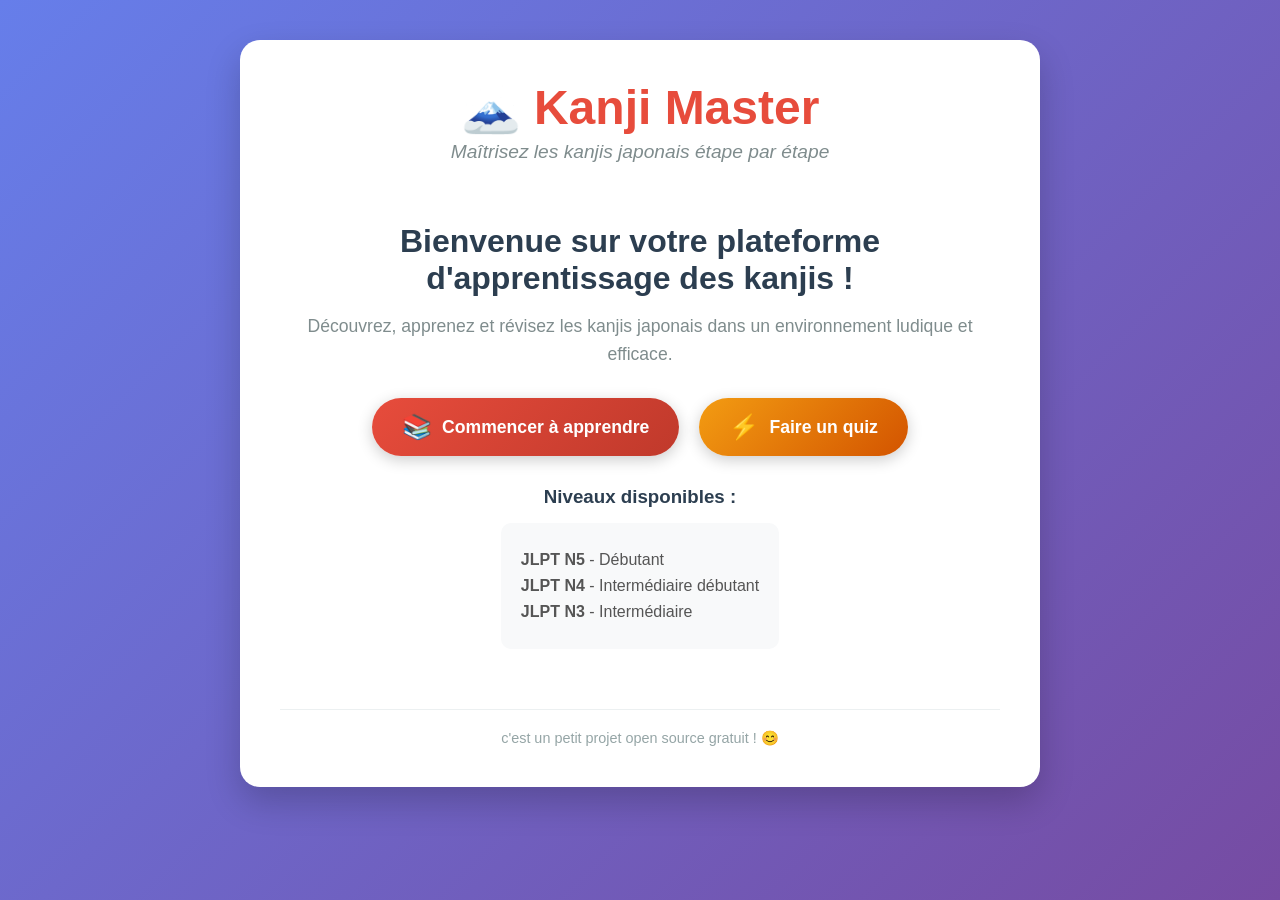
<file: index.html>
<!DOCTYPE html>
<html lang="fr">
<head>
    <meta charset="UTF-8">
    <meta name="viewport" content="width=device-width, initial-scale=1.0">
    <title>Apprenez les Kanjis Japonnais - Accueil</title>
    <link rel="stylesheet" href="./css/index.css">
</head>
<body>
    <div class="container">
        <!-- Header -->
        <header class="main-header">
            <div class="logo">
                <h1>🗻 Kanji Master</h1>
                <p class="tagline">Maîtrisez les kanjis japonais étape par étape</p>
            </div>
        </header>

        <!-- Hero Section -->
        <section class="hero">
            <div class="hero-content">
                <h2>Bienvenue sur votre plateforme d'apprentissage des kanjis !</h2>
                <p>Découvrez, apprenez et révisez les kanjis japonais dans un environnement ludique et efficace.</p>
                
                <!-- Boutons principaux -->
                <div class="action-buttons">
                    <a href="./learn/menu.html" class="btn btn-primary">
                        <span class="btn-icon">📚</span>
                        <span>Commencer à apprendre</span>
                    </a>
                    
                    <a href="./quizz/menu.html" class="btn btn-secondary">
                        <span class="btn-icon">⚡</span>
                        <span>Faire un quiz</span>
                    </a>
                </div>

                <!-- Info niveaux -->
                <div class="levels-info">
                    <h3>Niveaux disponibles :</h3>
                    <ul>
                        <li><strong>JLPT N5</strong> - Débutant</li>
                        <li><strong>JLPT N4</strong> - Intermédiaire débutant</li>
                        <li><strong>JLPT N3</strong> - Intermédiaire</li>
                    </ul>
                </div>
            </div>
        </section>

        <!-- Simple footer -->
        <footer class="simple-footer">
            <p>c'est un petit projet open source gratuit ! 😊</p>
        </footer>
    </div>

    <script>
        // Animation des statistiques au chargement
        document.addEventListener('DOMContentLoaded', function() {
            const stats = document.querySelectorAll('.stat-number');
            
            stats.forEach(stat => {
                const target = parseInt(stat.getAttribute('data-target'));
                let current = 0;
                const increment = Math.ceil(target / 50);
                
                const updateCount = () => {
                    current += increment;
                    if (current < target) {
                        stat.textContent = current;
                        requestAnimationFrame(updateCount);
                    } else {
                        stat.textContent = target + '+';
                    }
                };
                
                updateCount();
            });

            // Effet de parallaxe subtil sur le background
            document.addEventListener('mousemove', (e) => {
                const x = e.clientX / window.innerWidth;
                const y = e.clientY / window.innerHeight;
                document.body.style.backgroundPosition = `${x * 10}px ${y * 10}px`;
            });

            // Animation des boutons au survol
            const buttons = document.querySelectorAll('.action-buttons .btn');
            buttons.forEach(button => {
                button.addEventListener('mouseenter', function() {
                    this.style.transform = 'translateY(-5px)';
                    this.style.transition = 'transform 0.3s ease';
                });
                
                button.addEventListener('mouseleave', function() {
                    this.style.transform = 'translateY(0)';
                });
            });
        });

    </script>
</body>
</html>
</file>
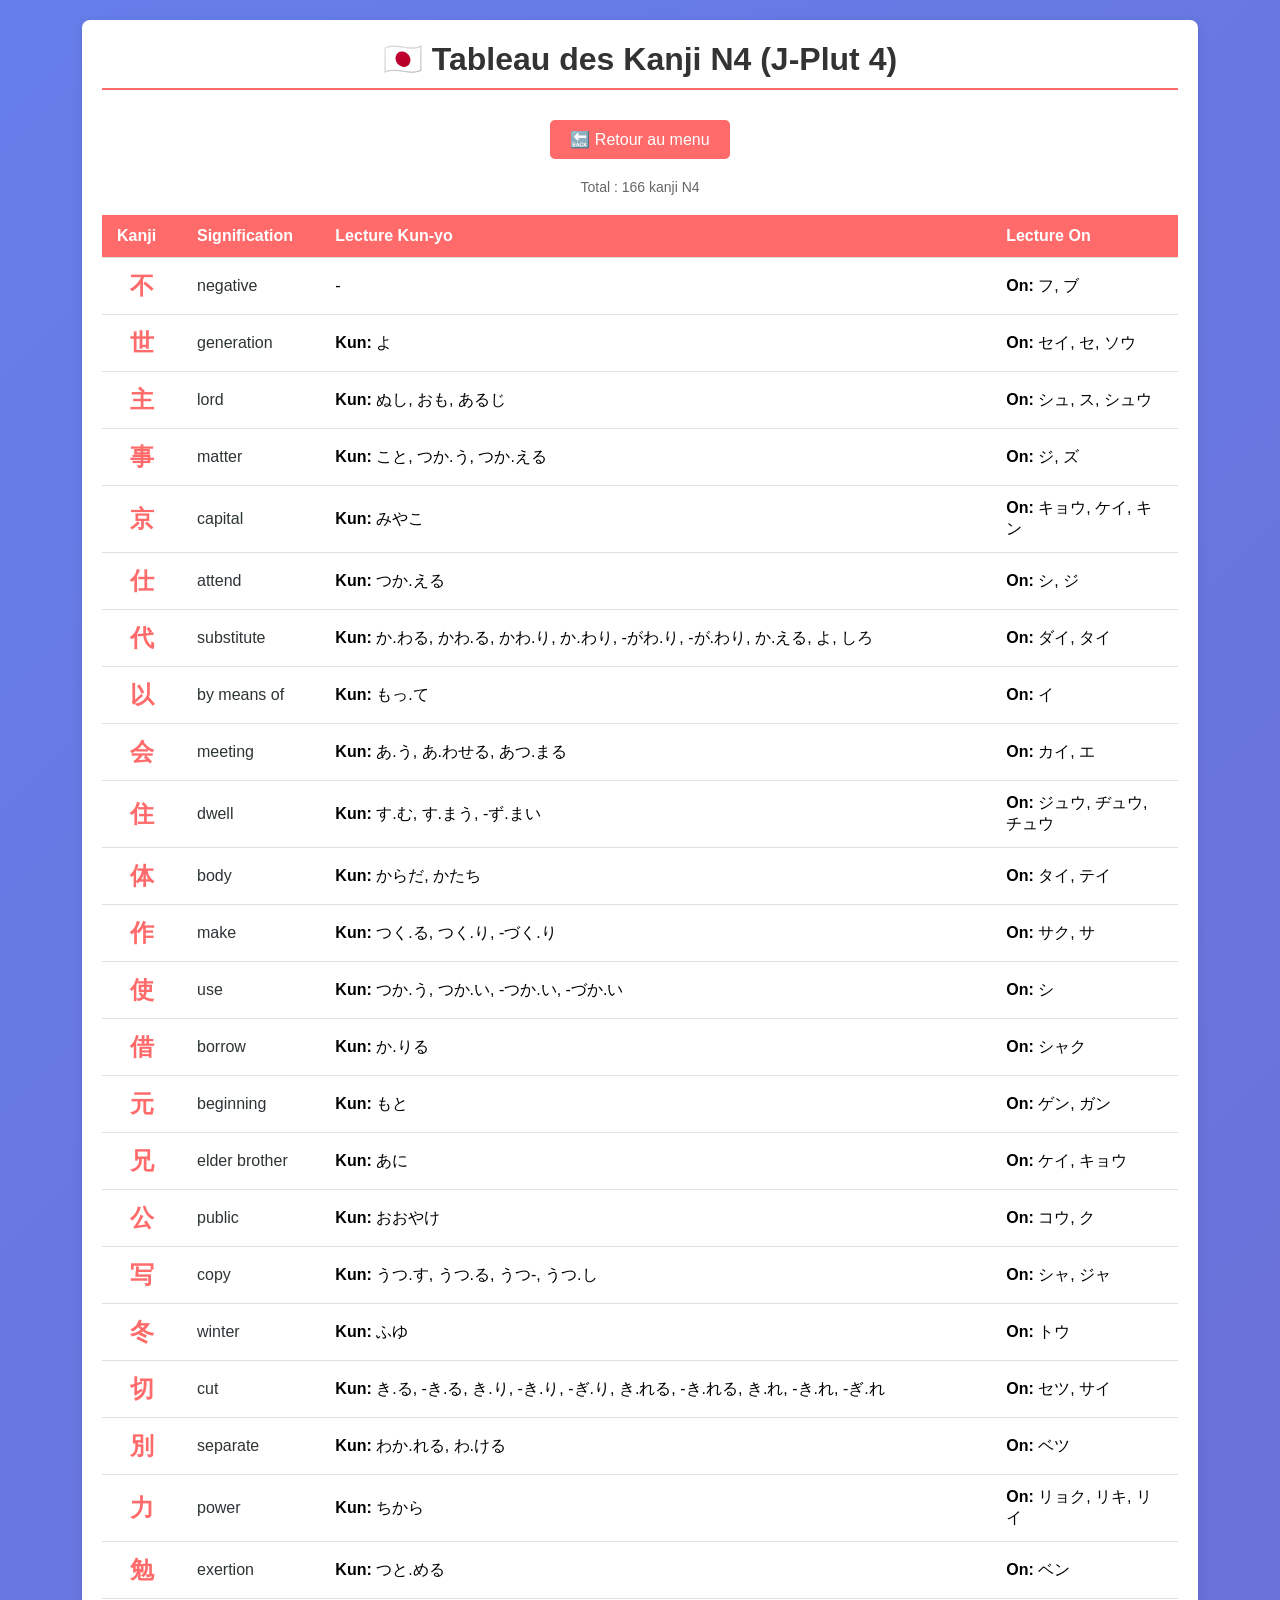
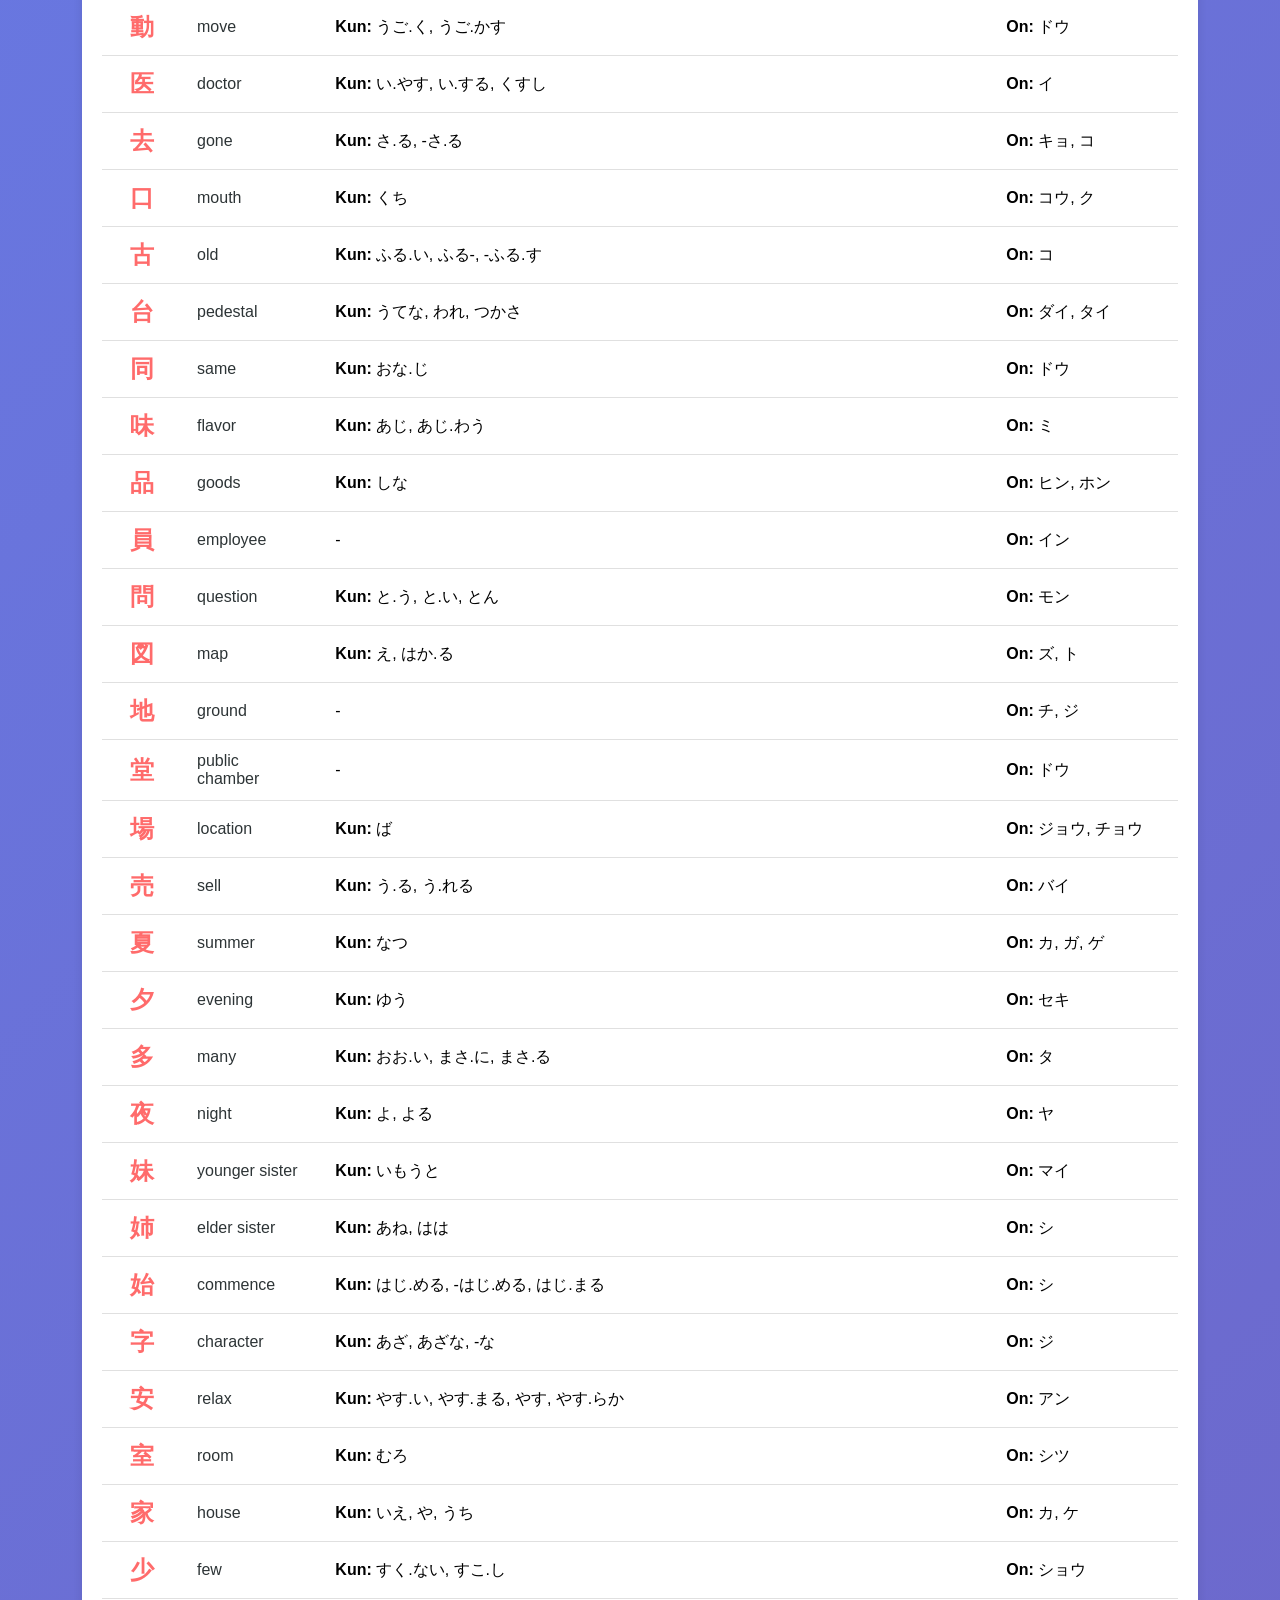
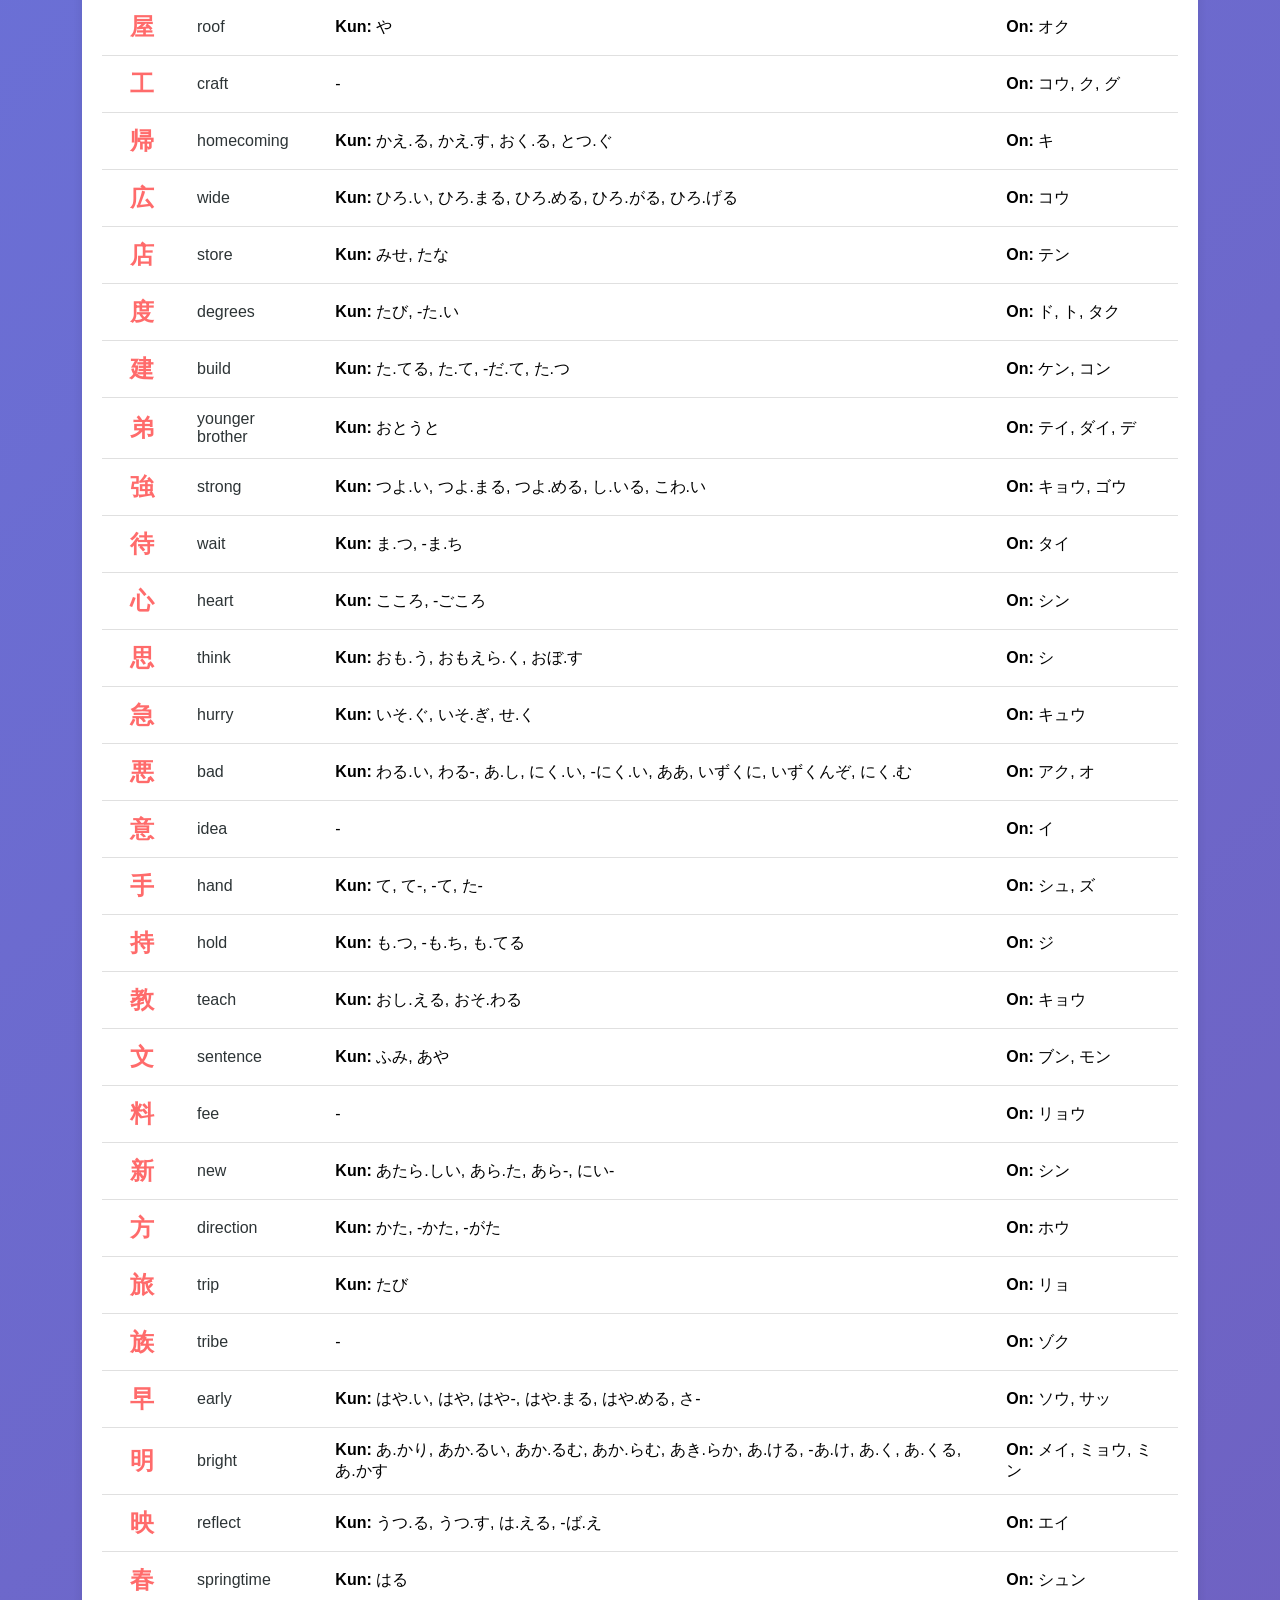
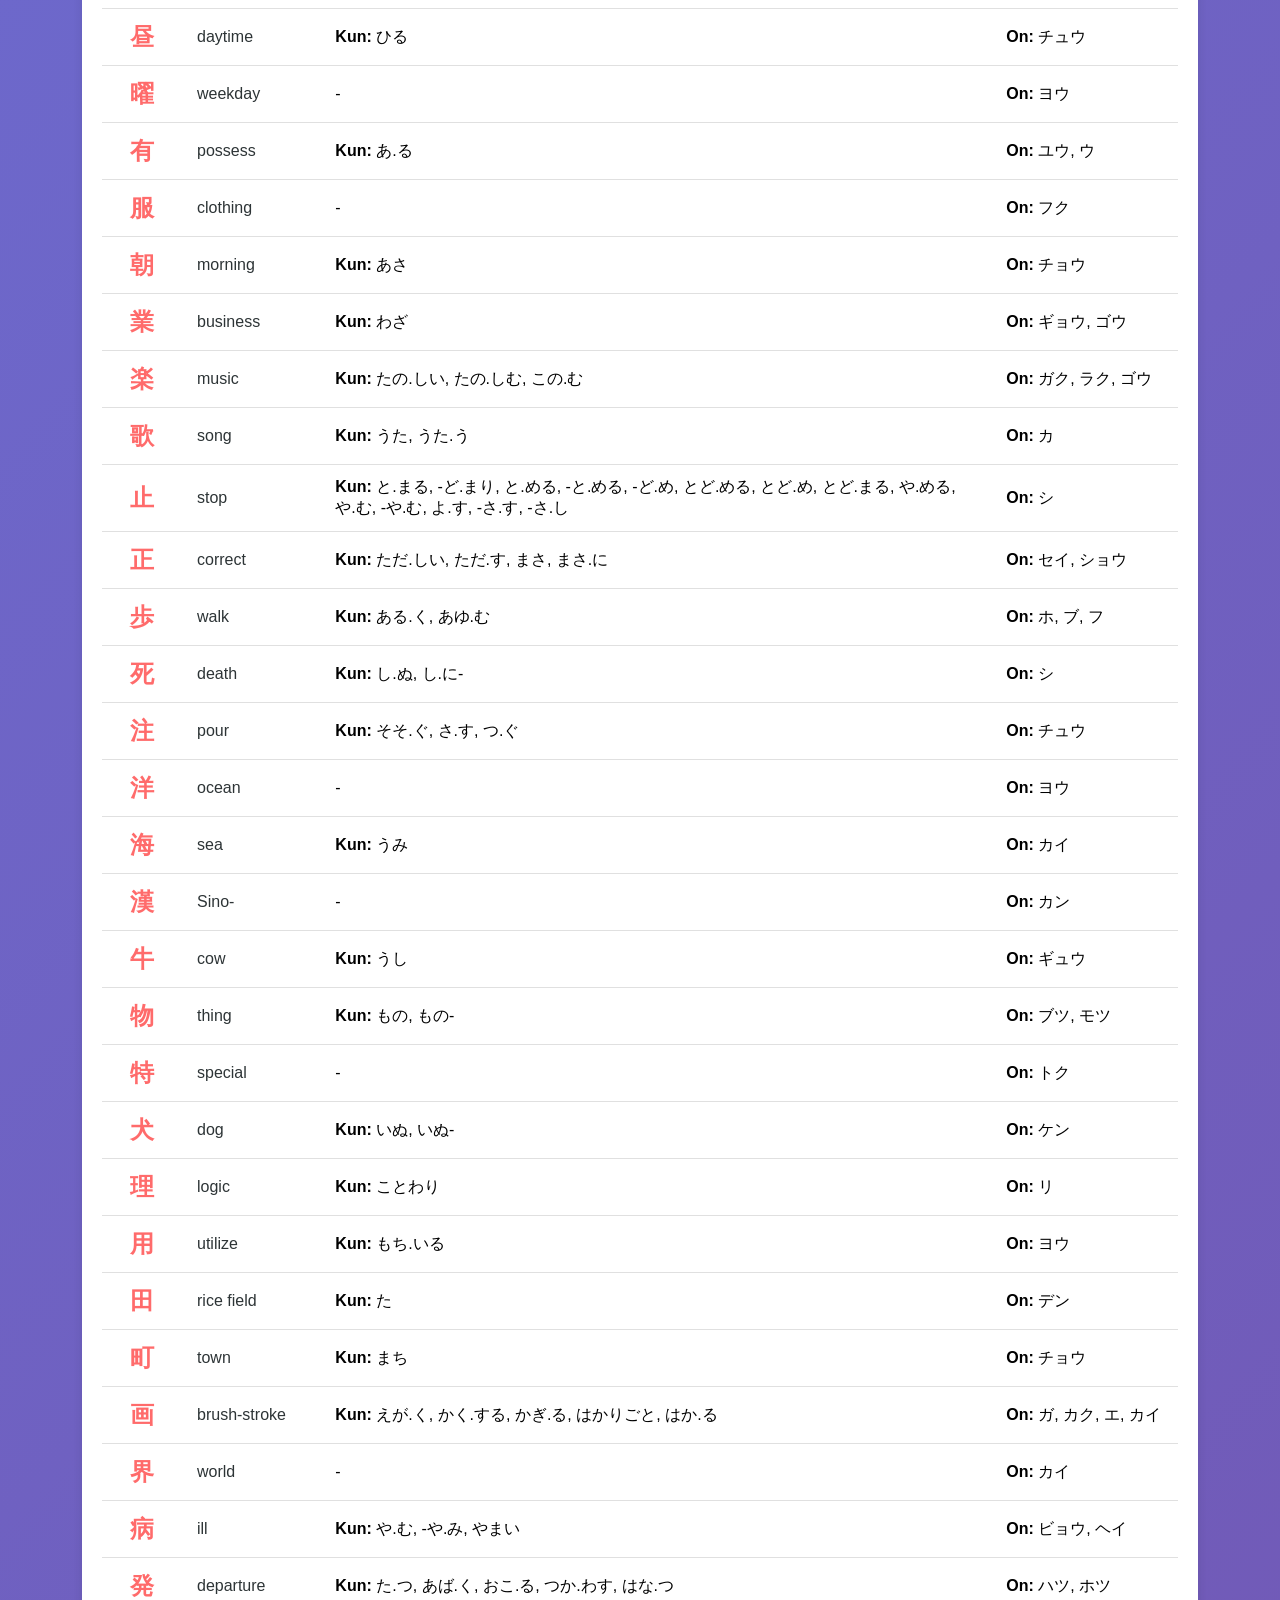
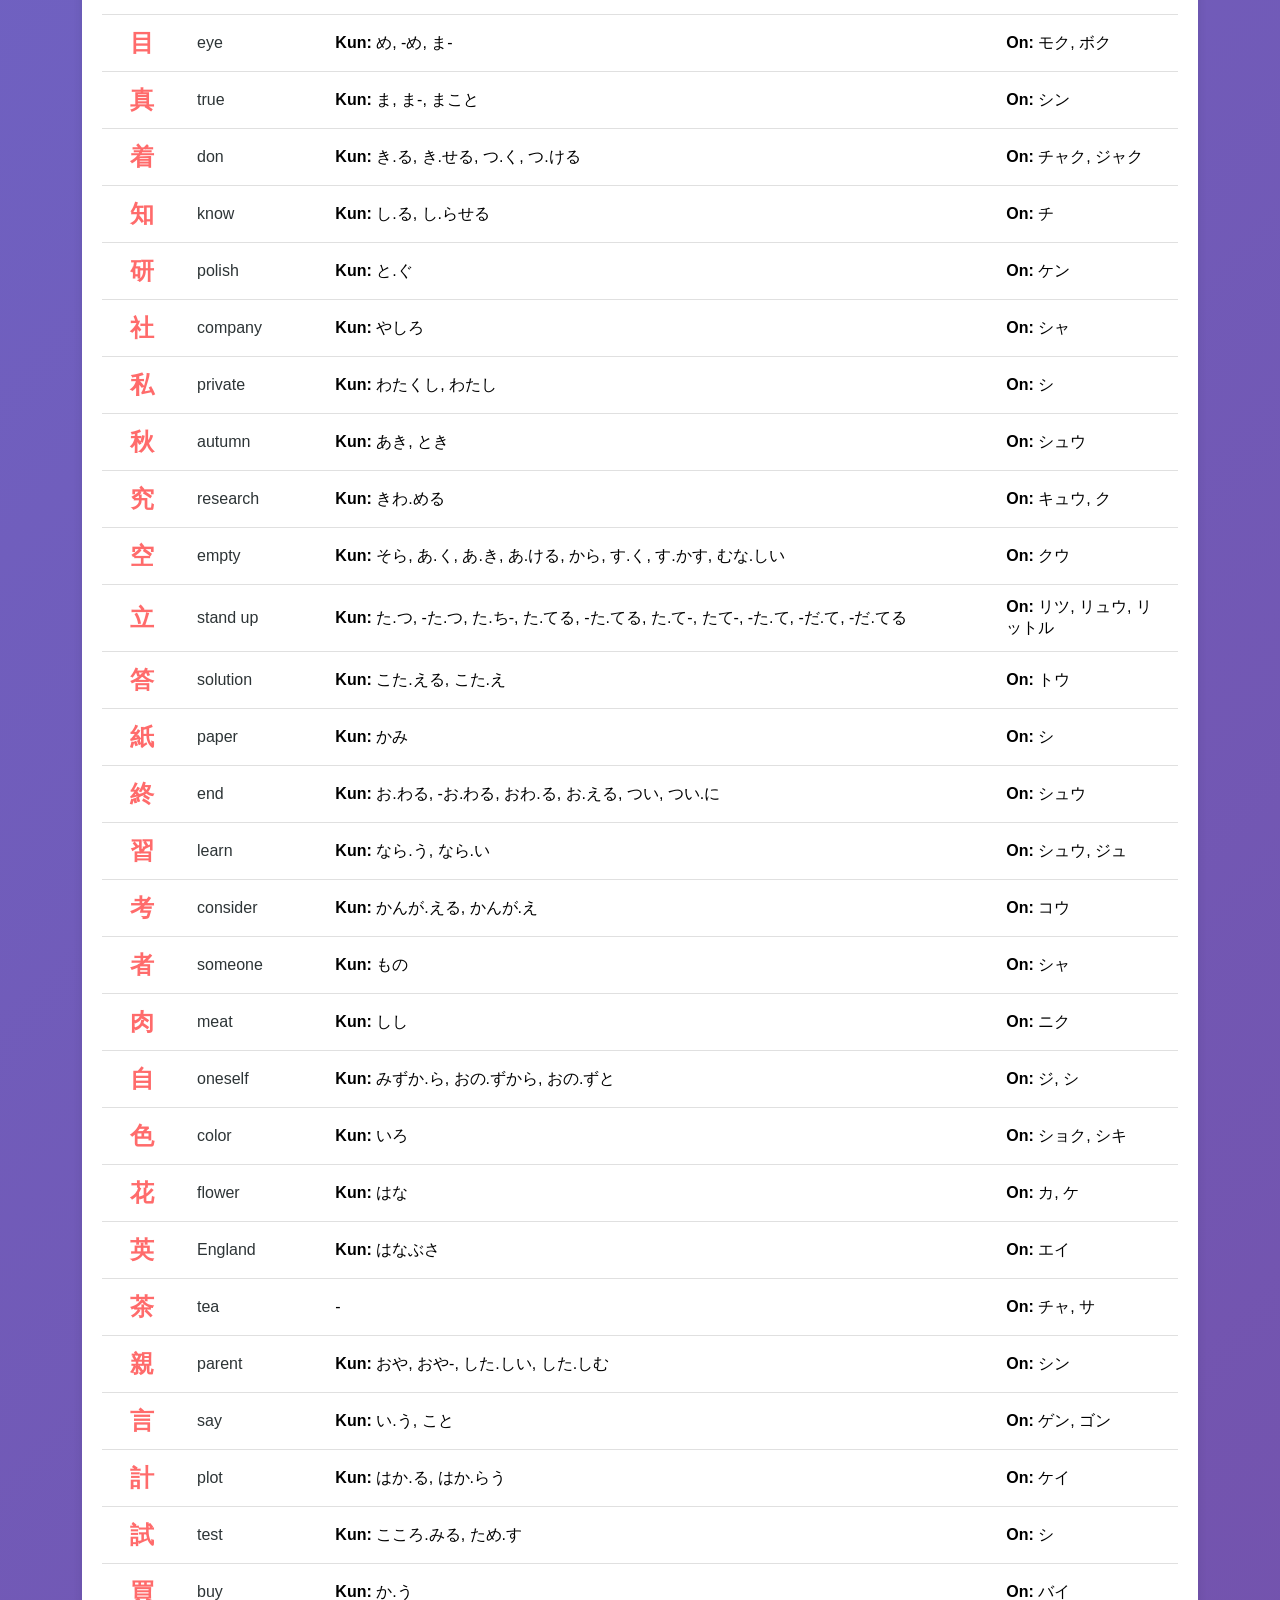
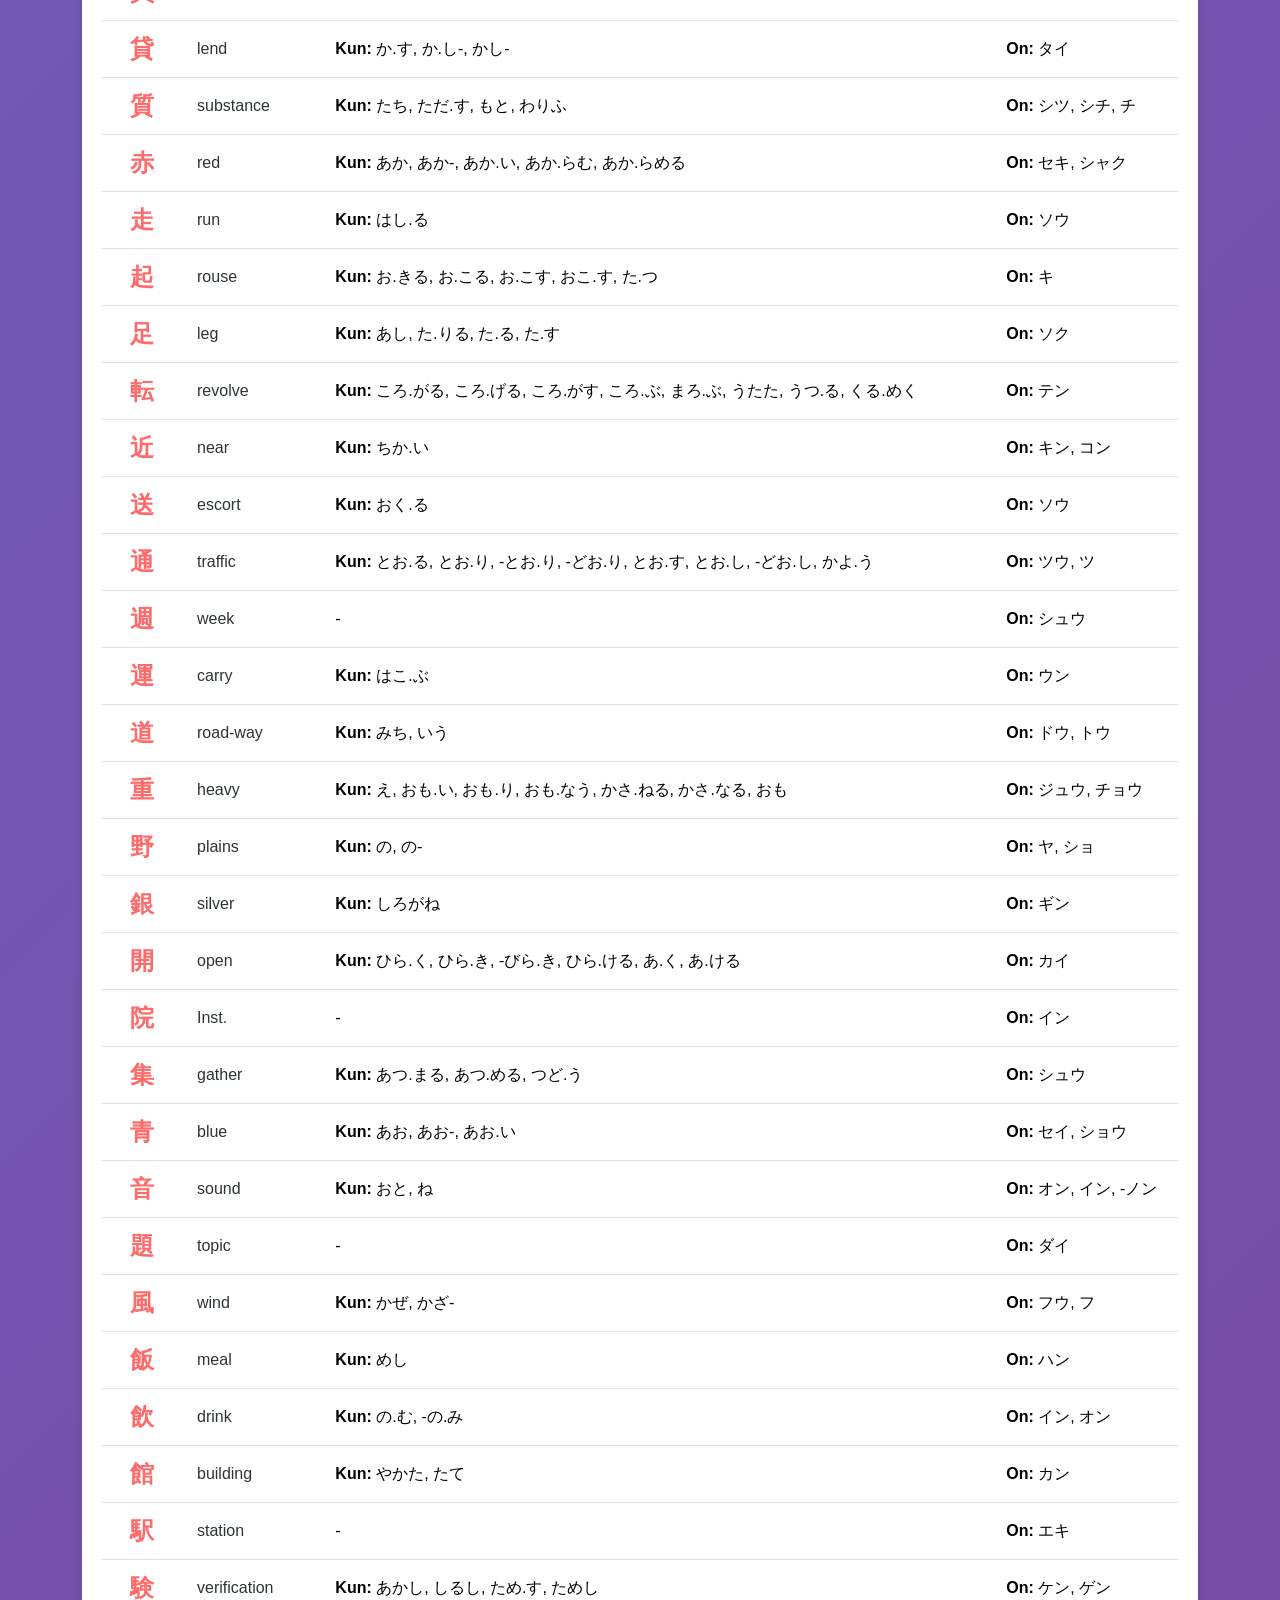
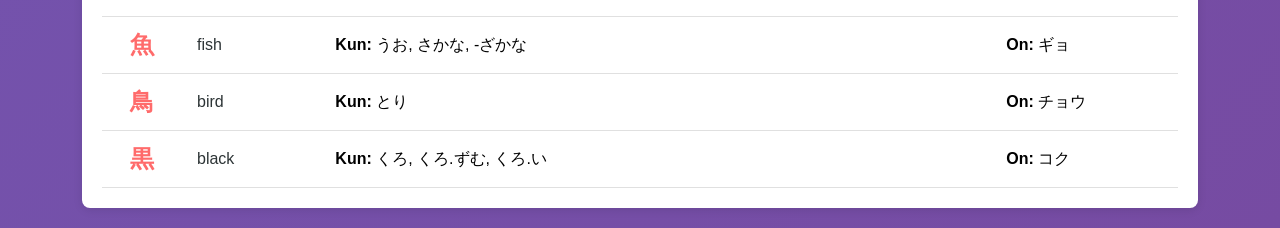
<file: learn/jplt4.html>
<!DOCTYPE html>
<html lang="fr">
<head>
    <meta charset="UTF-8">
    <meta name="viewport" content="width=device-width, initial-scale=1.0">
    <title>Affichage Kanji N4 - J-Plut 4</title>
    <link rel="stylesheet" href="../css/index.css">
    <link rel="stylesheet" href="../css/learn.css">
</head>
<body>
    <div class="container">
        <h1>🇯🇵 Tableau des Kanji N4 (J-Plut 4)</h1>
        
        <a href="menu.html" class="back-button">🔙 Retour au menu</a>
        
        <div id="loading" class="loading">Chargement des données...</div>
        
        <div id="error" style="display: none;" class="error"></div>
        
        <div class="table-container" style="display: none;">
            <div id="stats" class="stats"></div>
            <table id="kanji-table">
                <thead>
                    <tr>
                        <th>Kanji</th>
                        <th>Signification</th>
                        <th>Lecture Kun-yo</th>
                        <th>Lecture On</th>
                    </tr>
                </thead>
                <tbody id="table-body">
                    <!-- Les données seront chargées ici -->
                </tbody>
            </table>
        </div>
    </div>

    <script src="../util/wanakana.min.js"></script>
    <script>
        const DATA_FILE = '../data/kanjis-n4.json';

        async function loadAndDisplayKanji() {
            try {
                const response = await fetch(DATA_FILE);
                if (!response.ok) {
                    throw new Error('Erreur de chargement: ' + response.status);
                }
                
                const kanjiData = await response.json();
                
                document.getElementById('loading').style.display = 'none';
                document.querySelector('.table-container').style.display = 'block';
                
                // Afficher le nombre total de kanjis
                document.getElementById('stats').textContent = 
                    `Total : ${kanjiData.length} kanji N4`;
                
                // Remplir le tableau
                const tbody = document.getElementById('table-body');
                
                kanjiData.forEach((kanji, index) => {
                    const tr = document.createElement('tr');
                    
                    // Kanji
                    const tdKanji = document.createElement('td');
                    tdKanji.className = 'kanji-cell';
                    tdKanji.textContent = kanji.kanji;
                    tr.appendChild(tdKanji);
                    
                    // Signification
                    const tdMeaning = document.createElement('td');
                    tdMeaning.className = 'meaning-cell';
                    tdMeaning.textContent = kanji.meanings.length > 0 ? 
                        kanji.meanings[0] : '-';
                    tr.appendChild(tdMeaning);
                    
                    // Kun readings
                    const tdKun = document.createElement('td');
                    tdKun.className = 'reading-cell';
                    if (kanji.kun_readings && kanji.kun_readings.length > 0) {
                        tdKun.innerHTML = '<strong>Kun:</strong> ' + 
                            kanji.kun_readings.join(', ');
                    } else {
                        tdKun.textContent = '-';
                    }
                    tr.appendChild(tdKun);
                    
                    // On readings
                    const tdOn = document.createElement('td');
                    tdOn.className = 'reading-cell';
                    if (kanji.on_readings && kanji.on_readings.length > 0) {
                        tdOn.innerHTML = '<strong>On:</strong> ' + 
                            kanji.on_readings.join(', ');
                    } else {
                        tdOn.textContent = '-';
                    }
                    tr.appendChild(tdOn);
                    
                    tbody.appendChild(tr);
                });
                
            } catch (error) {
                console.error('Erreur:', error);
                document.getElementById('loading').style.display = 'none';
                const errorDiv = document.getElementById('error');
                errorDiv.textContent = 'Erreur: ' + error.message;
                errorDiv.style.display = 'block';
            }
        }

        // Charger les données au chargement de la page
        document.addEventListener('DOMContentLoaded', loadAndDisplayKanji);
    </script>
</body>
</html>
</file>
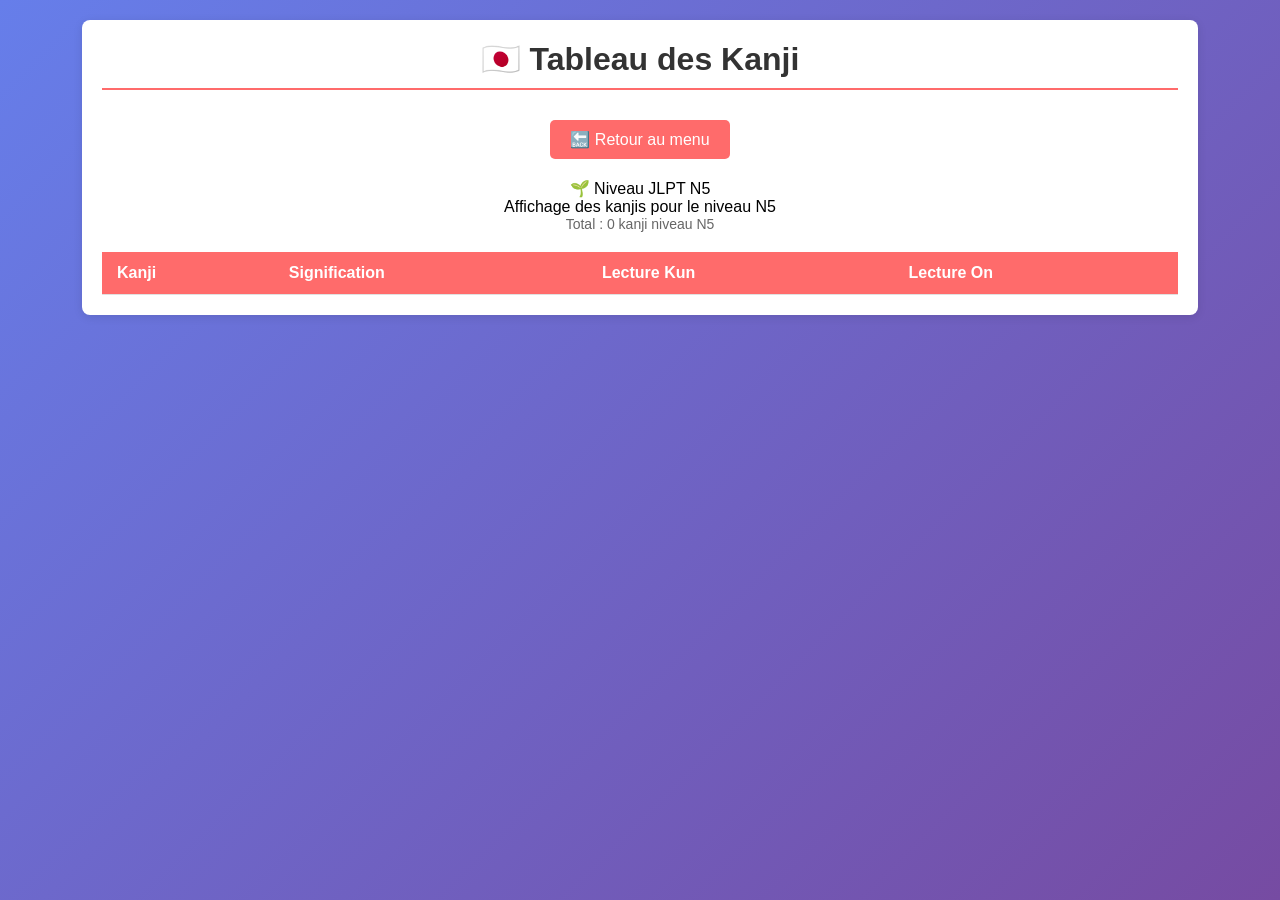
<file: learn/learn.html>
<!DOCTYPE html>
<html lang="fr">
<head>
    <meta charset="UTF-8">
    <meta name="viewport" content="width=device-width, initial-scale=1.0">
    <title>Affichage Kanji - Niveau JLPT</title>
    <link rel="stylesheet" href="../css/index.css">
    <link rel="stylesheet" href="../css/learn.css">
</head>
<body>
    <div class="container">
        <h1>🇯🇵 Tableau des Kanji</h1>
        
        <a href="menu.html" class="back-button">🔙 Retour au menu</a>
        
        <div id="loading" class="loading">Chargement des données...</div>
        
        <div id="error" style="display: none;" class="error"></div>
        
        <div id="level-info" style="display: none;" class="level-info"></div>
        
        <div class="table-container" style="display: none;">
            <div id="stats" class="stats"></div>
            <table id="kanji-table">
                <thead>
                    <tr>
                        <th>Kanji</th>
                        <th>Signification</th>
                        <th>Lecture Kun</th>
                        <th>Lecture On</th>
                    </tr>
                </thead>
                <tbody id="table-body">
                    <!-- Les données seront chargées ici -->
                </tbody>
            </table>
        </div>
    </div>

    <script>
        // Configuration des niveaux et fichiers de données correspondants
        const LEVEL_CONFIG = {
            n3: { 
                file: '../data/kanjis-n3.json', 
                title: 'Tableau des Kanji N3 (J-Plut 3)',
                icon: '🎋' 
            },
            n4: { 
                file: '../data/kanjis-n4.json', 
                title: 'Tableau des Kanji N4 (J-Plut 4)',
                icon: '🌿' 
            },
            n5: { 
                file: '../data/kanjis-n5.json', 
                title: 'Tableau des Kanji N5 (J-Plut 5)',
                icon: '🌱' 
            }
        };

        // Fonction pour obtenir le niveau à partir des paramètres URL
        function getLevelFromUrl() {
            const params = new URLSearchParams(window.location.search);
            const levelParam = params.get('level');
            
            // Convertir le paramètre en format standard
            if (levelParam) {
                const normalized = levelParam.toLowerCase();
                return normalized.replace('jlpt', '').replace('/', '');
            }
            
            // Si aucun paramètre n'est fourni, utiliser N5 par défaut
            return 'n5';
        }

        // Fonction pour mapper le niveau au fichier de données approprié
        function getLevelData(level) {
            const levelMap = {
                '3': 'n3',
                '4': 'n4',
                '5': 'n5'
            };
            
            const levelCode = levelMap[level] || 'n5';
            return LEVEL_CONFIG[levelCode];
        }

        async function loadAndDisplayKanji() {
            try {
                const level = getLevelFromUrl();
                const config = getLevelData(level);
                
                // Afficher l'info du niveau
                document.getElementById('level-info').style.display = 'block';
                document.getElementById('level-info').innerHTML = `
                    <div class="level-badge">${config.icon} Niveau JLPT ${level.toUpperCase()}</div>
                    <div class="level-description">Affichage des kanjis pour le niveau ${level.toUpperCase()}</div>
                `;
                
                // Charger les données du fichier JSON correspondant
                const response = await fetch(config.file);
                if (!response.ok) {
                    throw new Error('Erreur de chargement : ' + response.status);
                }
                
                const kanjiData = await response.json();
                
                // Filtrer par niveau JLPT
                const filteredKanji = kanjiData.filter(kanji => 
                    kanji.jlpt === parseInt(level)
                );
                
                // Afficher le nombre total de kanjis filtrés
                document.getElementById('stats').textContent = 
                    `Total : ${filteredKanji.length} kanji niveau ${level.toUpperCase()}`;
                
                document.getElementById('loading').style.display = 'none';
                document.querySelector('.table-container').style.display = 'block';
                document.getElementById('level-info').style.display = 'block';
                
                // Remplir le tableau
                const tbody = document.getElementById('table-body');
                
                filteredKanji.forEach((kanji, index) => {
                    const tr = document.createElement('tr');
                    
                    // Kanji
                    const tdKanji = document.createElement('td');
                    tdKanji.className = 'kanji-cell';
                    tdKanji.textContent = kanji.kanji;
                    tr.appendChild(tdKanji);
                    
                    // Signification (afficher toutes les significations si plusieurs)
                    const tdMeaning = document.createElement('td');
                    tdMeaning.className = 'meaning-cell';
                    if (kanji.meanings && kanji.meanings.length > 0) {
                        tdMeaning.textContent = kanji.meanings.join(', ');
                    } else {
                        tdMeaning.textContent = '-';
                    }
                    tr.appendChild(tdMeaning);
                    
                    // Kun readings
                    const tdKun = document.createElement('td');
                    tdKun.className = 'reading-cell';
                    if (kanji.kun_readings && kanji.kun_readings.length > 0) {
                        tdKun.innerHTML = '<strong>Kun:</strong> ' + 
                            kanji.kun_readings.join(', ');
                    } else {
                        tdKun.textContent = '-';
                    }
                    tr.appendChild(tdKun);
                    
                    // On readings
                    const tdOn = document.createElement('td');
                    tdOn.className = 'reading-cell';
                    if (kanji.on_readings && kanji.on_readings.length > 0) {
                        tdOn.innerHTML = '<strong>On:</strong> ' + 
                            kanji.on_readings.join(', ');
                    } else {
                        tdOn.textContent = '-';
                    }
                    tr.appendChild(tdOn);
                    
                    tbody.appendChild(tr);
                });
                
            } catch (error) {
                console.error('Erreur:', error);
                document.getElementById('loading').style.display = 'none';
                const errorDiv = document.getElementById('error');
                errorDiv.textContent = 'Erreur : ' + error.message;
                errorDiv.style.display = 'block';
            }
        }

        // Charger les données au chargement de la page
        document.addEventListener('DOMContentLoaded', loadAndDisplayKanji);
    </script>
</body>
</html>
</file>
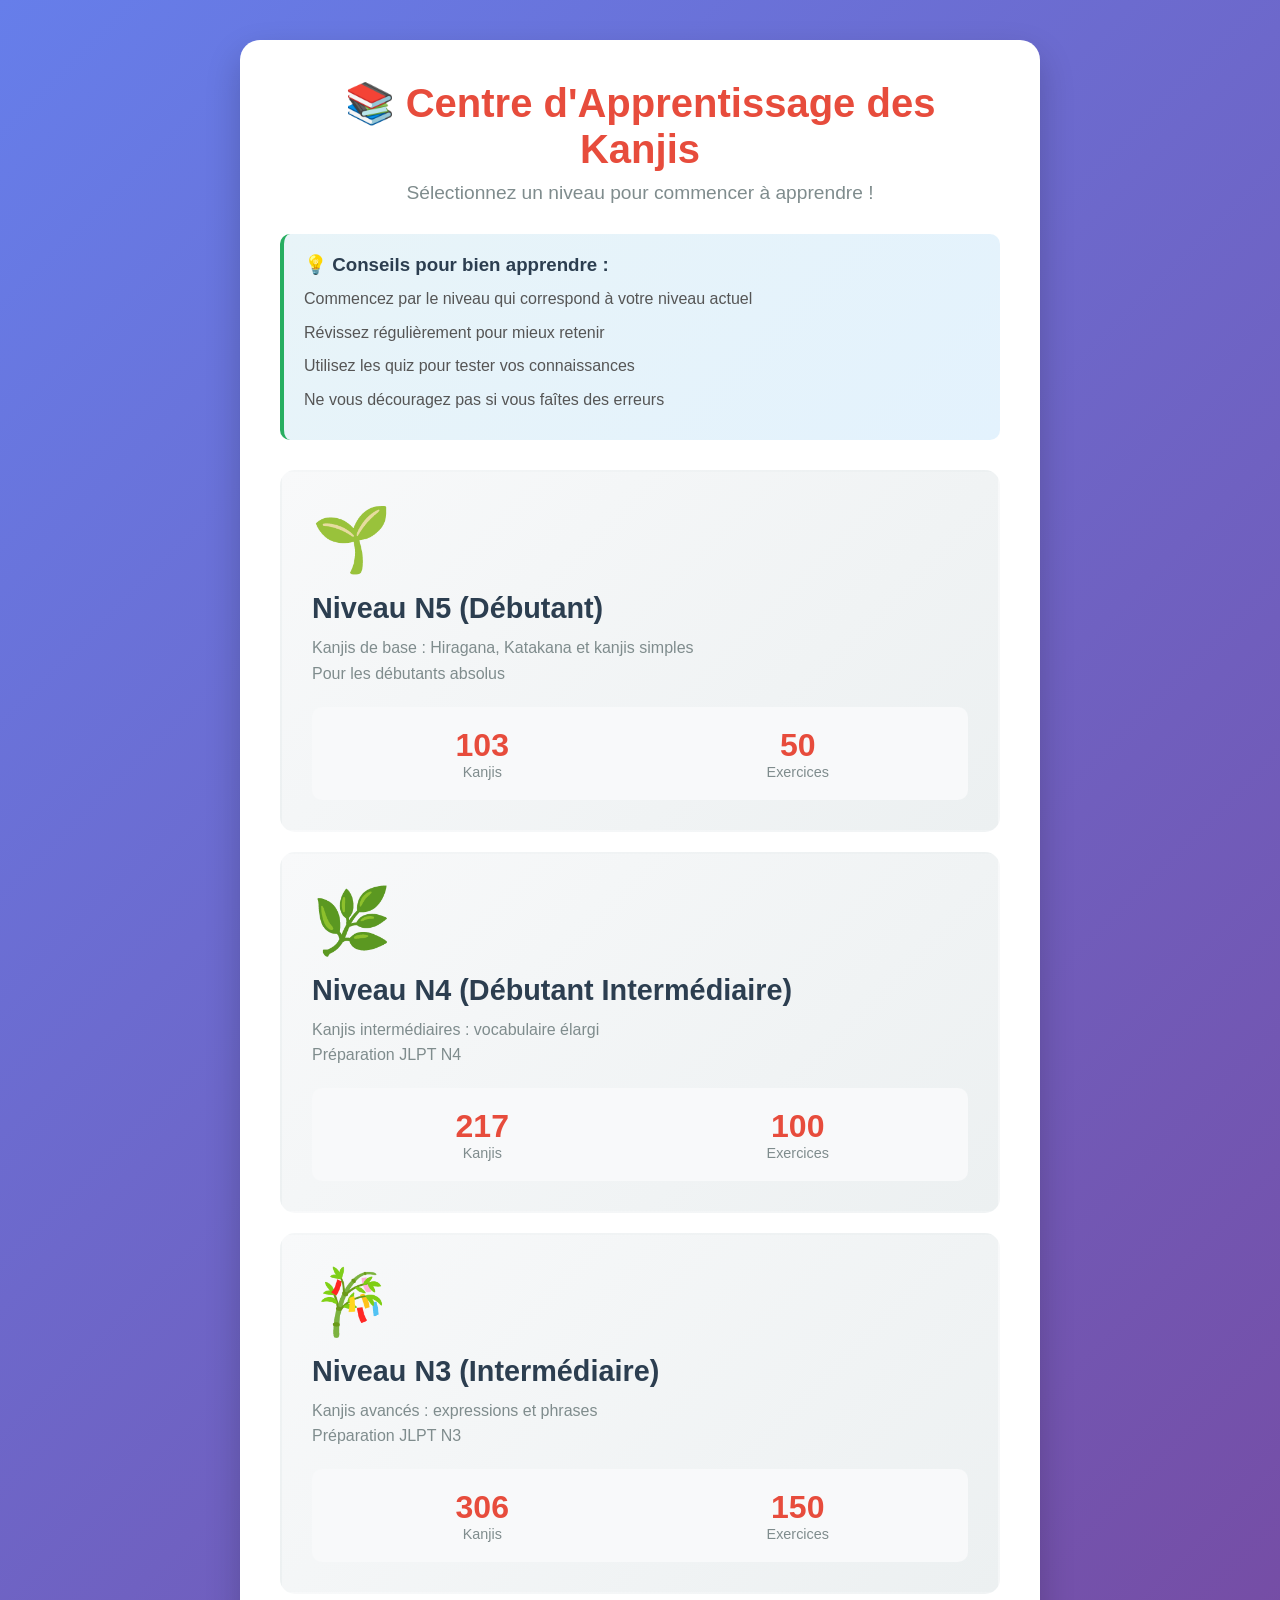
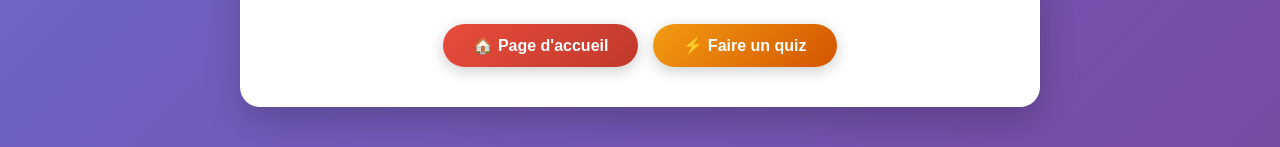
<file: learn/menu.html>
<!DOCTYPE html>
<html lang="fr">
<head>
    <meta charset="UTF-8">
    <meta name="viewport" content="width=device-width, initial-scale=1.0">
    <title>Apprendre les Kanjis - Niveau JLPT N5</title>
    <link rel="stylesheet" href="../css/index.css">
    <link rel="stylesheet" href="../css/menulearn.css">
</head>
<body>
    <div class="learn-container">
        <!-- Header -->
        <header class="learn-header">
            <h1>📚 Centre d'Apprentissage des Kanjis</h1>
            <p>Sélectionnez un niveau pour commencer à apprendre !</p>
        </header>

        <!-- Info box conseils -->
        <div class="info-box">
            <h3>💡 Conseils pour bien apprendre :</h3>
            <ul>
                <li>Commencez par le niveau qui correspond à votre niveau actuel</li>
                <li>Révissez régulièrement pour mieux retenir</li>
                <li>Utilisez les quiz pour tester vos connaissances</li>
                <li>Ne vous découragez pas si vous faîtes des erreurs</li>
            </ul>
        </div>

        <!-- Grille de niveaux -->
        <div class="level-grid">
            <!-- Niveau N5 -->
            <a href="../learn/learn.html?level=5" class="level-card">
                <span class="level-icon">🌱</span>
                <h2>Niveau N5 (Débutant)</h2>
                <p>Kanjis de base : Hiragana, Katakana et kanjis simples<br>Pour les débutants absolus</p>
                
                <!-- Statistiques simulées -->
                <div class="level-stats">
                    <div class="stat-item">
                        <div class="stat-value">103</div>
                        <div class="stat-label">Kanjis</div>
                    </div>
                    <div class="stat-item">
                        <div class="stat-value">50</div>
                        <div class="stat-label">Exercices</div>
                    </div>
                </div>
            </a>

            <!-- Niveau N4 -->
            <a href="../learn/learn.html?level=4" class="level-card">
                <span class="level-icon">🌿</span>
                <h2>Niveau N4 (Débutant Intermédiaire)</h2>
                <p>Kanjis intermédiaires : vocabulaire élargi<br>Préparation JLPT N4</p>
                
                <!-- Statistiques simulées -->
                <div class="level-stats">
                    <div class="stat-item">
                        <div class="stat-value">217</div>
                        <div class="stat-label">Kanjis</div>
                    </div>
                    <div class="stat-item">
                        <div class="stat-value">100</div>
                        <div class="stat-label">Exercices</div>
                    </div>
                </div>
            </a>

            <!-- Niveau N3 -->
            <a href="../learn/learn.html?level=3" class="level-card">
                <span class="level-icon">🎋</span>
                <h2>Niveau N3 (Intermédiaire)</h2>
                <p>Kanjis avancés : expressions et phrases<br>Préparation JLPT N3</p>
                
                <!-- Statistiques simulées -->
                <div class="level-stats">
                    <div class="stat-item">
                        <div class="stat-value">306</div>
                        <div class="stat-label">Kanjis</div>
                    </div>
                    <div class="stat-item">
                        <div class="stat-value">150</div>
                        <div class="stat-label">Exercices</div>
                    </div>
                </div>
            </a>
        </div>

        <!-- Boutons de navigation -->
        <nav class="nav-buttons">
            <a href="../index.html" class="btn-back btn-home btn-nav">🏠 Page d'accueil</a>
            <a href="../quizz/menu.html" class="btn-back btn-learn btn-nav">⚡ Faire un quiz</a>
        </nav>
    </div>

</body>
</html>
</file>
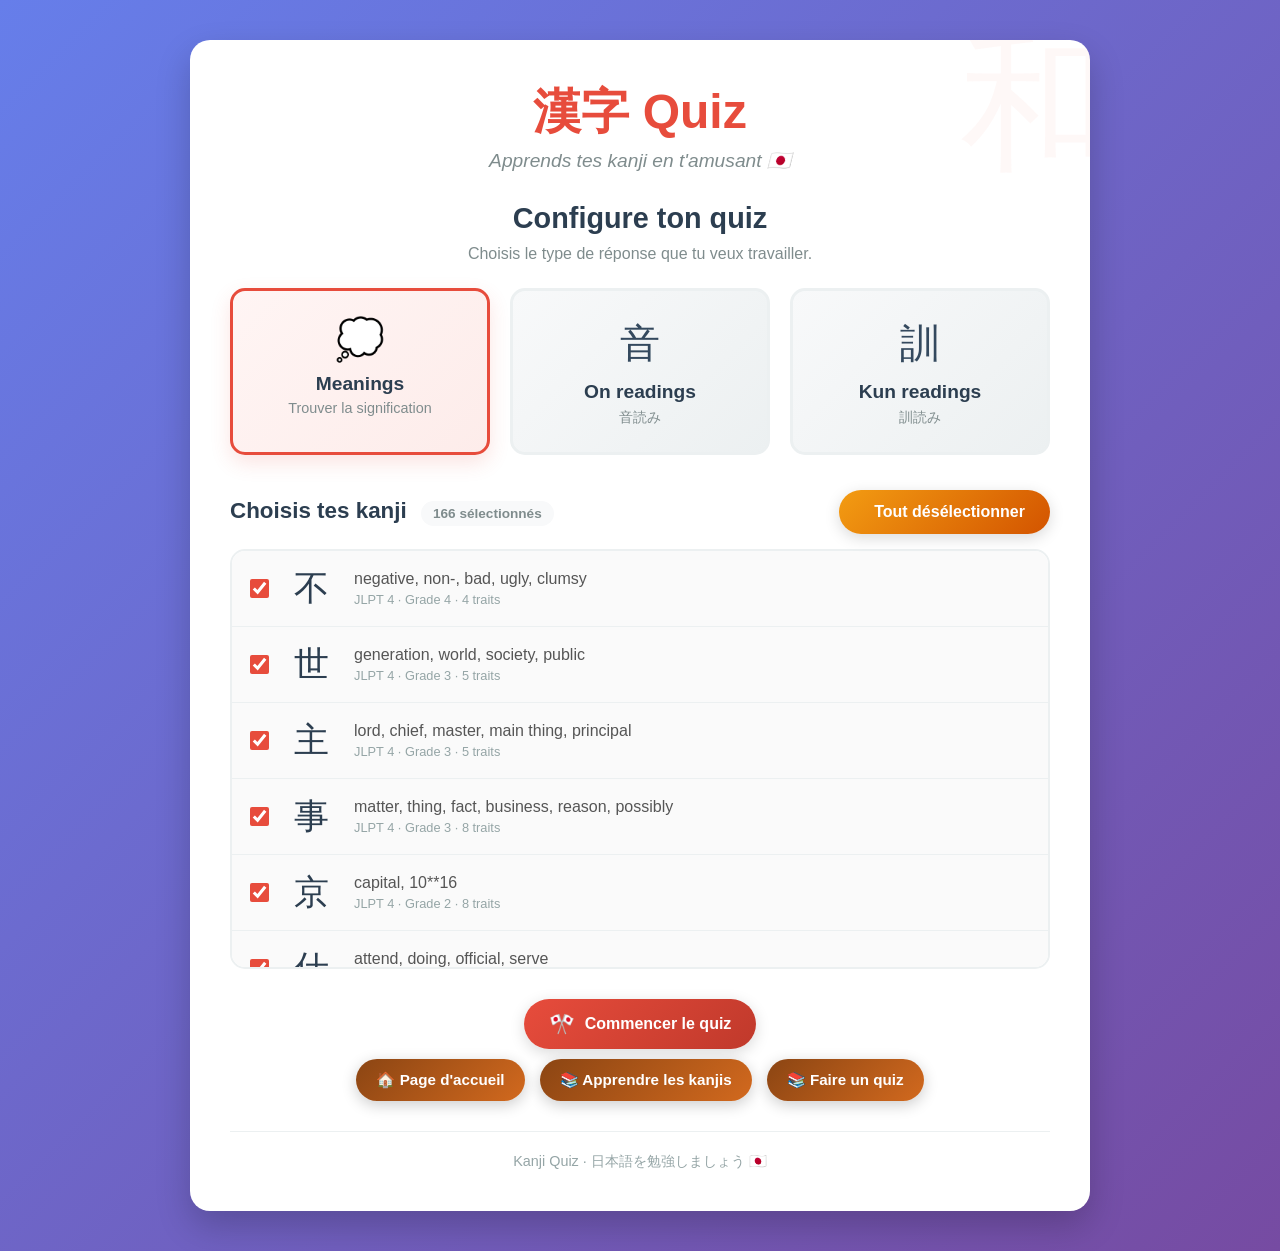
<file: quizz/jplt4.html>
<!DOCTYPE html>
<html lang="fr">

<head>
    <meta charset="UTF-8">
    <meta name="viewport" content="width=device-width, initial-scale=1.0">

    <title>Kanji Quiz</title>
    <link rel="stylesheet" href="../css/index.css">
    <link rel="stylesheet" href="../css/quizz.css">
    <script src="../util/wanakana.min.js"></script>
</head>


<body>

<div class="container">

    <!-- =====================================================
         HEADER
    ====================================================== -->

    <header class="main-header">

        <div class="logo">

            <h1>漢字 Quiz</h1>

        </div>

        <p class="tagline">
            Apprends tes kanji en t'amusant 🇯🇵
        </p>

    </header>


    <!-- =====================================================
         LOADING
    ====================================================== -->

    <div
        id="loading"
        class="panel"
    >

        <span class="loading-icon">
            ⛩️
        </span>

        Chargement des kanji...

    </div>


    <!-- =====================================================
         ERROR
    ====================================================== -->

    <div
        id="errorMessage"
        class="hidden"
    ></div>


    <!-- =====================================================
         CONFIGURATION
    ====================================================== -->

    <section
        id="configScreen"
        class="hidden"
    >

        <h2 class="section-title">
            Configure ton quiz
        </h2>

        <p class="section-description">
            Choisis le type de réponse que tu veux travailler.
        </p>


        <!-- MODES -->

        <div class="mode-container">

            <label class="mode-option selected">

                <input
                    type="radio"
                    name="quizMode"
                    value="meanings"
                    checked
                >

                <span class="mode-icon">
                    💭
                </span>

                <div class="mode-title">
                    Meanings
                </div>

                <div class="mode-description">
                    Trouver la signification
                </div>

            </label>


            <label class="mode-option">

                <input
                    type="radio"
                    name="quizMode"
                    value="on_readings"
                >

                <span class="mode-icon">
                    音
                </span>

                <div class="mode-title">
                    On readings
                </div>

                <div class="mode-description">
                    音読み
                </div>

            </label>


            <label class="mode-option">

                <input
                    type="radio"
                    name="quizMode"
                    value="kun_readings"
                >

                <span class="mode-icon">
                    訓
                </span>

                <div class="mode-title">
                    Kun readings
                </div>

                <div class="mode-description">
                    訓読み
                </div>

            </label>

        </div>


        <!-- SELECTION KANJI -->

        <div class="selection-section">

            <div class="selection-header">

                <h3 class="selection-title">

                    Choisis tes kanji

                    <span
                        id="selectedCount"
                        class="selected-count"
                    >
                        0 sélectionnés
                    </span>

                </h3>


                <button
                    id="selectAllBtn"
                    class="btn btn-secondary"
                    type="button"
                >

                    <span class="btn-icon">
                        ☑️
                    </span>

                    Tout désélectionner

                </button>

            </div>


            <div
                id="kanjiList"
                class="kanji-list"
            ></div>

        </div>


        <!-- START -->

        <div class="action-buttons">

            <button
                id="startQuizBtn"
                class="btn btn-primary"
                type="button"
            >

                <span class="btn-icon">
                    🎌
                </span>

                Commencer le quiz

            </button>

        </div>

    </section>


    <!-- =====================================================
         QUIZ
    ====================================================== -->

    <section
        id="quizScreen"
        class="hidden"
    >

        <div class="quiz-header">

            <div class="progress-container">

                <div
                    id="progress"
                    class="progress-text"
                >
                    Question 1 / 10
                </div>

                <div class="progress-bar">

                    <div
                        id="progressFill"
                        class="progress-fill"
                        style="width: 0%"
                    ></div>

                </div>

            </div>


            <div
                id="score"
                class="score"
            >
                Score : 0
            </div>

        </div>


        <div class="question">

            <div class="question-label">
                Quel est ce kanji ?
            </div>


            <div
                id="questionKanji"
                class="question-kanji"
            >
                一
            </div>


            <div
                id="questionText"
                class="question-text"
            >
                Quelle est la signification de ce kanji ?
            </div>


            <input
                id="answerInput"
                class="answer-input"
                type="text"
                autocomplete="off"
                placeholder="Écris ta réponse..."
            >


            <div class="quiz-actions">

                <button
                    id="submitAnswerBtn"
                    class="btn btn-primary"
                    type="button"
                >

                    ✓ Valider

                </button>


                <button
                    id="nextQuestionBtn"
                    class="btn btn-green hidden"
                    type="button"
                >

                    Question suivante →

                </button>

            </div>


            <div
                id="result"
                class="result hidden"
            ></div>

        </div>

    </section>


    <!-- =====================================================
         FINAL
    ====================================================== -->

    <section
        id="finalScreen"
        class="hidden"
    >

        <div class="final-score">

            <div class="final-icon">
                🎉
            </div>


            <h2>
                Quiz terminé !
            </h2>


            <div
                id="finalScoreNumber"
                class="final-score-number"
            >
                0 / 0
            </div>


            <div
                id="finalMessage"
                class="final-message"
            >
                Bravo !
            </div>


            <button
                id="restartBtn"
                class="btn btn-primary"
                type="button"
            >

                ↻ Recommencer

            </button>

        </div>

    </section>
    
        <!-- Boutons de navigation -->
        <nav class="nav-buttons">
            <a href="../index.html" class="btn-back btn-home btn-nav">🏠 Page d'accueil</a>
            <a href="../learn/menu.html" class="btn-back btn-learn btn-nav">📚 Apprendre les kanjis</a>
            <a href="../quizz/menu.html" class="btn-back btn-learn btn-nav">📚 Faire un quiz</a>
        </nav>
    <footer class="simple-footer">

        Kanji Quiz · 日本語を勉強しましょう 🇯🇵

    </footer>

</div>



<script>

/* =========================================================
   CONFIGURATION
========================================================= */

const DATA_URL =
    "../data/kanjis-n4.json";


/* =========================================================
   DONNÉES
========================================================= */

let KANJI_DATA = [];


/* =========================================================
   VARIABLES DU QUIZ
========================================================= */

let currentMode = "meanings";

const wanakana = window.wanakana;

let selectedKanji = [];

let quizQuestions = [];

let currentQuestionIndex = 0;

let score = 0;

let answerValidated = false;


/* =========================================================
   ELEMENTS HTML
========================================================= */

const loading =
    document.getElementById("loading");

const errorMessage =
    document.getElementById("errorMessage");

const configScreen =
    document.getElementById("configScreen");

const quizScreen =
    document.getElementById("quizScreen");

const finalScreen =
    document.getElementById("finalScreen");

const kanjiList =
    document.getElementById("kanjiList");

const selectAllBtn =
    document.getElementById("selectAllBtn");

const selectedCount =
    document.getElementById("selectedCount");

const startQuizBtn =
    document.getElementById("startQuizBtn");

const questionKanji =
    document.getElementById("questionKanji");

const questionText =
    document.getElementById("questionText");

const answerInput =
    document.getElementById("answerInput");

const submitAnswerBtn =
    document.getElementById("submitAnswerBtn");

const nextQuestionBtn =
    document.getElementById("nextQuestionBtn");

const result =
    document.getElementById("result");

const progress =
    document.getElementById("progress");

const progressFill =
    document.getElementById("progressFill");

const scoreElement =
    document.getElementById("score");

const finalScoreNumber =
    document.getElementById("finalScoreNumber");

const finalMessage =
    document.getElementById("finalMessage");

const restartBtn =
    document.getElementById("restartBtn");


/* =========================================================
   CHARGEMENT JSON
========================================================= */

async function loadKanjiData() {

    try {

        loading.classList.remove("hidden");

        const response =
            await fetch(DATA_URL);


        if (!response.ok) {

            throw new Error(
                `Erreur HTTP ${response.status}`
            );

        }


        const data =
            await response.json();


        if (!Array.isArray(data)) {

            throw new Error(
                "Le fichier JSON doit contenir un tableau."
            );

        }


        KANJI_DATA = data;


        renderKanjiList();

        updateSelectAllButton();

        updateSelectedCount();


        loading.classList.add("hidden");

        configScreen.classList.remove(
            "hidden"
        );


    } catch (error) {

        console.error(error);


        loading.classList.add(
            "hidden"
        );


        errorMessage.classList.remove(
            "hidden"
        );


        errorMessage.innerHTML = `

            <strong>
                ❌ Impossible de charger les kanji
            </strong>

            <br><br>

            ${escapeHtml(error.message)}

            <br><br>

            Fichier recherché :

            <code>
                ${escapeHtml(DATA_URL)}
            </code>

        `;

    }

}


/* =========================================================
   AFFICHER LA LISTE DES KANJI
========================================================= */

function renderKanjiList() {

    kanjiList.innerHTML = "";


    KANJI_DATA.forEach(
        (kanji, index) => {

            const row =
                document.createElement(
                    "label"
                );


            row.className =
                "kanji-row";


            row.innerHTML = `

                <input
                    type="checkbox"
                    class="kanji-checkbox"
                    data-index="${index}"
                    checked
                >

                <div class="kanji-character">

                    ${escapeHtml(
                        kanji.kanji
                    )}

                </div>

                <div class="kanji-info">

                    <div class="kanji-meaning">

                        ${escapeHtml(
                            (
                                kanji.meanings ||
                                []
                            ).join(", ")
                        )}

                    </div>

                    <div class="kanji-meta">

                        JLPT
                        ${kanji.jlpt ?? "-"}

                        ·

                        Grade
                        ${kanji.grade ?? "-"}

                        ·

                        ${kanji.stroke_count ?? "-"}
                        traits

                    </div>

                </div>

            `;


            kanjiList.appendChild(row);

        }
    );


    document
        .querySelectorAll(
            ".kanji-checkbox"
        )
        .forEach(checkbox => {

            checkbox.addEventListener(
                "change",
                () => {

                    updateSelectAllButton();

                    updateSelectedCount();

                }
            );

        });

}


/* =========================================================
   MODE
========================================================= */

function setupModeSelection() {

    const modeOptions =
        document.querySelectorAll(
            ".mode-option"
        );


    const modeInputs =
        document.querySelectorAll(
            'input[name="quizMode"]'
        );


    modeInputs.forEach(input => {

        input.addEventListener(
            "change",
            () => {

                currentMode =
                    input.value;


                modeOptions.forEach(
                    option => {

                        option.classList.remove(
                            "selected"
                        );

                    }
                );


                input
                    .closest(
                        ".mode-option"
                    )
                    .classList.add(
                        "selected"
                    );

            }
        );

    });

}


/* =========================================================
   TOUT SELECTIONNER
========================================================= */

selectAllBtn.addEventListener(
    "click",
    () => {

        const checkboxes =
            [
                ...document.querySelectorAll(
                    ".kanji-checkbox"
                )
            ];


        if (checkboxes.length === 0) {
            return;
        }


        const allSelected =
            checkboxes.every(
                checkbox =>
                    checkbox.checked
            );


        /*
            Si tout est déjà sélectionné :
            on désélectionne tout.

            Sinon :
            on sélectionne tout.
        */

        checkboxes.forEach(
            checkbox => {

                checkbox.checked =
                    !allSelected;

            }
        );


        updateSelectAllButton();

        updateSelectedCount();

    }
);


/* =========================================================
   TEXTE DU BOUTON SELECT ALL
========================================================= */

function updateSelectAllButton() {

    const checkboxes =
        [
            ...document.querySelectorAll(
                ".kanji-checkbox"
            )
        ];


    if (checkboxes.length === 0) {
        return;
    }


    const allSelected =
        checkboxes.every(
            checkbox =>
                checkbox.checked
        );


    if (allSelected) {

        selectAllBtn.innerHTML = `
            <span class="btn-icon">
                
            </span>

            Tout désélectionner
        `;

    } else {

        selectAllBtn.innerHTML = `
            <span class="btn-icon">
                
            </span>

            Tout sélectionner
        `;

    }

}


/* =========================================================
   COMPTEUR
========================================================= */

function updateSelectedCount() {

    const checkboxes =
        [
            ...document.querySelectorAll(
                ".kanji-checkbox"
            )
        ];


    const count =
        checkboxes.filter(
            checkbox =>
                checkbox.checked
        ).length;


    selectedCount.textContent =
        `${count} sélectionné${count > 1 ? "s" : ""}`;

}


/* =========================================================
   KANJI SELECTIONNES
========================================================= */

function getSelectedKanji() {

    const checkboxes =
        document.querySelectorAll(
            ".kanji-checkbox"
        );


    return [
        ...checkboxes
    ]
        .filter(
            checkbox =>
                checkbox.checked
        )
        .map(
            checkbox =>
                KANJI_DATA[
                    Number(
                        checkbox.dataset.index
                    )
                ]
        );

}


/* =========================================================
   START QUIZ
========================================================= */

startQuizBtn.addEventListener(
    "click",
    startQuiz
);


function startQuiz() {

    selectedKanji =
        getSelectedKanji();


    if (
        selectedKanji.length === 0
    ) {

        alert(
            "Sélectionne au moins un kanji."
        );

        return;

    }


    const usableKanji =
        selectedKanji.filter(
            kanji => {

                return getAnswersForKanji(
                    kanji
                ).length > 0;

            }
        );


    if (
        usableKanji.length === 0
    ) {

        alert(
            "Aucun kanji sélectionné ne possède de données pour ce mode."
        );

        return;

    }


    quizQuestions =
        shuffle(
            [...usableKanji]
        );


    currentQuestionIndex = 0;

    score = 0;


    configScreen.classList.add(
        "hidden"
    );


    finalScreen.classList.add(
        "hidden"
    );


    quizScreen.classList.remove(
        "hidden"
    );


    showQuestion();

}


/* =========================================================
   REPONSES
========================================================= */

function getAnswersForKanji(
    kanji
) {

    const answers = [];


    switch (currentMode) {

        case "meanings":

            return (kanji.meanings || []).map(escapeHtml);


        case "on_readings":

            (kanji.on_readings || []).forEach(reading => {

                /* Ajoute la lecture japonaise */
                answers.push(escapeHtml(reading));


                /* Ajoute la transcription romaji */
                try {
                    const romaji = wanakana.toRomaji(reading);
                    if (romaji) {
                        answers.push(romaji.toLowerCase());
                    }
                } catch (e) {
                    console.warn("Erreur wanakana:", e);
                }

            });


            return answers;


        case "kun_readings":

            (kanji.kun_readings || []).forEach(reading => {

                /* Ajoute la lecture japonaise */
                answers.push(escapeHtml(reading));


                /* Ajoute la transcription romaji */
                try {
                    const romaji = wanakana.toRomaji(reading);
                    if (romaji) {
                        answers.push(romaji.toLowerCase());
                    }
                } catch (e) {
                    console.warn("Erreur wanakana:", e);
                }

            });


            return answers;


        default:

            return [];

    }

}


/* =========================================================
   QUESTION TEXT
========================================================= */

function getQuestionText() {

    switch (currentMode) {

        case "meanings":

            return (
                "Quelle est la signification de ce kanji ?"
            );


        case "on_readings":

            return (
                "Quelle est sa lecture On'yomi ?"
            );


        case "kun_readings":

            return (
                "Quelle est sa lecture Kun'yomi ?"
            );


        default:

            return "Quelle est la réponse ?";

    }

}


/* =========================================================
   AFFICHER QUESTION
========================================================= */

function showQuestion() {

    const question =
        quizQuestions[
            currentQuestionIndex
        ];


    answerValidated = false;


    questionKanji.textContent =
        question.kanji;


    questionText.textContent =
        getQuestionText();


    const current =
        currentQuestionIndex + 1;


    const total =
        quizQuestions.length;


    progress.textContent =
        `Question ${current} / ${total}`;


    progressFill.style.width =
        `${(current / total) * 100}%`;


    scoreElement.textContent =
        `Score : ${score}`;


    answerInput.value = "";

    answerInput.disabled = false;


    result.className =
        "result hidden";


    result.innerHTML = "";


    submitAnswerBtn.classList.remove(
        "hidden"
    );


    nextQuestionBtn.classList.add(
        "hidden"
    );


    setTimeout(
        () => answerInput.focus(),
        50
    );

}


/* =========================================================
   VALIDATION
========================================================= */

submitAnswerBtn.addEventListener(
    "click",
    validateAnswer
);


answerInput.addEventListener(
    "keydown",
    event => {

        if (
            event.key !== "Enter"
        ) {
            return;
        }


        if (!answerValidated) {

            validateAnswer();

        } else {

            nextQuestion();

        }

    }
);


function validateAnswer() {

    if (answerValidated) {
        return;
    }


    const userAnswer =
        normalizeAnswer(
            answerInput.value
        );


    if (!userAnswer) {

        alert(
            "Entre une réponse."
        );

        answerInput.focus();

        return;

    }


    const question =
        quizQuestions[
            currentQuestionIndex
        ];


    const correctAnswers =
        getAnswersForKanji(
            question
        );


    /*
        La fonction normalizeAnswer ne supprime que les accents.
        
        Pour la validation, on compare le user answer 
        avec les réponses correctes déjà normalisées.
    */

    const normalizedCorrectAnswers =
        correctAnswers.map(
            normalizeAnswer
        );


    const isCorrect =
        normalizedCorrectAnswers.includes(
            userAnswer
        );


    answerValidated = true;


    answerInput.disabled = true;


    submitAnswerBtn.classList.add(
        "hidden"
    );


    nextQuestionBtn.classList.remove(
        "hidden"
    );


    if (isCorrect) {

        score++;


        result.className =
            "result correct";


        result.innerHTML = `

            <div class="result-title">
                ✓ Correct !
            </div>

            <div>
                Bonne réponse :
            </div>

            <div class="correct-answer">

                ${correctAnswers
                    .map(
                        escapeHtml
                    )
                    .join(" / ")
                }

            </div>

            ${getReadingsHtml(question)}

        `;

    } else {

        result.className =
            "result incorrect";


        result.innerHTML = `

            <div class="result-title">
                ✗ Incorrect
            </div>

            <div>
                La réponse attendue était :
            </div>

            <div class="correct-answer">

                ${correctAnswers
                    .map(
                        escapeHtml
                    )
                    .join(" / ")
                }

            </div>

            ${getReadingsHtml(question)}

        `;

    }


    scoreElement.textContent =
        `Score : ${score}`;

}


/* =========================================================
   AFFICHAGE DES LECTURES
=========================================================

   IMPORTANT :

   En mode Meaning :
   on affiche Kun + On.

   Cela permet par exemple :

       一

       Correct : one

       Kun : ひと- / ひと.つ
       On  : イチ / イツ

========================================================= */

function getReadingsHtml(
    kanji
) {

    /*
        On affiche les lectures
        particulièrement en mode Meaning.

        On peut également les afficher
        dans les autres modes.
    */

    const kunReadings =
        kanji.kun_readings || [];


    const onReadings =
        kanji.on_readings || [];


    if (
        kunReadings.length === 0 &&
        onReadings.length === 0
    ) {

        return "";

    }


    return `

        <div class="readings-container">

            <div class="readings-title">

                📖 Lectures du kanji

            </div>


            ${
                kunReadings.length > 0
                    ? `
                        <div class="reading-group">

                            <span class="reading-label">
                                Kun:
                            </span>

                            ${kunReadings
                                .map(
                                    reading => `
                                        <span class="kana">
                                            ${escapeHtml(
                                                reading
                                            )}
                                        </span>
                                    `
                                )
                                .join("")
                            }

                        </div>
                    `
                    : ""
            }


            ${
                onReadings.length > 0
                    ? `
                        <div class="reading-group">

                            <span class="reading-label">
                                On:
                            </span>

                            ${onReadings
                                .map(
                                    reading => `
                                        <span class="kana">
                                            ${escapeHtml(
                                                reading
                                            )}
                                        </span>
                                    `
                                )
                                .join("")
                            }

                        </div>
                    `
                    : ""
            }

        </div>

    `;

}


/* =========================================================
   QUESTION SUIVANTE
========================================================= */

nextQuestionBtn.addEventListener(
    "click",
    nextQuestion
);


function nextQuestion() {

    currentQuestionIndex++;


    if (
        currentQuestionIndex >=
        quizQuestions.length
    ) {

        showFinalScreen();

        return;

    }


    showQuestion();

}


/* =========================================================
   ECRAN FINAL
========================================================= */

function showFinalScreen() {

    quizScreen.classList.add(
        "hidden"
    );


    finalScreen.classList.remove(
        "hidden"
    );


    const total =
        quizQuestions.length;


    finalScoreNumber.textContent =
        `${score} / ${total}`;


    const percentage =
        Math.round(
            (score / total) * 100
        );


    if (percentage === 100) {

        finalMessage.textContent =
            "🎉 Parfait ! Toutes les réponses sont correctes.";

    } else if (percentage >= 80) {

        finalMessage.textContent =
            "👏 Excellent travail !";

    } else if (percentage >= 60) {

        finalMessage.textContent =
            "👍 Très bien ! Continue comme ça.";

    } else {

        finalMessage.textContent =
            "💪 Continue à t'entraîner !";

    }

}


/* =========================================================
   RECOMMENCER
========================================================= */

restartBtn.addEventListener(
    "click",
    () => {

        finalScreen.classList.add(
            "hidden"
        );


        configScreen.classList.remove(
            "hidden"
        );

    }
);


/* =========================================================
   OUTILS
========================================================= */

function shuffle(array) {

    const result =
        [...array];


    for (
        let i = result.length - 1;
        i > 0;
        i--
    ) {

        const j =
            Math.floor(
                Math.random() * (i + 1)
            );


        [
            result[i],
            result[j]
        ] = [
            result[j],
            result[i]
        ];

    }


    return result;

}


function normalizeAnswer(
    value
) {

    return value
        .trim()
        .toLowerCase()
        .replace(
            /\s+/g,
            " "
        );

}


function escapeHtml(
    value
) {

    return String(value)
        .replace(
            /&/g,
            "&amp;"
        )
        .replace(
            /</g,
            "&lt;"
        )
        .replace(
            />/g,
            "&gt;"
        )
        .replace(
            /"/g,
            "&quot;"
        )
        .replace(
            /'/g,
            "&#039;"
        );

}


/* =========================================================
   INITIALISATION
========================================================= */

setupModeSelection();

loadKanjiData();

</script>

</body>
</html>
</file>
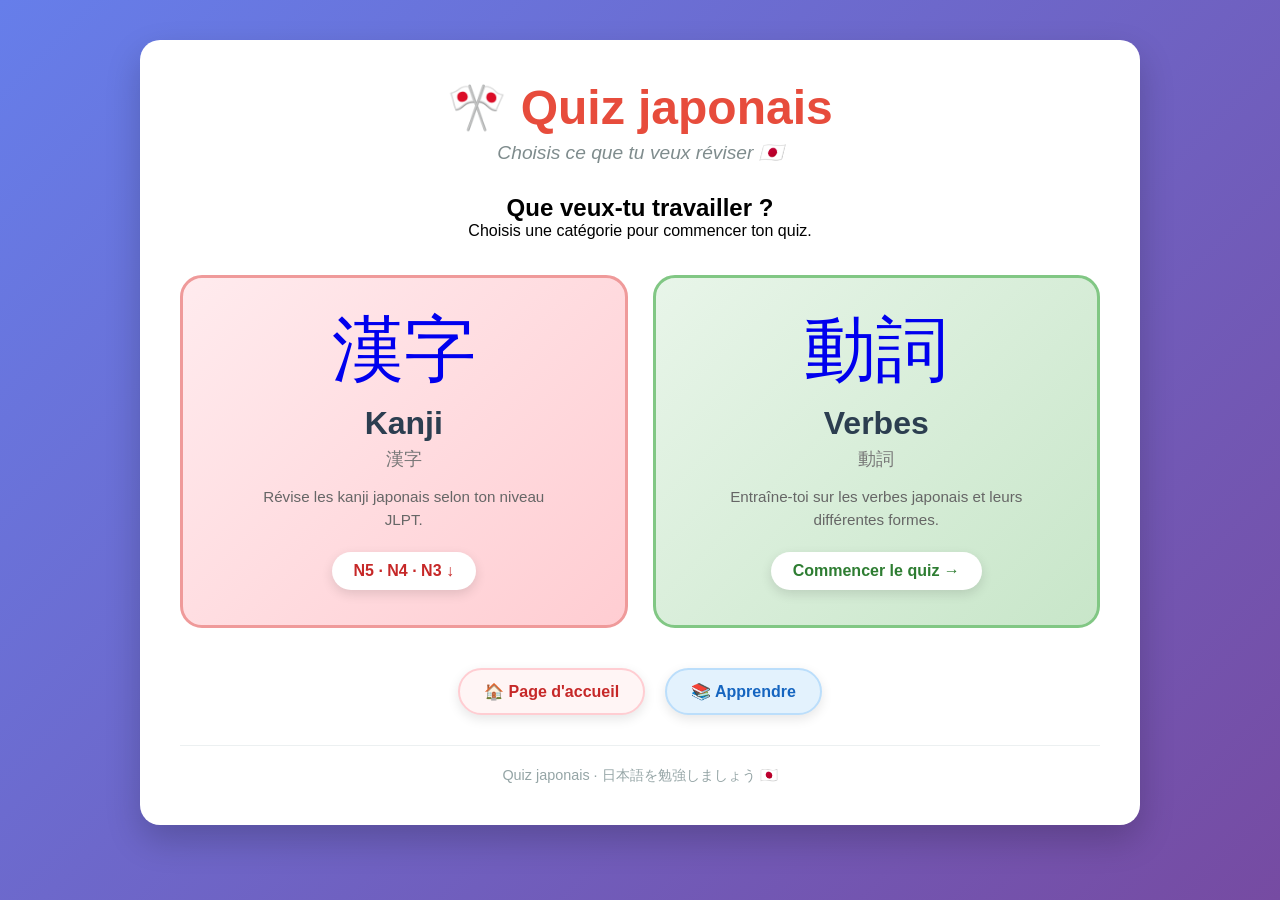
<file: quizz/menu.html>
<!DOCTYPE html>
<html lang="fr">

<head>
    <meta charset="UTF-8">
    <meta name="viewport" content="width=device-width, initial-scale=1.0">
    <title>Quiz japonais</title>
    <link rel="stylesheet" href="../css/index.css">
    <link rel="stylesheet" href="../css/menu-quiz.css">
    
    <style>
        /* S'assure que l'animation fonctionne */
        .kanji-level-section {
            animation: fadeIn 0.3s ease-in-out;
        }

        @keyframes fadeIn {
            from { opacity: 0; transform: translateY(-10px); }
            to { opacity: 1; transform: translateY(0); }
        }
    </style>
</head>

<body>

<div class="container quiz-menu-page">

    <header class="main-header">
        <div class="logo">
            <h1>🎌 Quiz japonais</h1>
        </div>
        <p class="tagline">Choisis ce que tu veux réviser 🇯🇵</p>
    </header>

    <h2 class="section-title">Que veux-tu travailler ?</h2>
    <p class="section-description">Choisis une catégorie pour commencer ton quiz.</p>

    <div class="quiz-main-menu">

        <!-- BOUTON KANJI (Ouvre le sous-menu) -->
        <a href="#" class="main-menu-card kanji-menu-card" id="btn-kanji-toggle">
            <div class="main-menu-icon">漢字</div>
            <div class="main-menu-title">Kanji</div>
            <div class="main-menu-japanese">漢字</div>
            <div class="main-menu-description">
                Révise les kanji japonais selon ton niveau JLPT.
            </div>
            <span class="main-menu-button">N5 · N4 · N3 ↓</span>
        </a>

        <!-- BOUTON VERBES (Lien direct) -->
        <a href="verbes.html" class="main-menu-card verbes-menu-card">
            <div class="main-menu-icon">動詞</div>
            <div class="main-menu-title">Verbes</div>
            <div class="main-menu-japanese">動詞</div>
            <div class="main-menu-description">
                Entraîne-toi sur les verbes japonais et leurs différentes formes.
            </div>
            <span class="main-menu-button">Commencer le quiz →</span>
        </a>

    </div>

    <!-- SECTION NIVEAUX KANJI (Masquée par display: none au départ) -->
    <section id="kanji" class="kanji-level-section" style="display: none;">

        <h2 class="section-title">漢字 — Choisis ton niveau</h2>
        <p class="section-description">Sélectionne le niveau de kanji que tu souhaites réviser.</p>

        <div class="kanji-level-grid">

            <!-- N5 (aucun paramètre) -->
            <a href="quiz.html" class="kanji-level-card level-n5">
                <span class="kanji-level-icon">🌱</span>
                <h3>N5</h3>
                <p>Niveau débutant</p>
                <span class="kanji-level-button">Commencer →</span>
            </a>

            <!-- N4 (?level=n4) -->
            <a href="quiz.html?level=n4" class="kanji-level-card level-n4">
                <span class="kanji-level-icon">📖</span>
                <h3>N4</h3>
                <p>Niveau intermédiaire</p>
                <span class="kanji-level-button">Commencer →</span>
            </a>

            <!-- N3 (?level=n3) -->
            <a href="quiz.html?level=n3" class="kanji-level-card level-n3">
                <span class="kanji-level-icon">🔥</span>
                <h3>N3</h3>
                <p>Niveau avancé</p>
                <span class="kanji-level-button">Commencer →</span>
            </a>

        </div>

    </section>

    <nav class="nav-buttons">
        <a href="../index.html" class="btn-back btn-home">🏠 Page d'accueil</a>
        <a href="../learn/menu.html" class="btn-back btn-learn">📚 Apprendre</a>
    </nav>

    <footer class="simple-footer">
        Quiz japonais · 日本語を勉強しましょう 🇯🇵
    </footer>

</div>

<!-- SCRIPT DE BASCULEMENT D'AFFICHAGE -->
<script>
    document.getElementById('btn-kanji-toggle').addEventListener('click', function(e) {
        e.preventDefault();
        const kanjiSection = document.getElementById('kanji');

        if (kanjiSection.style.display === 'none') {
            kanjiSection.style.display = 'block';
            kanjiSection.scrollIntoView({ behavior: 'smooth' });
        } else {
            kanjiSection.style.display = 'none';
        }
    });
</script>

</body>
</html>
</file>
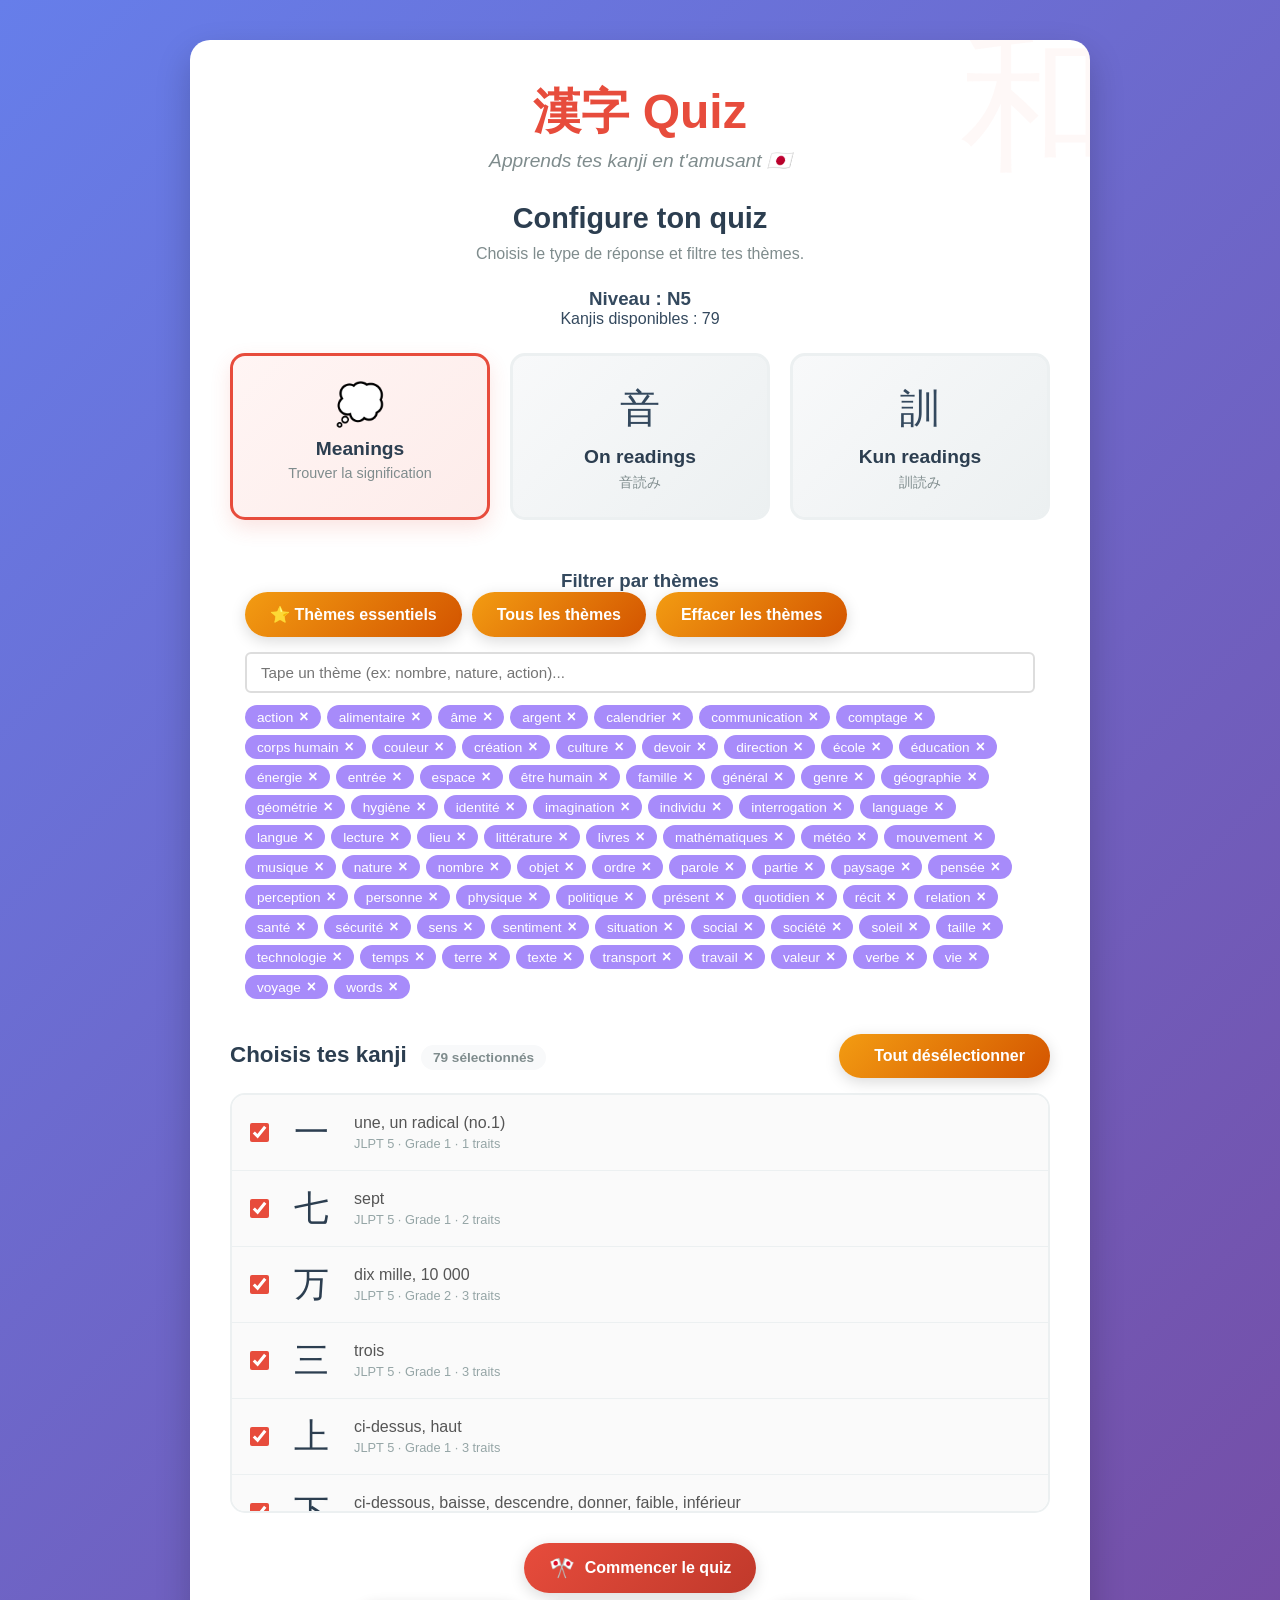
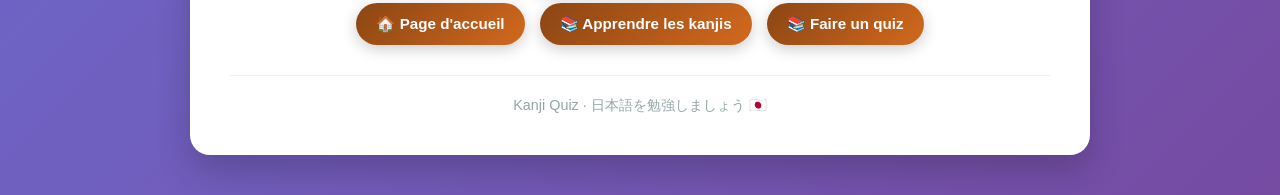
<file: quizz/quiz.html>
<!DOCTYPE html>
<html lang="fr">

<head>
    <meta charset="UTF-8">
    <meta name="viewport" content="width=device-width, initial-scale=1.0">
    <title>Kanji Quiz</title>
    <link rel="stylesheet" href="../css/index.css">
    <link rel="stylesheet" href="../css/quizz.css">
    <script src="../util/wanakana.min.js"></script>
</head>

<body>

<div class="container">

    <!-- HEADER -->
    <header class="main-header">
        <div class="logo">
            <h1>漢字 Quiz</h1>
        </div>
        <p class="tagline">
            Apprends tes kanji en t'amusant 🇯🇵
        </p>
    </header>

    <!-- LOADING -->
    <div id="loading" class="panel">
        <span class="loading-icon">⛩️</span>
        Chargement des kanji...
    </div>

    <!-- ERROR -->
    <div id="errorMessage" class="hidden"></div>

    <!-- CONFIGURATION -->
    <section id="configScreen" class="hidden">
        <h2 class="section-title">Configure ton quiz</h2>
        <p class="section-description">
            Choisis le type de réponse et filtre tes thèmes.
        </p>

        <!-- Niveau sélectionné -->
        <div class="level-info">
            <h3>Niveau : <span id="levelDisplay"></span></h3>
            <p>Kanjis disponibles : <span id="kanjiCount"></span></p>
        </div>

        <!-- MODES -->
        <div class="mode-container">
            <label class="mode-option selected">
                <input type="radio" name="quizMode" value="meanings" checked>
                <span class="mode-icon">💭</span>
                <div class="mode-title">Meanings</div>
                <div class="mode-description">Trouver la signification</div>
            </label>

            <label class="mode-option">
                <input type="radio" name="quizMode" value="on_readings">
                <span class="mode-icon">音</span>
                <div class="mode-title">On readings</div>
                <div class="mode-description">音読み</div>
            </label>

            <label class="mode-option">
                <input type="radio" name="quizMode" value="kun_readings">
                <span class="mode-icon">訓</span>
                <div class="mode-title">Kun readings</div>
                <div class="mode-description">訓読み</div>
            </label>
        </div>

        <!-- RECHERCHE DE THEMES -->
        <div class="theme-section">
            <h3>Filtrer par thèmes</h3>
            <div class="theme-buttons">
                <button id="selectEssentialThemesBtn" class="btn btn-secondary" type="button">⭐ Thèmes essentiels</button>
                <button id="selectAllThemesBtn" class="btn btn-secondary" type="button">Tous les thèmes</button>
                <button id="clearAllThemesBtn" class="btn btn-secondary" type="button">Effacer les thèmes</button>
            </div>

            <div class="search-container">
                <input type="text" id="themeSearchInput" class="theme-search-input" placeholder="Tape un thème (ex: nombre, nature, action)..." autocomplete="off">
                <div id="themeSuggestions" class="theme-suggestions"></div>
            </div>

            <div id="selectedThemesContainer" class="selected-themes-container"></div>
        </div>

        <!-- SELECTION KANJI -->
        <div class="selection-section">
            <div class="selection-header">
                <h3 class="selection-title">
                    Choisis tes kanji
                    <span id="selectedCount" class="selected-count">0 sélectionnés</span>
                </h3>

                <button id="selectAllBtn" class="btn btn-secondary" type="button">
                    <span class="btn-icon"></span>
                    Tout désélectionner
                </button>
            </div>

            <div id="kanjiList" class="kanji-list"></div>
        </div>

        <!-- START -->
        <div class="action-buttons">
            <button id="startQuizBtn" class="btn btn-primary" type="button">
                <span class="btn-icon">🎌</span>
                Commencer le quiz
            </button>
        </div>
    </section>

    <!-- QUIZ -->
    <section id="quizScreen" class="hidden">
        <div class="quiz-header">
            <div class="progress-container">
                <div id="progress" class="progress-text">Question 1 / 10</div>
                <div class="progress-bar">
                    <div id="progressFill" class="progress-fill" style="width: 0%"></div>
                </div>
            </div>

            <div id="score" class="score">Score : 0</div>
        </div>

        <div class="question">
            <div class="question-label">Quel est ce kanji ?</div>
            <div id="questionKanji" class="question-kanji">一</div>
            <div id="questionText" class="question-text">Quelle est la signification de ce kanji ?</div>

            <input id="answerInput" class="answer-input" type="text" autocomplete="off" placeholder="Écris ta réponse...">

            <div class="quiz-actions">
                <button id="submitAnswerBtn" class="btn btn-primary" type="button">✓ Valider</button>
                <button id="nextQuestionBtn" class="btn btn-green hidden" type="button">Question suivante →</button>
            </div>

            <div id="result" class="result hidden"></div>
        </div>
    </section>

    <!-- FINAL -->
    <section id="finalScreen" class="hidden">
        <div class="final-score">
            <div class="final-icon">🎉</div>
            <h2>Quiz terminé !</h2>
            <div id="finalScoreNumber" class="final-score-number">0 / 0</div>
            <div id="finalMessage" class="final-message">Bravo !</div>
            <button id="restartBtn" class="btn btn-primary" type="button">↻ Recommencer</button>
        </div>
    </section>

    <!-- NAVIGATION -->
    <nav class="nav-buttons">
        <a href="../index.html" class="btn-back btn-home btn-nav">🏠 Page d'accueil</a>
        <a href="../learn/menu.html" class="btn-back btn-learn btn-nav">📚 Apprendre les kanjis</a>
        <a href="menu.html" class="btn-back btn-learn btn-nav">📚 Faire un quiz</a>
    </nav>

    <footer class="simple-footer">
        Kanji Quiz · 日本語を勉強しましょう 🇯🇵
    </footer>

</div>

<script>
/* =========================================================
   CONFIGURATION & CONSTANTES
========================================================= */

const urlParams = new URLSearchParams(window.location.search);
const levelParam = urlParams.get('level');

const DATA_BASE_URL = '../data/';
let KANJI_DATA = [];
let currentLevel = levelParam || 'n5';

const LEVEL_FILES = {
    'n3': 'kanjis-n3.json',
    'n4': 'kanjis-n4.json',
    'n5': 'kanjis-n5.json'
};

const ESSENTIAL_THEMES = [
    "nombre", "école", "éducation", "nature", 
    "temps", "famille", "action", "corps humain", "quotidien"
];

/* =========================================================
   VARIABLES DU QUIZ ET DES THEMES
========================================================= */

let currentMode = "meanings";
const wanakana = window.wanakana;
let selectedKanji = [];
let quizQuestions = [];
let currentQuestionIndex = 0;
let score = 0;
let answerValidated = false;

let ALL_THEMES = [];
let ACTIVE_THEMES = new Set();

/* =========================================================
   ELEMENTS HTML
========================================================= */

const loading = document.getElementById("loading");
const errorMessage = document.getElementById("errorMessage");
const configScreen = document.getElementById("configScreen");
const quizScreen = document.getElementById("quizScreen");
const finalScreen = document.getElementById("finalScreen");
const kanjiList = document.getElementById("kanjiList");
const themeSearchInput = document.getElementById("themeSearchInput");
const themeSuggestions = document.getElementById("themeSuggestions");
const selectedThemesContainer = document.getElementById("selectedThemesContainer");
const selectAllThemesBtn = document.getElementById("selectAllThemesBtn");
const clearAllThemesBtn = document.getElementById("clearAllThemesBtn");
const selectEssentialThemesBtn = document.getElementById("selectEssentialThemesBtn");
const selectAllBtn = document.getElementById("selectAllBtn");
const selectedCount = document.getElementById("selectedCount");
const startQuizBtn = document.getElementById("startQuizBtn");
const questionKanji = document.getElementById("questionKanji");
const questionText = document.getElementById("questionText");
const answerInput = document.getElementById("answerInput");
const submitAnswerBtn = document.getElementById("submitAnswerBtn");
const nextQuestionBtn = document.getElementById("nextQuestionBtn");
const result = document.getElementById("result");
const progress = document.getElementById("progress");
const progressFill = document.getElementById("progressFill");
const scoreElement = document.getElementById("score");
const finalScoreNumber = document.getElementById("finalScoreNumber");
const finalMessage = document.getElementById("finalMessage");
const restartBtn = document.getElementById("restartBtn");
const levelDisplay = document.getElementById("levelDisplay");
const kanjiCount = document.getElementById("kanjiCount");

/* =========================================================
   CHARGEMENT DATA
========================================================= */

async function loadKanjiData() {
    try {
        loading.classList.remove("hidden");
        const dataFileName = LEVEL_FILES[currentLevel];
        levelDisplay.textContent = currentLevel.toUpperCase();
        
        const response = await fetch(DATA_BASE_URL + dataFileName);
        if (!response.ok) throw new Error(`Erreur HTTP ${response.status}`);
        
        const data = await response.json();
        if (!Array.isArray(data)) throw new Error("Le fichier JSON doit contenir un tableau.");
        
        KANJI_DATA = data;
        kanjiCount.textContent = data.length.toLocaleString('fr-FR');
        
        initThemes();
        renderKanjiList();
        updateSelectAllButton();
        updateSelectedCount();
        
        loading.classList.add("hidden");
        configScreen.classList.remove("hidden");
    } catch (error) {
        console.error(error);
        loading.classList.add("hidden");
        errorMessage.classList.remove("hidden");
        errorMessage.innerHTML = `
            <strong>❌ Impossible de charger les kanji</strong><br><br>
            ${escapeHtml(error.message)}<br><br>
            Fichier recherché :<br>
            <code>${escapeHtml(DATA_BASE_URL + LEVEL_FILES[currentLevel])}</code>
        `;
    }
}

/* =========================================================
   SYSTEME DE RECHERCHE DE THEMES & TAGS
========================================================= */

function initThemes() {
    const themesSet = new Set();
    KANJI_DATA.forEach(k => {
        if (Array.isArray(k.themes)) {
            k.themes.forEach(t => themesSet.add(t));
        }
    });
    ALL_THEMES = Array.from(themesSet).sort((a, b) => a.localeCompare(b, 'fr'));
    
    // Par défaut, tous les thèmes sont activés
    ACTIVE_THEMES = new Set(ALL_THEMES);
    renderSelectedThemes();
}

function renderSelectedThemes() {
    selectedThemesContainer.innerHTML = "";
    ACTIVE_THEMES.forEach(theme => {
        const tag = document.createElement("span");
        tag.className = "theme-tag";
        tag.innerHTML = `${escapeHtml(theme)} <span class="remove-tag">&times;</span>`;
        tag.addEventListener("click", () => removeTheme(theme));
        selectedThemesContainer.appendChild(tag);
    });
    syncKanjiWithThemes();
}

function addTheme(theme) {
    ACTIVE_THEMES.add(theme);
    themeSearchInput.value = "";
    themeSuggestions.classList.remove("active");
    renderSelectedThemes();
}

function removeTheme(theme) {
    ACTIVE_THEMES.delete(theme);
    renderSelectedThemes();
}

themeSearchInput.addEventListener("input", () => {
    const query = themeSearchInput.value.trim().toLowerCase();
    if (!query) {
        themeSuggestions.classList.remove("active");
        return;
    }

    const matches = ALL_THEMES.filter(t => 
        t.toLowerCase().includes(query) && !ACTIVE_THEMES.has(t)
    );

    if (matches.length === 0) {
        themeSuggestions.classList.remove("active");
        return;
    }

    themeSuggestions.innerHTML = "";
    matches.forEach(theme => {
        const item = document.createElement("div");
        item.className = "suggestion-item";
        item.textContent = theme;
        item.addEventListener("click", () => addTheme(theme));
        themeSuggestions.appendChild(item);
    });
    themeSuggestions.classList.add("active");
});

document.addEventListener("click", (e) => {
    if (!e.target.closest(".search-container")) {
        themeSuggestions.classList.remove("active");
    }
});

selectEssentialThemesBtn.addEventListener("click", () => {
    ACTIVE_THEMES = new Set(ALL_THEMES.filter(t => ESSENTIAL_THEMES.includes(t)));
    renderSelectedThemes();
});

selectAllThemesBtn.addEventListener("click", () => {
    ACTIVE_THEMES = new Set(ALL_THEMES);
    renderSelectedThemes();
});

clearAllThemesBtn.addEventListener("click", () => {
    ACTIVE_THEMES.clear();
    renderSelectedThemes();
});

function syncKanjiWithThemes() {
    document.querySelectorAll(".kanji-checkbox").forEach(cb => {
        const index = Number(cb.dataset.index);
        const kanji = KANJI_DATA[index];
        const kanjiThemes = kanji.themes || [];

        const matchesTheme = kanjiThemes.some(t => ACTIVE_THEMES.has(t));
        cb.checked = matchesTheme;
    });

    updateSelectAllButton();
    updateSelectedCount();
}

/* =========================================================
   HELPER : EXTRAIRE LES SIGNIFICATIONS (FR + EN)
========================================================= */

function getKanjiMeanings(kanji) {
    const frenchMeanings = (kanji.meanings_french || []).flat();
    const englishMeanings = kanji.meanings || [];
    return Array.from(new Set([...frenchMeanings, ...englishMeanings]));
}

/* =========================================================
   AFFICHER LA LISTE DES KANJI
========================================================= */

function renderKanjiList() {
    kanjiList.innerHTML = "";
    KANJI_DATA.forEach((kanji, index) => {
        const displayMeanings = (kanji.meanings_french && kanji.meanings_french.length > 0)
            ? kanji.meanings_french.flat()
            : (kanji.meanings || []);

        const row = document.createElement("label");
        row.className = "kanji-row";
        row.innerHTML = `
            <input type="checkbox" class="kanji-checkbox" data-index="${index}" checked>
            <div class="kanji-character">${escapeHtml(kanji.kanji)}</div>
            <div class="kanji-info">
                <div class="kanji-meaning">${escapeHtml(displayMeanings.join(", "))}</div>
                <div class="kanji-meta">JLPT ${kanji.jlpt ?? "-"} · Grade ${kanji.grade ?? "-"} · ${kanji.stroke_count ?? "-"} traits</div>
            </div>
        `;
        kanjiList.appendChild(row);
    });

    document.querySelectorAll(".kanji-checkbox").forEach(checkbox => {
        checkbox.addEventListener("change", () => {
            updateSelectAllButton();
            updateSelectedCount();
        });
    });
}

/* =========================================================
   GESTION DES MODES ET SELECTIONS
========================================================= */

function setupModeSelection() {
    const modeInputs = document.querySelectorAll('input[name="quizMode"]');
    modeInputs.forEach(input => {
        input.addEventListener("change", () => {
            currentMode = input.value;
            const modeOptions = document.querySelectorAll('.mode-option');
            modeOptions.forEach((option, index) => {
                option.classList.toggle('selected', modeInputs[index].checked);
            });
        });
    });
}

selectAllBtn.addEventListener("click", () => {
    const checkboxes = Array.from(document.querySelectorAll(".kanji-checkbox"));
    if (checkboxes.length === 0) return;

    const allSelected = checkboxes.every(cb => cb.checked);
    checkboxes.forEach(cb => cb.checked = !allSelected);

    updateSelectAllButton();
    updateSelectedCount();
});

function updateSelectAllButton() {
    const checkboxes = Array.from(document.querySelectorAll(".kanji-checkbox"));
    if (checkboxes.length === 0) return;

    const allSelected = checkboxes.every(cb => cb.checked);
    selectAllBtn.innerHTML = `<span class="btn-icon"></span>${allSelected ? "Tout désélectionner" : "Tout sélectionner"}`;
}

function updateSelectedCount() {
    const checkboxes = Array.from(document.querySelectorAll(".kanji-checkbox"));
    const count = checkboxes.filter(cb => cb.checked).length;
    selectedCount.textContent = `${count} sélectionné${count > 1 ? "s" : ""}`;
}

function getSelectedKanji() {
    const checkboxes = Array.from(document.querySelectorAll(".kanji-checkbox"));
    return checkboxes
        .filter(cb => cb.checked)
        .map(cb => KANJI_DATA[Number(cb.dataset.index)]);
}

/* =========================================================
   LOGIQUE DU QUIZ
========================================================= */

startQuizBtn.addEventListener("click", startQuiz);

function startQuiz() {
    selectedKanji = getSelectedKanji();
    if (selectedKanji.length === 0) {
        alert("Sélectionne au moins un kanji.");
        return;
    }

    const usableKanji = selectedKanji.filter(kanji => getAnswersForKanji(kanji).length > 0);
    if (usableKanji.length === 0) {
        alert("Aucun kanji sélectionné ne possède de données pour ce mode.");
        return;
    }

    quizQuestions = shuffle([...usableKanji]);
    currentQuestionIndex = 0;
    score = 0;

    configScreen.classList.add("hidden");
    finalScreen.classList.add("hidden");
    quizScreen.classList.remove("hidden");

    showQuestion();
}

function getAnswersForKanji(kanji) {
    const answers = [];
    switch (currentMode) {
        case "meanings":
            return getKanjiMeanings(kanji);

        case "on_readings":
            (kanji.on_readings || []).forEach(reading => {
                const cleanReading = reading.replace(/[.-]/g, '');
                answers.push(cleanReading);
                try {
                    if (wanakana) {
                        const romaji = wanakana.toRomaji(cleanReading);
                        if (romaji) answers.push(romaji.toLowerCase());
                    }
                } catch (e) {
                    console.warn("Erreur wanakana:", e);
                }
            });
            return answers;

        case "kun_readings":
            (kanji.kun_readings || []).forEach(reading => {
                const cleanReading = reading.replace(/[.-]/g, '');
                answers.push(cleanReading);
                try {
                    if (wanakana) {
                        const romaji = wanakana.toRomaji(cleanReading);
                        if (romaji) answers.push(romaji.toLowerCase());
                    }
                } catch (e) {
                    console.warn("Erreur wanakana:", e);
                }
            });
            return answers;

        default:
            return [];
    }
}

function getQuestionText() {
    switch (currentMode) {
        case "meanings":
            return "Quelle est la signification de ce kanji ?";
        case "on_readings":
            return "Quelle est sa lecture On'yomi ?";
        case "kun_readings":
            return "Quelle est sa lecture Kun'yomi ?";
        default:
            return "Quelle est la réponse ?";
    }
}

function showQuestion() {
    const question = quizQuestions[currentQuestionIndex];
    answerValidated = false;

    questionKanji.textContent = question.kanji;
    questionText.textContent = getQuestionText();

    const current = currentQuestionIndex + 1;
    const total = quizQuestions.length;

    progress.textContent = `Question ${current} / ${total}`;
    progressFill.style.width = `${(current / total) * 100}%`;
    scoreElement.textContent = `Score : ${score}`;

    answerInput.value = "";
    answerInput.disabled = false;

    result.className = "result hidden";
    result.innerHTML = "";

    submitAnswerBtn.classList.remove("hidden");
    nextQuestionBtn.classList.add("hidden");

    setTimeout(() => answerInput.focus(), 50);
}

submitAnswerBtn.addEventListener("click", validateAnswer);

answerInput.addEventListener("keydown", event => {
    if (event.key !== "Enter") return;
    if (!answerValidated) {
        validateAnswer();
    } else {
        nextQuestion();
    }
});

function validateAnswer() {
    if (answerValidated) return;

    const userAnswer = normalizeAnswer(answerInput.value);
    const question = quizQuestions[currentQuestionIndex];
    const correctAnswers = getAnswersForKanji(question);

    // Si aucune réponse n'est saisie :
    // on affiche directement la réponse et on permet de passer à la suivante.
    if (!userAnswer) {
        answerValidated = true;
        answerInput.disabled = true;

        submitAnswerBtn.classList.add("hidden");
        nextQuestionBtn.classList.remove("hidden");

        result.className = "result incorrect";
        result.innerHTML = `
            <div class="result-title">⏭️ Pas de réponse</div>
            <div>La réponse attendue était :</div>
            <div class="correct-answer">${correctAnswers.map(escapeHtml).join(" / ")}</div>
            ${getReadingsHtml(question)}
        `;

        return;
    }

    const normalizedCorrectAnswers = correctAnswers.map(normalizeAnswer);
    const isCorrect = normalizedCorrectAnswers.includes(userAnswer);

    answerValidated = true;
    answerInput.disabled = true;

    submitAnswerBtn.classList.add("hidden");
    nextQuestionBtn.classList.remove("hidden");

    if (isCorrect) {
        score++;
        result.className = "result correct";
        result.innerHTML = `
            <div class="result-title">✓ Correct !</div>
            <div>Bonne réponse :</div>
            <div class="correct-answer">${correctAnswers.map(escapeHtml).join(" / ")}</div>
            ${getReadingsHtml(question)}
        `;
    } else {
        result.className = "result incorrect";
        result.innerHTML = `
            <div class="result-title">✗ Incorrect</div>
            <div>La réponse attendue était :</div>
            <div class="correct-answer">${correctAnswers.map(escapeHtml).join(" / ")}</div>
            ${getReadingsHtml(question)}
        `;
    }

    scoreElement.textContent = `Score : ${score}`;
}


function getReadingsHtml(kanji) {
    const kunReadings = kanji.kun_readings || [];
    const onReadings = kanji.on_readings || [];

    if (kunReadings.length === 0 && onReadings.length === 0) return "";

    return `
        <div class="readings-container">
            <div class="readings-title">📖 Lectures du kanji</div>
            ${kunReadings.length > 0 ? `
                <div class="reading-group">
                    <span class="reading-label">Kun:</span>
                    ${kunReadings.map(r => `<span class="kana">${escapeHtml(r)}</span>`).join("")}
                </div>
            ` : ""}
            ${onReadings.length > 0 ? `
                <div class="reading-group">
                    <span class="reading-label">On:</span>
                    ${onReadings.map(r => `<span class="kana">${escapeHtml(r)}</span>`).join("")}
                </div>
            ` : ""}
        </div>
    `;
}

nextQuestionBtn.addEventListener("click", nextQuestion);

function nextQuestion() {
    currentQuestionIndex++;
    if (currentQuestionIndex >= quizQuestions.length) {
        showFinalScreen();
        return;
    }
    showQuestion();
}

function showFinalScreen() {
    quizScreen.classList.add("hidden");
    finalScreen.classList.remove("hidden");

    const total = quizQuestions.length;
    finalScoreNumber.textContent = `${score} / ${total}`;

    const percentage = Math.round((score / total) * 100);

    if (percentage === 100) {
        finalMessage.textContent = "🎉 Parfait ! Toutes les réponses sont correctes.";
    } else if (percentage >= 80) {
        finalMessage.textContent = "👏 Excellent travail !";
    } else if (percentage >= 60) {
        finalMessage.textContent = "👍 Très bien ! Continue comme ça.";
    } else {
        finalMessage.textContent = "💪 Continue à t'entraîner !";
    }
}

restartBtn.addEventListener("click", () => {
    finalScreen.classList.add("hidden");
    configScreen.classList.remove("hidden");
});

/* =========================================================
   UTILITAIRES
========================================================= */

function shuffle(array) {
    const res = [...array];
    for (let i = res.length - 1; i > 0; i--) {
        const j = Math.floor(Math.random() * (i + 1));
        [res[i], res[j]] = [res[j], res[i]];
    }
    return res;
}

function normalizeAnswer(value) {
    return value.trim().toLowerCase().replace(/\s+/g, " ");
}

function escapeHtml(value) {
    return String(value)
        .replace(/&/g, "&amp;")
        .replace(/</g, "&lt;")
        .replace(/>/g, "&gt;")
        .replace(/"/g, "&quot;")
        .replace(/'/g, "&#039;");
}

/* =========================================================
   INITIALISATION
========================================================= */

setupModeSelection();
loadKanjiData();

</script>

</body>
</html>
</file>
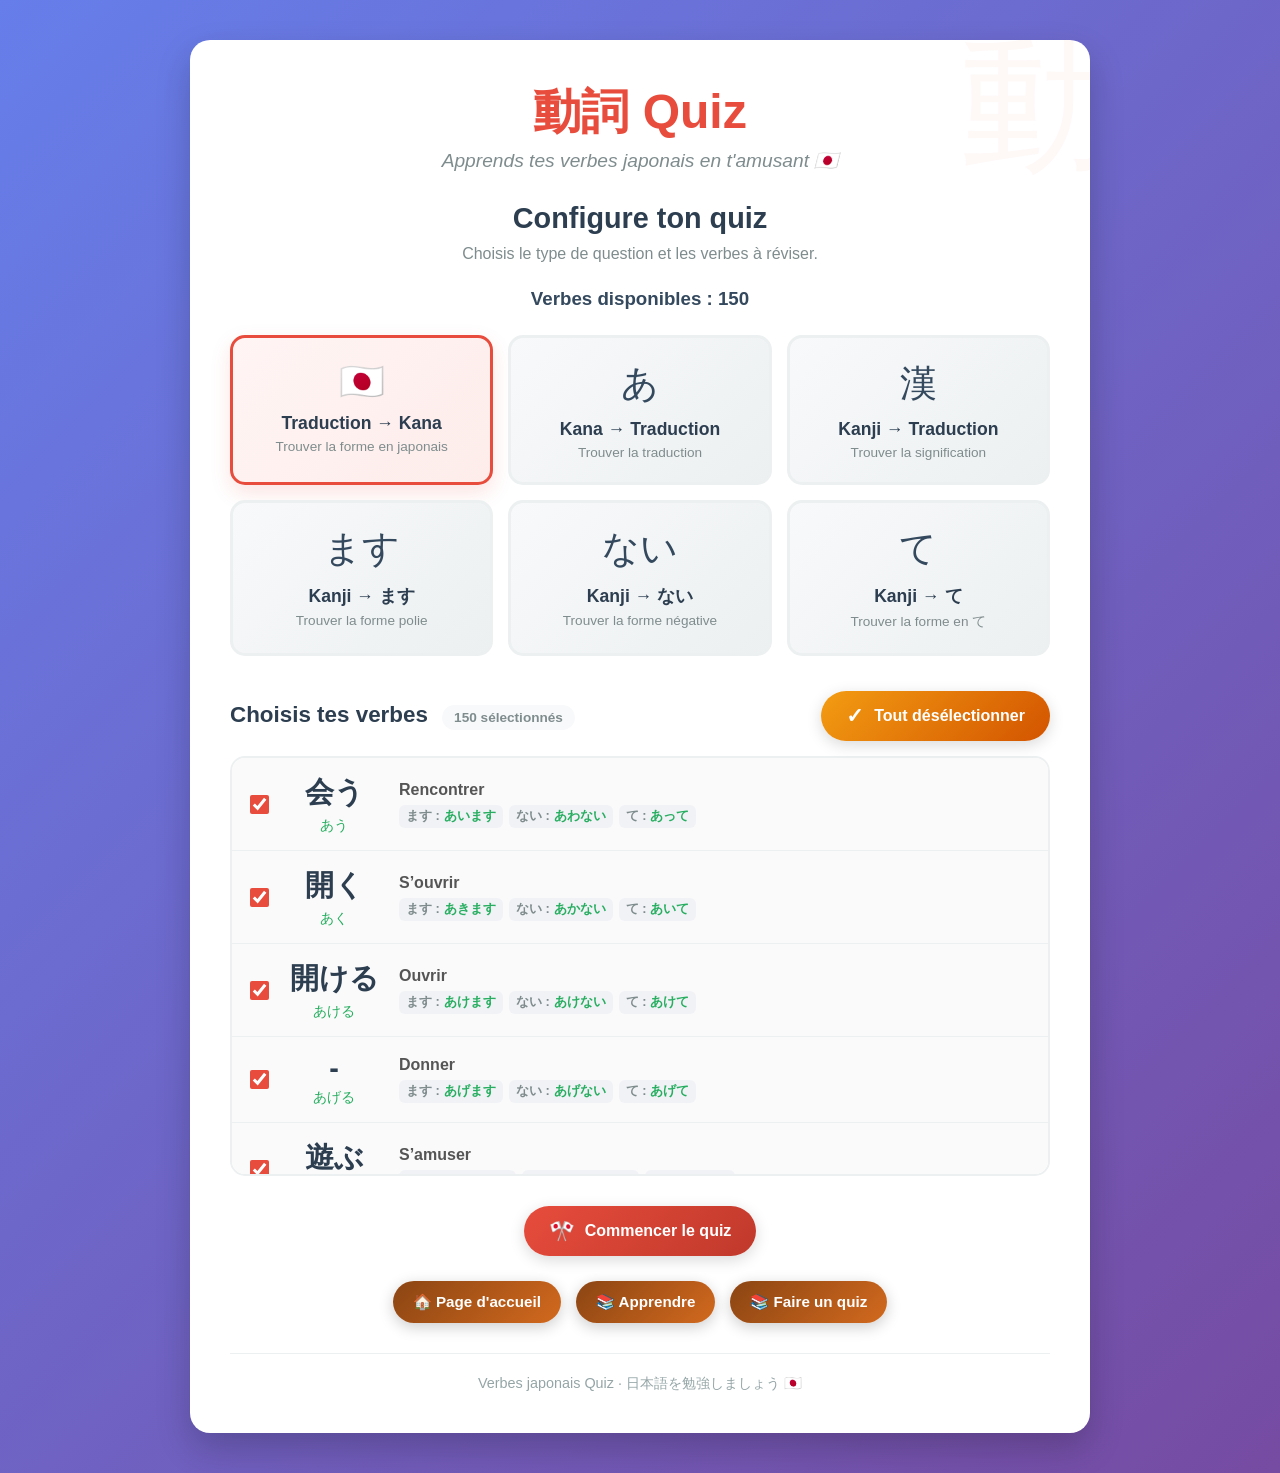
<file: quizz/verbes.html>
<!DOCTYPE html>
<html lang="fr">

<head>
    <meta charset="UTF-8">
    <meta name="viewport" content="width=device-width, initial-scale=1.0">

    <title>Verbes japonais Quiz</title>

    <link rel="stylesheet" href="../css/index.css">
    <link rel="stylesheet" href="../css/quizz-verbes.css">

    <script src="../util/wanakana.min.js"></script>
</head>

<body>

<div class="container">

    <!-- =====================================================
         HEADER
    ====================================================== -->

    <header class="main-header">

        <div class="logo">
            <h1>動詞 Quiz</h1>
        </div>

        <p class="tagline">
            Apprends tes verbes japonais en t'amusant 🇯🇵
        </p>

    </header>


    <!-- =====================================================
         LOADING
    ====================================================== -->

    <div id="loading" class="panel">

        <span class="loading-icon">⛩️</span>

        Chargement des verbes...

    </div>


    <!-- =====================================================
         ERROR
    ====================================================== -->

    <div id="errorMessage" class="hidden"></div>


    <!-- =====================================================
         CONFIGURATION
    ====================================================== -->

    <section id="configScreen" class="hidden">

        <h2 class="section-title">
            Configure ton quiz
        </h2>

        <p class="section-description">
            Choisis le type de question et les verbes à réviser.
        </p>


        <!-- =================================================
             INFORMATIONS
        ================================================== -->

        <div class="level-info">

            <h3>
                Verbes disponibles :
                <span id="verbCount"></span>
            </h3>

        </div>


        <!-- =================================================
             MODES
        ================================================== -->

        <div class="mode-container">

            <!-- Traduction → Kana -->

            <label class="mode-option selected">

                <input
                    type="radio"
                    name="quizMode"
                    value="translation_to_kana"
                    checked
                >

                <span class="mode-icon">
                    🇯🇵
                </span>

                <div class="mode-title">
                    Traduction → Kana
                </div>

                <div class="mode-description">
                    Trouver la forme en japonais
                </div>

            </label>


            <!-- Kana → Traduction -->

            <label class="mode-option">

                <input
                    type="radio"
                    name="quizMode"
                    value="kana_to_translation"
                >

                <span class="mode-icon">
                    あ
                </span>

                <div class="mode-title">
                    Kana → Traduction
                </div>

                <div class="mode-description">
                    Trouver la traduction
                </div>

            </label>


            <!-- Kanji → Traduction -->

            <label class="mode-option">

                <input
                    type="radio"
                    name="quizMode"
                    value="kanji_to_translation"
                >

                <span class="mode-icon">
                    漢
                </span>

                <div class="mode-title">
                    Kanji → Traduction
                </div>

                <div class="mode-description">
                    Trouver la signification
                </div>

            </label>


            <!-- Kanji → ます -->

            <label class="mode-option">

                <input
                    type="radio"
                    name="quizMode"
                    value="kanji_to_masu"
                >

                <span class="mode-icon">
                    ます
                </span>

                <div class="mode-title">
                    Kanji → ます
                </div>

                <div class="mode-description">
                    Trouver la forme polie
                </div>

            </label>


            <!-- Kanji → ない -->

            <label class="mode-option">

                <input
                    type="radio"
                    name="quizMode"
                    value="kanji_to_nai"
                >

                <span class="mode-icon">
                    ない
                </span>

                <div class="mode-title">
                    Kanji → ない
                </div>

                <div class="mode-description">
                    Trouver la forme négative
                </div>

            </label>


            <!-- Kanji → て -->

            <label class="mode-option">

                <input
                    type="radio"
                    name="quizMode"
                    value="kanji_to_te"
                >

                <span class="mode-icon">
                    て
                </span>

                <div class="mode-title">
                    Kanji → て
                </div>

                <div class="mode-description">
                    Trouver la forme en て
                </div>

            </label>

        </div>


        <!-- =================================================
             SELECTION DES VERBES
        ================================================== -->

        <div class="selection-section">

            <div class="selection-header">

                <h3 class="selection-title">

                    Choisis tes verbes

                    <span
                        id="selectedCount"
                        class="selected-count"
                    >
                        0 sélectionné
                    </span>

                </h3>


                <button
                    id="selectAllBtn"
                    class="btn btn-secondary"
                    type="button"
                >

                    <span class="btn-icon">
                        ✓
                    </span>

                    Tout désélectionner

                </button>

            </div>


            <!-- Liste des verbes -->

            <div
                id="verbeList"
                class="verbe-list"
            ></div>

        </div>


        <!-- =================================================
             START
        ================================================== -->

        <div class="action-buttons">

            <button
                id="startQuizBtn"
                class="btn btn-primary"
                type="button"
            >

                <span class="btn-icon">
                    🎌
                </span>

                Commencer le quiz

            </button>

        </div>

    </section>


    <!-- =====================================================
         QUIZ
    ====================================================== -->

    <section id="quizScreen" class="hidden">

        <!-- HEADER QUIZ -->

        <div class="quiz-header">

            <div class="progress-container">

                <div
                    id="progress"
                    class="progress-text"
                >
                    Question 1 / 10
                </div>

                <div class="progress-bar">

                    <div
                        id="progressFill"
                        class="progress-fill"
                        style="width: 0%"
                    ></div>

                </div>

            </div>


            <div
                id="score"
                class="score"
            >
                Score : 0
            </div>

        </div>


        <!-- QUESTION -->

        <div class="question">

            <div
                id="questionLabel"
                class="question-label"
            >
                Quel est ce verbe ?
            </div>


            <!-- Verbe affiché -->

            <div class="question-verb">

                <div
                    id="questionKanji"
                    class="question-kanji"
                >
                    会う
                </div>


                <div
                    id="questionKana"
                    class="question-kana"
                >
                    あう
                </div>

            </div>


            <!-- Question -->

            <div
                id="questionText"
                class="question-text"
            >
                Quelle est sa traduction ?
            </div>


            <!-- Indice -->

            <div
                id="questionHint"
                class="question-hint hidden"
            ></div>


            <!-- Réponse -->

            <input
                id="answerInput"
                class="answer-input"
                type="text"
                autocomplete="off"
                placeholder="Écris ta réponse..."
            >


            <!-- Boutons -->

            <div class="quiz-actions">

                <button
                    id="submitAnswerBtn"
                    class="btn btn-primary"
                    type="button"
                >
                    ✓ Valider
                </button>


                <button
                    id="nextQuestionBtn"
                    class="btn btn-green hidden"
                    type="button"
                >
                    Question suivante →
                </button>

            </div>


            <!-- Résultat -->

            <div
                id="result"
                class="result hidden"
            ></div>

        </div>

    </section>


    <!-- =====================================================
         FINAL
    ====================================================== -->

    <section id="finalScreen" class="hidden">

        <div class="final-score">

            <div class="final-icon">
                🎉
            </div>

            <h2>
                Quiz terminé !
            </h2>

            <div
                id="finalScoreNumber"
                class="final-score-number"
            >
                0 / 0
            </div>

            <div
                id="finalMessage"
                class="final-message"
            >
                Bravo !
            </div>

            <button
                id="restartBtn"
                class="btn btn-primary"
                type="button"
            >
                ↻ Recommencer
            </button>

        </div>

    </section>


    <!-- =====================================================
         NAVIGATION
    ====================================================== -->

    <nav class="nav-buttons">

        <a
            href="../index.html"
            class="btn-back btn-home btn-nav"
        >
            🏠 Page d'accueil
        </a>


        <a
            href="../learn/menu.html"
            class="btn-back btn-learn btn-nav"
        >
            📚 Apprendre
        </a>


        <a
            href="menu.html"
            class="btn-back btn-learn btn-nav"
        >
            📚 Faire un quiz
        </a>

    </nav>


    <!-- =====================================================
         FOOTER
    ====================================================== -->

    <footer class="simple-footer">

        Verbes japonais Quiz · 日本語を勉強しましょう 🇯🇵

    </footer>

</div>



<script>

/* =========================================================
   CONFIGURATION
========================================================= */

const DATA_BASE_URL = "../data/";
const DATA_FILE = "verbes.json";


/* =========================================================
   VARIABLES
========================================================= */

let VERB_DATA = [];

let selectedVerbs = [];

let quizQuestions = [];

let currentQuestionIndex = 0;

let score = 0;

let answerValidated = false;

let currentMode = "translation_to_kana";


/* =========================================================
   ELEMENTS HTML
========================================================= */

const loading =
    document.getElementById("loading");

const errorMessage =
    document.getElementById("errorMessage");

const configScreen =
    document.getElementById("configScreen");

const quizScreen =
    document.getElementById("quizScreen");

const finalScreen =
    document.getElementById("finalScreen");

const verbeList =
    document.getElementById("verbeList");

const verbCount =
    document.getElementById("verbCount");

const selectedCount =
    document.getElementById("selectedCount");

const selectAllBtn =
    document.getElementById("selectAllBtn");

const startQuizBtn =
    document.getElementById("startQuizBtn");

const questionLabel =
    document.getElementById("questionLabel");

const questionKanji =
    document.getElementById("questionKanji");

const questionKana =
    document.getElementById("questionKana");

const questionText =
    document.getElementById("questionText");

const questionHint =
    document.getElementById("questionHint");

const answerInput =
    document.getElementById("answerInput");

const submitAnswerBtn =
    document.getElementById("submitAnswerBtn");

const nextQuestionBtn =
    document.getElementById("nextQuestionBtn");

const result =
    document.getElementById("result");

const progress =
    document.getElementById("progress");

const progressFill =
    document.getElementById("progressFill");

const scoreElement =
    document.getElementById("score");

const finalScoreNumber =
    document.getElementById("finalScoreNumber");

const finalMessage =
    document.getElementById("finalMessage");

const restartBtn =
    document.getElementById("restartBtn");


/* =========================================================
   CHARGEMENT DES DONNEES
========================================================= */

async function loadVerbData() {

    try {

        loading.classList.remove("hidden");

        const response =
            await fetch(DATA_BASE_URL + DATA_FILE);


        if (!response.ok) {

            throw new Error(
                `Erreur HTTP ${response.status}`
            );

        }


        const data =
            await response.json();


        if (!Array.isArray(data)) {

            throw new Error(
                "Le fichier JSON doit contenir un tableau."
            );

        }


        VERB_DATA = data;


        verbCount.textContent =
            data.length.toLocaleString("fr-FR");


        renderVerbList();

        updateSelectAllButton();

        updateSelectedCount();


        loading.classList.add("hidden");

        configScreen.classList.remove("hidden");


    } catch (error) {

        console.error(error);


        loading.classList.add("hidden");

        errorMessage.classList.remove("hidden");


        errorMessage.innerHTML = `

            <strong>
                ❌ Impossible de charger les verbes
            </strong>

            <br><br>

            ${escapeHtml(error.message)}

            <br><br>

            Fichier recherché :

            <br>

            <code>
                ${escapeHtml(
                    DATA_BASE_URL + DATA_FILE
                )}
            </code>

        `;

    }

}


/* =========================================================
   AFFICHER LA LISTE DES VERBES
========================================================= */

function renderVerbList() {

    verbeList.innerHTML = "";


    VERB_DATA.forEach((verb, index) => {

        const row =
            document.createElement("label");


        row.className = "verbe-row";


        row.innerHTML = `

            <input
                type="checkbox"
                class="verbe-checkbox"
                data-index="${index}"
                checked
            >


            <div class="verbe-main">

                <div class="verbe-kanji">
                    ${escapeHtml(
                        verb["Kanji"] || "-"
                    )}
                </div>

                <div class="verbe-kana">
                    ${escapeHtml(
                        verb["Kana"] || "-"
                    )}
                </div>

            </div>


            <div class="verbe-info">

                <div class="verbe-traduction">

                    ${escapeHtml(
                        verb["Traduction"] || "-"
                    )}

                </div>


                <div class="verbe-forms">

                    <span class="verbe-form">

                        <span class="verbe-form-label">
                            ます :
                        </span>

                        <span class="verbe-form-value">

                            ${escapeHtml(
                                verb["Forme ます"] || "-"
                            )}

                        </span>

                    </span>


                    <span class="verbe-form">

                        <span class="verbe-form-label">
                            ない :
                        </span>

                        <span class="verbe-form-value">

                            ${escapeHtml(
                                verb["Forme ない"] || "-"
                            )}

                        </span>

                    </span>


                    <span class="verbe-form">

                        <span class="verbe-form-label">
                            て :
                        </span>

                        <span class="verbe-form-value">

                            ${escapeHtml(
                                verb["Forme て"] || "-"
                            )}

                        </span>

                    </span>

                </div>

            </div>

        `;


        verbeList.appendChild(row);

    });


    document
        .querySelectorAll(".verbe-checkbox")
        .forEach(checkbox => {

            checkbox.addEventListener(
                "change",
                () => {

                    updateSelectAllButton();

                    updateSelectedCount();

                }
            );

        });

}


/* =========================================================
   SELECTION
========================================================= */

selectAllBtn.addEventListener(
    "click",
    () => {

        const checkboxes =
            Array.from(
                document.querySelectorAll(
                    ".verbe-checkbox"
                )
            );


        if (checkboxes.length === 0) {
            return;
        }


        const allSelected =
            checkboxes.every(
                checkbox => checkbox.checked
            );


        checkboxes.forEach(
            checkbox => {

                checkbox.checked =
                    !allSelected;

            }
        );


        updateSelectAllButton();

        updateSelectedCount();

    }
);


function updateSelectAllButton() {

    const checkboxes =
        Array.from(
            document.querySelectorAll(
                ".verbe-checkbox"
            )
        );


    if (checkboxes.length === 0) {
        return;
    }


    const allSelected =
        checkboxes.every(
            checkbox => checkbox.checked
        );


    selectAllBtn.innerHTML = `

        <span class="btn-icon">
            ${allSelected ? "✓" : "☐"}
        </span>

        ${allSelected
            ? "Tout désélectionner"
            : "Tout sélectionner"
        }

    `;

}


function updateSelectedCount() {

    const checkboxes =
        Array.from(
            document.querySelectorAll(
                ".verbe-checkbox"
            )
        );


    const count =
        checkboxes.filter(
            checkbox => checkbox.checked
        ).length;


    selectedCount.textContent =

        `${count} sélectionné${
            count > 1 ? "s" : ""
        }`;

}


function getSelectedVerbs() {

    const checkboxes =
        Array.from(
            document.querySelectorAll(
                ".verbe-checkbox"
            )
        );


    return checkboxes

        .filter(
            checkbox => checkbox.checked
        )

        .map(
            checkbox =>
                VERB_DATA[
                    Number(checkbox.dataset.index)
                ]
        );

}


/* =========================================================
   MODES
========================================================= */

function setupModeSelection() {

    const modeInputs =
        document.querySelectorAll(
            'input[name="quizMode"]'
        );


    modeInputs.forEach(input => {

        input.addEventListener(
            "change",
            () => {

                currentMode =
                    input.value;


                const modeOptions =
                    document.querySelectorAll(
                        ".mode-option"
                    );


                modeOptions.forEach(option => {

                    const radio =
                        option.querySelector(
                            'input[name="quizMode"]'
                        );


                    option.classList.toggle(
                        "selected",
                        radio.checked
                    );

                });

            }
        );

    });

}


/* =========================================================
   DEMARRER LE QUIZ
========================================================= */

startQuizBtn.addEventListener(
    "click",
    startQuiz
);


function startQuiz() {

    selectedVerbs =
        getSelectedVerbs();


    if (selectedVerbs.length === 0) {

        alert(
            "Sélectionne au moins un verbe."
        );

        return;

    }


    const usableVerbs =
        selectedVerbs.filter(
            verb =>
                getAnswersForVerb(verb).length > 0
        );


    if (usableVerbs.length === 0) {

        alert(
            "Aucun verbe sélectionné ne possède de données pour ce mode."
        );

        return;

    }


    quizQuestions =
        shuffle([...usableVerbs]);


    currentQuestionIndex = 0;

    score = 0;


    configScreen.classList.add("hidden");

    finalScreen.classList.add("hidden");

    quizScreen.classList.remove("hidden");


    showQuestion();

}


/* =========================================================
   REPONSES POSSIBLES
========================================================= */

function getAnswersForVerb(verb) {

    switch (currentMode) {


        /* =============================================
           TRADUCTION → KANA
        ============================================= */

        case "translation_to_kana":

            return [
                verb["Kana"]
            ]
                .filter(Boolean)
                .map(value =>
                    String(value)
                );


        /* =============================================
           KANA → TRADUCTION
        ============================================= */

        case "kana_to_translation":

            return [
                verb["Traduction"]
            ]
                .filter(Boolean)
                .map(value =>
                    String(value)
                );


        /* =============================================
           KANJI → TRADUCTION
        ============================================= */

        case "kanji_to_translation":

            return [
                verb["Traduction"]
            ]
                .filter(Boolean)
                .map(value =>
                    String(value)
                );


        /* =============================================
           KANJI → FORME ます
        ============================================= */

        case "kanji_to_masu":

            return [
                verb["Forme ます"]
            ]
                .filter(Boolean)
                .map(value =>
                    String(value)
                );


        /* =============================================
           KANJI → FORME ない
        ============================================= */

        case "kanji_to_nai":

            return [
                verb["Forme ない"]
            ]
                .filter(Boolean)
                .map(value =>
                    String(value)
                );


        /* =============================================
           KANJI → FORME て
        ============================================= */

        case "kanji_to_te":

            return [
                verb["Forme て"]
            ]
                .filter(Boolean)
                .map(value =>
                    String(value)
                );


        default:

            return [];

    }

}


/* =========================================================
   TEXTE DE LA QUESTION
========================================================= */

function getQuestionText() {

    switch (currentMode) {

        case "translation_to_kana":

            return "Comment dit-on ce verbe en japonais ?";


        case "kana_to_translation":

            return "Quelle est la traduction de ce verbe ?";


        case "kanji_to_translation":

            return "Quelle est la traduction de ce verbe ?";


        case "kanji_to_masu":

            return "Quelle est sa forme en ます ?";


        case "kanji_to_nai":

            return "Quelle est sa forme en ない ?";


        case "kanji_to_te":

            return "Quelle est sa forme en て ?";


        default:

            return "Quelle est la réponse ?";

    }

}


/* =========================================================
   AFFICHAGE DE LA QUESTION
========================================================= */

function showQuestion() {

    const question =
        quizQuestions[
            currentQuestionIndex
        ];


    answerValidated = false;


    /*
     * Affichage du Kanji
     */

    questionKanji.textContent =
        question["Kanji"] || "";


    /*
     * Affichage du Kana
     */

    questionKana.textContent =
        question["Kana"] || "";


    /*
     * Texte de la question
     */

    questionText.textContent =
        getQuestionText();


    /*
     * Selon le mode, on cache certaines informations.
     */

    switch (currentMode) {


        case "translation_to_kana":

            questionLabel.textContent =
                "Traduction";


            questionKanji.textContent =
                question["Traduction"] || "";


            questionKana.textContent =
                "";


            break;


        case "kana_to_translation":

            questionLabel.textContent =
                "Quel est ce verbe ?";


            questionKanji.textContent =
                question["Kana"] || "";


            questionKana.textContent =
                "";


            break;


        case "kanji_to_translation":

            questionLabel.textContent =
                "Quel est ce verbe ?";


            questionKanji.textContent =
                question["Kanji"] || "";


            questionKana.textContent =
                question["Kana"] || "";


            break;


        case "kanji_to_masu":

            questionLabel.textContent =
                "Transformation du verbe";


            questionKanji.textContent =
                question["Kanji"] || "";


            questionKana.textContent =
                question["Kana"] || "";


            break;


        case "kanji_to_nai":

            questionLabel.textContent =
                "Transformation du verbe";


            questionKanji.textContent =
                question["Kanji"] || "";


            questionKana.textContent =
                question["Kana"] || "";


            break;


        case "kanji_to_te":

            questionLabel.textContent =
                "Transformation du verbe";


            questionKanji.textContent =
                question["Kanji"] || "";


            questionKana.textContent =
                question["Kana"] || "";


            break;

    }


    /*
     * Progression
     */

    const current =
        currentQuestionIndex + 1;


    const total =
        quizQuestions.length;


    progress.textContent =
        `Question ${current} / ${total}`;


    progressFill.style.width =
        `${(current / total) * 100}%`;


    /*
     * Score
     */

    scoreElement.textContent =
        `Score : ${score}`;


    /*
     * Champ de réponse
     */

    answerInput.value = "";

    answerInput.disabled = false;


    /*
     * Résultat
     */

    result.className =
        "result hidden";

    result.innerHTML = "";


    /*
     * Boutons
     */

    submitAnswerBtn.classList.remove(
        "hidden"
    );

    nextQuestionBtn.classList.add(
        "hidden"
    );


    /*
     * Focus automatique
     */

    setTimeout(
        () => answerInput.focus(),
        50
    );

}


/* =========================================================
   VALIDATION
========================================================= */

submitAnswerBtn.addEventListener(
    "click",
    validateAnswer
);


answerInput.addEventListener(
    "keydown",
    event => {

        if (event.key !== "Enter") {
            return;
        }


        if (!answerValidated) {

            validateAnswer();

        } else {

            nextQuestion();

        }

    }
);


function validateAnswer() {

    if (answerValidated) {
        return;
    }


    const userAnswer =
        normalizeAnswer(
            answerInput.value
        );


    const question =
        quizQuestions[
            currentQuestionIndex
        ];


    const correctAnswers =
        getAnswersForVerb(question);


    /*
     * Pas de réponse
     */

    if (!userAnswer) {

        answerValidated = true;

        answerInput.disabled = true;


        submitAnswerBtn.classList.add(
            "hidden"
        );


        nextQuestionBtn.classList.remove(
            "hidden"
        );


        result.className =
            "result incorrect";


        result.innerHTML = `

            <div class="result-title">
                ⏭️ Pas de réponse
            </div>

            <div>
                La réponse attendue était :
            </div>

            <div class="correct-answer">

                ${correctAnswers
                    .map(escapeHtml)
                    .join(" / ")
                }

            </div>

            ${getVerbDetailsHtml(question)}

        `;


        return;

    }


    /*
     * Vérification
     */

    const normalizedCorrectAnswers =
        correctAnswers.map(
            normalizeAnswer
        );


    const isCorrect =
        normalizedCorrectAnswers.includes(
            userAnswer
        );


    answerValidated = true;

    answerInput.disabled = true;


    submitAnswerBtn.classList.add(
        "hidden"
    );


    nextQuestionBtn.classList.remove(
        "hidden"
    );


    /*
     * Bonne réponse
     */

    if (isCorrect) {

        score++;


        result.className =
            "result correct";


        result.innerHTML = `

            <div class="result-title">
                ✓ Correct !
            </div>

            <div>
                Bonne réponse :
            </div>

            <div class="correct-answer">

                ${correctAnswers
                    .map(escapeHtml)
                    .join(" / ")
                }

            </div>

            ${getVerbDetailsHtml(question)}

        `;

    }


    /*
     * Mauvaise réponse
     */

    else {

        result.className =
            "result incorrect";


        result.innerHTML = `

            <div class="result-title">
                ✗ Incorrect
            </div>

            <div>
                La réponse attendue était :
            </div>

            <div class="correct-answer">

                ${correctAnswers
                    .map(escapeHtml)
                    .join(" / ")
                }

            </div>

            ${getVerbDetailsHtml(question)}

        `;

    }


    scoreElement.textContent =
        `Score : ${score}`;

}


/* =========================================================
   DETAILS DU VERBE
========================================================= */

function getVerbDetailsHtml(verb) {

    return `

        <div class="verb-details">

            <div class="verb-details-title">
                📖 Détails du verbe
            </div>


            <div class="verb-detail-grid">


                <div class="verb-detail">

                    <span class="verb-detail-label">
                        Kanji
                    </span>

                    <span class="verb-detail-value">
                        ${escapeHtml(
                            verb["Kanji"] || "-"
                        )}
                    </span>

                </div>


                <div class="verb-detail">

                    <span class="verb-detail-label">
                        Kana
                    </span>

                    <span class="verb-detail-value">
                        ${escapeHtml(
                            verb["Kana"] || "-"
                        )}
                    </span>

                </div>


                <div class="verb-detail">

                    <span class="verb-detail-label">
                        Traduction
                    </span>

                    <span class="verb-detail-value">
                        ${escapeHtml(
                            verb["Traduction"] || "-"
                        )}
                    </span>

                </div>


                <div class="verb-detail">

                    <span class="verb-detail-label">
                        Forme ます
                    </span>

                    <span class="verb-detail-value">
                        ${escapeHtml(
                            verb["Forme ます"] || "-"
                        )}
                    </span>

                </div>


                <div class="verb-detail">

                    <span class="verb-detail-label">
                        Forme ない
                    </span>

                    <span class="verb-detail-value">
                        ${escapeHtml(
                            verb["Forme ない"] || "-"
                        )}
                    </span>

                </div>


                <div class="verb-detail">

                    <span class="verb-detail-label">
                        Forme て
                    </span>

                    <span class="verb-detail-value">
                        ${escapeHtml(
                            verb["Forme て"] || "-"
                        )}
                    </span>

                </div>


            </div>

        </div>

    `;

}


/* =========================================================
   QUESTION SUIVANTE
========================================================= */

nextQuestionBtn.addEventListener(
    "click",
    nextQuestion
);


function nextQuestion() {

    currentQuestionIndex++;


    if (
        currentQuestionIndex >=
        quizQuestions.length
    ) {

        showFinalScreen();

        return;

    }


    showQuestion();

}


/* =========================================================
   ECRAN FINAL
========================================================= */

function showFinalScreen() {

    quizScreen.classList.add(
        "hidden"
    );


    finalScreen.classList.remove(
        "hidden"
    );


    const total =
        quizQuestions.length;


    finalScoreNumber.textContent =
        `${score} / ${total}`;


    const percentage =
        Math.round(
            (score / total) * 100
        );


    if (percentage === 100) {

        finalMessage.textContent =
            "🎉 Parfait ! Toutes les réponses sont correctes.";

    }

    else if (percentage >= 80) {

        finalMessage.textContent =
            "👏 Excellent travail !";

    }

    else if (percentage >= 60) {

        finalMessage.textContent =
            "👍 Très bien ! Continue comme ça.";

    }

    else if (percentage >= 40) {

        finalMessage.textContent =
            "💪 Pas mal ! Encore un peu d'entraînement.";

    }

    else {

        finalMessage.textContent =
            "📚 Continue à t'entraîner, tu vas progresser !";

    }

}


/* =========================================================
   RECOMMENCER
========================================================= */

restartBtn.addEventListener(
    "click",
    () => {

        finalScreen.classList.add(
            "hidden"
        );


        configScreen.classList.remove(
            "hidden"
        );

    }
);


/* =========================================================
   UTILITAIRES
========================================================= */


/*
 * Mélange un tableau.
 */

function shuffle(array) {

    const result =
        [...array];


    for (
        let i = result.length - 1;
        i > 0;
        i--
    ) {

        const j =
            Math.floor(
                Math.random() * (i + 1)
            );


        [
            result[i],
            result[j]
        ] = [
            result[j],
            result[i]
        ];

    }


    return result;

}


/*
 * Normalisation des réponses.
 *
 * Permet notamment :
 *
 * あいます
 * あいます
 *
 * d'être comparés correctement.
 */

function normalizeAnswer(value) {

    if (value === null || value === undefined) {
        return "";
    }


    return String(value)

        .trim()

        .toLowerCase()

        .replace(/\s+/g, " ");

}


/*
 * Protection contre l'injection HTML.
 */

function escapeHtml(value) {

    return String(value)

        .replace(/&/g, "&amp;")

        .replace(/</g, "&lt;")

        .replace(/>/g, "&gt;")

        .replace(/"/g, "&quot;")

        .replace(/'/g, "&#039;");

}


/* =========================================================
   INITIALISATION
========================================================= */

setupModeSelection();

loadVerbData();

</script>

</body>

</html>
</file>
<file: css/index.css>
/* Variables CSS - Palette Japonaise */
:root {
    --primary-color: #e74c3c; /* Rouge japonais */
    --secondary-color: #f39c12; /* Or */
    --accent-color: #27ae60; /* Vert zen */
    --dark-color: #2c3e50;
    --light-color: #ecf0f1;
    --gradient-start: linear-gradient(135deg, #8B4513 0%, #D2691E 100%);
}

* {
    margin: 0;
    padding: 0;
    box-sizing: border-box;
}

body {
    font-family: 'Segoe UI', Tahoma, Geneva, Verdana, sans-serif;
    background: linear-gradient(135deg, #667eea 0%, #764ba2 100%);
    min-height: 100vh;
    padding: 20px;
    overflow-x: hidden;
}

.container {
    background: white;
    border-radius: 20px;
    box-shadow: 0 15px 35px rgba(0, 0, 0, 0.2);
    padding: 40px;
    max-width: 800px;
    width: 90%;
    text-align: center;
    position: relative;
    overflow: hidden;
    margin: 20px auto; /* Centre horizontalement */
}

/* Header Styles */
.main-header {
    margin-bottom: 30px;
}

.logo h1 {
    font-size: 3rem;
    color: var(--primary-color);
    margin-bottom: 5px;
    animation: float 3s ease-in-out infinite;
}

.tagline {
    color: #7f8c8d;
    font-size: 1.2rem;
    font-style: italic;
}

/* Hero Section */
.hero {
    padding: 30px 0;
}

.hero-content h2 {
    font-size: 2rem;
    color: var(--dark-color);
    margin-bottom: 15px;
}

.hero-content p {
    color: #7f8c8d;
    font-size: 1.1rem;
    margin-bottom: 30px;
    line-height: 1.6;
}

.levels-info h3 {
    color: var(--dark-color);
    margin-bottom: 15px;
}

.levels-info ul {
    list-style: none;
    display: inline-block;
    text-align: left;
    background: #f8f9fa;
    padding: 20px;
    border-radius: 10px;
}

.levels-info li {
    margin: 8px 0;
    color: #555;
    font-size: 1rem;
}

/* Action Buttons */
.action-buttons {
    display: flex;
    gap: 20px;
    justify-content: center;
    flex-wrap: wrap;
    margin: 30px 0;
}

.btn {
    display: inline-flex;
    align-items: center;
    gap: 10px;
    padding: 15px 30px;
    border-radius: 50px;
    text-decoration: none;
    font-weight: bold;
    font-size: 1.1rem;
    transition: all 0.3s ease;
    box-shadow: 0 4px 15px rgba(0, 0, 0, 0.2);
}

.btn-primary {
    background: linear-gradient(135deg, var(--primary-color), #c0392b);
    color: white;
}

.btn-secondary {
    background: linear-gradient(135deg, var(--secondary-color), #d35400);
    color: white;
}

.btn:hover {
    transform: translateY(-5px) scale(1.05);
    box-shadow: 0 8px 25px rgba(0, 0, 0, 0.3);
}

.btn-icon {
    font-size: 1.5rem;
}

/* Features Section */
.features {
    display: grid;
    grid-template-columns: repeat(auto-fit, minmax(200px, 1fr));
    gap: 20px;
    margin: 30px 0;
}

.feature-card {
    background: linear-gradient(135deg, #f8f9fa 0%, #ecf0f1 100%);
    padding: 25px;
    border-radius: 15px;
    transition: all 0.3s ease;
    cursor: default;
}

.feature-card:hover {
    transform: translateY(-5px);
    box-shadow: 0 10px 25px rgba(0, 0, 0, 0.15);
}

.feature-icon {
    font-size: 3rem;
    display: block;
    margin-bottom: 15px;
}

.feature-card h3 {
    color: var(--dark-color);
    margin-bottom: 10px;
    font-size: 1.3rem;
}

.feature-card p {
    color: #7f8c8d;
    line-height: 1.5;
}

/* Stats Section - Simplifié */
.stats-section {
    display: none; /* Caché car non utilisé */
}

/* Footer Simple */
.simple-footer {
    margin-top: 30px;
    padding-top: 20px;
    border-top: 1px solid #ecf0f1;
    color: #95a5a6;
    font-size: 0.9rem;
}

/* Container centré */
.container {
    width: 90%;
    max-width: 800px;
    margin: 20px auto;
}

/* Animations */
@keyframes float {
    0%, 100% { transform: translateY(0); }
    50% { transform: translateY(-10px); }
}

/* Responsive Design */
@media (max-width: 768px) {
    .container {
        padding: 20px;
    }
    
    .logo h1 {
        font-size: 2rem;
    }
    
    .hero-content h2 {
        font-size: 1.5rem;
    }
    
    .action-buttons {
        flex-direction: column;
    }
    
    .btn {
        width: 100%;
        justify-content: center;
    }
}

/* Kanji styling pour utilisation future */
.kana {
    display: inline-block;
    margin: 0 2px;
    color: var(--accent-color);
    font-weight: bold;
}
</file>
<file: css/learn.css>
* {
     box-sizing: border-box;
 }

 body {
     font-family: 'Segoe UI', Tahoma, Geneva, Verdana, sans-serif;
     margin: 0;
     padding: 20px;
     background-color: #f5f5f5;
 }

 .container {
     max-width: 1400px;
     margin: 0 auto;
     background: white;
     padding: 20px;
     border-radius: 8px;
     box-shadow: 0 2px 10px rgba(0, 0, 0, 0.1);
 }

 h1 {
     color: #333;
     text-align: center;
     margin-bottom: 30px;
     border-bottom: 2px solid #ff6b6b;
     padding-bottom: 10px;
 }

 .stats {
     text-align: center;
     margin-bottom: 20px;
     color: #666;
     font-size: 14px;
 }

 .table-container {
     overflow-x: auto;
 }

 table {
     width: 100%;
     border-collapse: collapse;
     margin-top: 10px;
 }

 th,
 td {
     padding: 12px 15px;
     text-align: left;
     border-bottom: 1px solid #e0e0e0;
 }

 th {
     background-color: #ff6b6b;
     color: white;
     font-weight: 600;
     position: sticky;
     top: 0;
     z-index: 1;
 }

 tr:hover {
     background-color: #fff5f5;
 }

 .kanji-cell {
     font-size: 24px;
     text-align: center;
     font-weight: bold;
     color: #ff6b6b;
     width: 80px;
 }

 .reading-cell {
     font-family: 'Arial', sans-serif;
 }

 .kun-reading {
     color: #666;
     font-style: italic;
 }

 .on-reading {
     color: #333;
     font-weight: 500;
 }

 .meaning-cell {
     color: #2d3436;
 }

 .loading {
     text-align: center;
     padding: 50px;
     font-size: 18px;
     color: #666;
 }

 .error {
     text-align: center;
     padding: 20px;
     background-color: #ffebee;
     color: #c62828;
     border-radius: 4px;
     margin-top: 20px;
 }

 @media (max-width: 768px) {

     th,
     td {
         padding: 8px 10px;
         font-size: 14px;
     }

     .kanji-cell {
         font-size: 20px;
     }
 }

 /* Style pour le bouton retour */
.back-button {
     display: inline-block;
     padding: 10px 20px;
     background-color: #ff6b6b;
     color: white;
     text-decoration: none;
     border-radius: 5px;
     margin-bottom: 20px;
     font-weight: 500;
     transition: background-color 0.3s ease;
     text-align: center;
}

.back-button:hover {
     background-color: #ff5252;
     text-decoration: underline;
}
</file>
<file: css/menulearn.css>
/* Styles spécifiques au menu d'apprentissage des kanjis */
:root {
    --primary-color: #e74c3c; /* Rouge japonais */
    --secondary-color: #f39c12; /* Or */
    --accent-color: #27ae60; /* Vert zen */
    --dark-color: #2c3e50;
    --light-color: #ecf0f1;
    --gradient-start: linear-gradient(135deg, #8B4513 0%, #D2691E 100%);
}

* {
    margin: 0;
    padding: 0;
    box-sizing: border-box;
}

body {
    font-family: 'Segoe UI', Tahoma, Geneva, Verdana, sans-serif;
    background: linear-gradient(135deg, #667eea 0%, #764ba2 100%);
    min-height: 100vh;
    padding: 20px;
    overflow-x: hidden;
}

/* Container centré */
.learn-container {
    background: white;
    border-radius: 20px;
    box-shadow: 0 15px 35px rgba(0, 0, 0, 0.2);
    padding: 40px;
    max-width: 800px;
    width: 95%;
    margin: 20px auto;
}

/* Header */
.learn-header {
    text-align: center;
    margin-bottom: 30px;
}

.learn-header h1 {
    color: var(--primary-color);
    font-size: 2.5rem;
    margin-bottom: 10px;
}

.learn-header p {
    color: #7f8c8d;
    font-size: 1.2rem;
}

/* Info box conseils */
.info-box {
    background: linear-gradient(135deg, #e8f4f8 0%, #e3f2fd 100%);
    border-left: 4px solid var(--accent-color);
    padding: 20px;
    border-radius: 10px;
    margin-bottom: 30px;
}

.info-box h3 {
    color: var(--dark-color);
    margin-bottom: 10px;
}

.info-box ul {
    list-style: none;
    padding: 0;
}

.info-box li {
    margin: 8px 0;
    color: #555;
    line-height: 1.6;
    display: flex;
    align-items: center;
    gap: 10px;
}

/* Grille de niveaux */
.level-grid {
    display: grid;
    gap: 20px;
    margin-bottom: 30px;
}

.level-card {
    background: linear-gradient(135deg, #f8f9fa 0%, #ecf0f1 100%);
    padding: 30px;
    border-radius: 15px;
    text-decoration: none;
    transition: all 0.3s ease;
    border: 2px solid transparent;
}

.level-card:hover {
    transform: translateY(-5px);
    box-shadow: 0 10px 25px rgba(0, 0, 0, 0.15);
    border-color: var(--primary-color);
}

.level-icon {
    font-size: 4rem;
    display: block;
    margin-bottom: 15px;
}

.level-card h2 {
    color: var(--dark-color);
    margin-bottom: 10px;
    font-size: 1.8rem;
}

.level-card p {
    color: #7f8c8d;
    line-height: 1.6;
}

/* Statistiques du niveau */
.level-stats {
    display: grid;
    grid-template-columns: repeat(auto-fit, minmax(150px, 1fr));
    gap: 15px;
    margin-top: 20px;
    padding: 20px;
    background: #f8f9fa;
    border-radius: 10px;
}

.stat-item {
    text-align: center;
}

.stat-value {
    font-size: 2rem;
    font-weight: bold;
    color: var(--primary-color);
}

.stat-label {
    font-size: 0.9rem;
    color: #7f8c8d;
}

/* Boutons de navigation */
.nav-buttons {
    display: flex;
    gap: 15px;
    justify-content: center;
    flex-wrap: wrap;
}

.btn-back {
    padding: 12px 30px;
    border-radius: 50px;
    text-decoration: none;
    font-weight: bold;
    font-size: 1rem;
    transition: all 0.3s ease;
    box-shadow: 0 4px 15px rgba(0, 0, 0, 0.2);
}

.btn-home {
    background: linear-gradient(135deg, var(--primary-color), #c0392b);
    color: white;
}

.btn-learn {
    background: linear-gradient(135deg, var(--secondary-color), #d35400);
    color: white;
}

.btn-nav:hover {
    transform: translateY(-3px);
    box-shadow: 0 6px 20px rgba(0, 0, 0, 0.3);
}
</file>
<file: css/quizz.css>
:root {
    --primary-color: #e74c3c;
    --primary-dark: #c0392b;

    --secondary-color: #f39c12;
    --secondary-dark: #d35400;

    --accent-color: #27ae60;
    --accent-dark: #219150;

    --dark-color: #2c3e50;
    --light-color: #ecf0f1;

    --text-color: #34495e;
    --muted-color: #7f8c8d;

    --gradient-start: linear-gradient(135deg,
            #8B4513 0%,
            #D2691E 100%);

    --page-gradient: linear-gradient(135deg,
            #667eea 0%,
            #764ba2 100%);
}


/* =====================================================
           RESET
        ===================================================== */

* {
    margin: 0;
    padding: 0;
    box-sizing: border-box;
}


/* =====================================================
           BODY
        ===================================================== */

body {
    font-family:
        'Segoe UI',
        Tahoma,
        Geneva,
        Verdana,
        sans-serif;

    background: var(--page-gradient);

    min-height: 100vh;

    padding: 20px;

    overflow-x: hidden;

    color: var(--text-color);
}


/* =====================================================
           MAIN CONTAINER
        ===================================================== */

.container {
    background: white;

    border-radius: 20px;

    box-shadow:
        0 15px 35px rgba(0, 0, 0, 0.2);

    padding: 40px;

    max-width: 900px;

    width: 90%;

    text-align: center;

    position: relative;

    overflow: hidden;

    margin: 20px auto;
}


/*
            Petite décoration japonaise
            dans le coin du container.
        */

.container::before {
    content: "和";

    position: absolute;

    top: -35px;
    right: -20px;

    font-size: 150px;

    color: rgba(231, 76, 60, 0.04);

    pointer-events: none;
}


/* =====================================================
           HEADER
        ===================================================== */

.main-header {
    margin-bottom: 30px;

    position: relative;

    z-index: 1;
}


.logo h1 {
    font-size: 3rem;

    color: var(--primary-color);

    margin-bottom: 5px;

    animation: float 3s ease-in-out infinite;
}


.tagline {
    color: var(--muted-color);

    font-size: 1.2rem;

    font-style: italic;
}


/* =====================================================
           LOADING
        ===================================================== */

#loading {
    padding: 40px;

    color: var(--muted-color);

    font-size: 1.1rem;
}


.loading-icon {
    display: block;

    font-size: 3rem;

    margin-bottom: 15px;

    animation: float 2s ease-in-out infinite;
}


/* =====================================================
           ERROR
        ===================================================== */

#errorMessage {
    background: #fdecea;

    color: #c0392b;

    padding: 20px;

    border-radius: 15px;

    margin-bottom: 20px;

    text-align: left;

    border-left: 5px solid var(--primary-color);
}


/* =====================================================
           UTILITAIRE
        ===================================================== */

.hidden {
    display: none !important;
}


/* =====================================================
           TITRES
        ===================================================== */

.section-title {
    color: var(--dark-color);

    font-size: 1.8rem;

    margin-bottom: 10px;
}


.section-description {
    color: var(--muted-color);

    margin-bottom: 25px;
}


/* =====================================================
           MODE SELECTION
        ===================================================== */

.mode-container {
    display: grid;

    grid-template-columns:
        repeat(3, 1fr);

    gap: 20px;

    margin: 25px 0 35px;
}


.mode-option {
    border: 3px solid #ecf0f1;

    border-radius: 15px;

    padding: 25px 15px;

    cursor: pointer;

    text-align: center;

    transition: all 0.3s ease;

    background:
        linear-gradient(135deg,
            #f8f9fa 0%,
            #ecf0f1 100%);
}


.mode-option:hover {
    transform: translateY(-5px);

    box-shadow:
        0 8px 20px rgba(0, 0, 0, 0.12);

    border-color: #ddd;
}


.mode-option.selected {
    border-color: var(--primary-color);

    background:
        linear-gradient(135deg,
            #fff5f4 0%,
            #fdecea 100%);

    box-shadow:
        0 8px 20px rgba(231, 76, 60, 0.15);
}


.mode-option input {
    display: none;
}


.mode-icon {
    display: block;

    font-size: 2.5rem;

    margin-bottom: 10px;
}


.mode-title {
    font-size: 1.2rem;

    font-weight: bold;

    color: var(--dark-color);

    margin-bottom: 5px;
}


.mode-description {
    color: var(--muted-color);

    font-size: 0.9rem;
}


/* =====================================================
           SELECTION DES KANJI
        ===================================================== */

.selection-section {
    margin-top: 10px;
}


.selection-header {
    display: flex;

    justify-content: space-between;

    align-items: center;

    gap: 15px;

    margin-bottom: 15px;
}


.selection-title {
    color: var(--dark-color);

    font-size: 1.4rem;

    text-align: left;
}


.selected-count {
    display: inline-block;

    background: #f8f9fa;

    color: var(--muted-color);

    padding: 5px 12px;

    border-radius: 50px;

    font-size: 0.85rem;

    margin-left: 8px;
}


/* =====================================================
           LISTE KANJI
        ===================================================== */

.kanji-list {
    border: 2px solid #ecf0f1;

    border-radius: 15px;

    max-height: 420px;

    overflow-y: auto;

    text-align: left;

    background: #fafafa;
}


.kanji-row {
    display: flex;

    align-items: center;

    gap: 15px;

    padding: 14px 18px;

    border-bottom: 1px solid #ecf0f1;

    cursor: pointer;

    transition: all 0.2s ease;
}


.kanji-row:last-child {
    border-bottom: none;
}


.kanji-row:hover {
    background: #fff5f4;

    padding-left: 23px;
}


.kanji-row input {
    width: 19px;

    height: 19px;

    accent-color: var(--primary-color);

    cursor: pointer;
}


.kanji-character {
    font-size: 2.2rem;

    width: 55px;

    color: var(--dark-color);

    text-align: center;
}


.kanji-info {
    flex: 1;
}


.kanji-meaning {
    color: #555;

    font-size: 1rem;

    margin-bottom: 4px;
}


.kanji-meta {
    font-size: 0.8rem;

    color: #95a5a6;
}


/* =====================================================
           BOUTONS
        ===================================================== */

.action-buttons {
    display: flex;

    gap: 15px;

    justify-content: center;

    flex-wrap: wrap;

    margin: 30px 0 10px;
}


.btn {
    display: inline-flex;

    align-items: center;

    justify-content: center;

    gap: 10px;

    padding: 13px 25px;

    border: none;

    border-radius: 50px;

    text-decoration: none;

    font-weight: bold;

    font-size: 1rem;

    transition: all 0.3s ease;

    box-shadow:
        0 4px 15px rgba(0, 0, 0, 0.15);

    cursor: pointer;
}


.btn-primary {
    background:
        linear-gradient(135deg,
            var(--primary-color),
            var(--primary-dark));

    color: white;
}


.btn-secondary {
    background:
        linear-gradient(135deg,
            var(--secondary-color),
            var(--secondary-dark));

    color: white;
}


.btn-green {
    background:
        linear-gradient(135deg,
            var(--accent-color),
            var(--accent-dark));

    color: white;
}


.btn:hover {
    transform:
        translateY(-4px) scale(1.03);

    box-shadow:
        0 8px 25px rgba(0, 0, 0, 0.25);
}


.btn:active {
    transform: scale(0.98);
}


.btn-icon {
    font-size: 1.3rem;
}


/* =====================================================
           QUIZ HEADER
        ===================================================== */

.quiz-header {
    display: flex;

    justify-content: space-between;

    align-items: center;

    gap: 20px;

    margin-bottom: 30px;
}


.progress-container {
    flex: 1;

    text-align: left;
}


.progress-text {
    color: var(--muted-color);

    font-size: 0.9rem;

    margin-bottom: 7px;
}


.progress-bar {
    height: 8px;

    background: #ecf0f1;

    border-radius: 50px;

    overflow: hidden;
}


.progress-fill {
    height: 100%;

    background:
        linear-gradient(90deg,
            var(--primary-color),
            var(--secondary-color));

    border-radius: 50px;

    transition: width 0.4s ease;
}


.score {
    background:
        linear-gradient(135deg,
            #fff5f4,
            #fdecea);

    color: var(--primary-color);

    font-weight: bold;

    padding: 10px 18px;

    border-radius: 50px;

    white-space: nowrap;
}


/* =====================================================
           QUESTION
        ===================================================== */

.question {
    text-align: center;

    padding: 10px 0 20px;
}


.question-label {
    color: var(--muted-color);

    font-size: 1rem;

    margin-bottom: 10px;
}


.question-kanji {
    font-size: 8rem;

    color: var(--dark-color);

    margin: 20px 0 15px;

    line-height: 1;

    text-shadow:
        2px 3px 0 rgba(0, 0, 0, 0.05);
}


.question-text {
    font-size: 1.4rem;

    color: var(--dark-color);

    margin-bottom: 25px;

    font-weight: 600;
}


.answer-input {
    width: min(500px, 100%);

    padding: 16px 20px;

    font-size: 1.1rem;

    border: 3px solid #ecf0f1;

    border-radius: 50px;

    outline: none;

    text-align: center;

    transition: all 0.3s ease;

    font-family: inherit;
}


.answer-input:focus {
    border-color: var(--primary-color);

    box-shadow:
        0 0 0 4px rgba(231, 76, 60, 0.1);
}


.quiz-actions {
    margin-top: 20px;
}


/* =====================================================
           RESULTAT
        ===================================================== */

.result {
    margin: 25px auto 0;

    padding: 20px;

    border-radius: 15px;

    max-width: 650px;

    text-align: center;

    animation:
        resultAppear 0.3s ease;
}


.result.correct {
    background:
        linear-gradient(135deg,
            #eafaf1,
            #d5f5e3);

    color: #1e8449;

    border:
        2px solid rgba(39, 174, 96, 0.25);
}


.result.incorrect {
    background:
        linear-gradient(135deg,
            #fff5f4,
            #fdecea);

    color: #c0392b;

    border:
        2px solid rgba(231, 76, 60, 0.25);
}


.result-title {
    font-size: 1.2rem;

    font-weight: bold;

    margin-bottom: 10px;
}


.correct-answer {
    font-size: 1.25rem;

    font-weight: bold;

    margin-top: 8px;

    color: var(--dark-color);
}


/* =====================================================
           LECTURES
        ===================================================== */

.readings-container {
    margin-top: 18px;

    padding-top: 15px;

    border-top:
        1px solid rgba(44, 62, 80, 0.1);
}


.readings-title {
    color: var(--dark-color);

    font-weight: bold;

    margin-bottom: 10px;
}


.reading-group {
    margin: 8px 0;
}


.reading-label {
    color: var(--muted-color);

    margin-right: 5px;
}


.kana {
    display: inline-block;

    margin: 0 3px;

    color: var(--accent-color);

    font-weight: bold;

    background:
        rgba(39, 174, 96, 0.08);

    padding: 3px 7px;

    border-radius: 6px;
}


/* =====================================================
           FINAL
        ===================================================== */

.final-score {
    text-align: center;

    padding: 20px 0;
}


.final-icon {
    font-size: 4rem;

    margin-bottom: 10px;
}


.final-score h2 {
    color: var(--dark-color);

    font-size: 2rem;

    margin-bottom: 10px;
}


.final-score-number {
    font-size: 5rem;

    font-weight: bold;

    color: var(--primary-color);

    margin: 20px 0;
}


.final-message {
    font-size: 1.2rem;

    color: var(--muted-color);

    margin-bottom: 25px;
}


/* =====================================================
           FOOTER
        ===================================================== */

.simple-footer {
    margin-top: 30px;

    padding-top: 20px;

    border-top:
        1px solid var(--light-color);

    color: #95a5a6;

    font-size: 0.9rem;
}


/* =====================================================
           ANIMATIONS
        ===================================================== */

@keyframes float {

    0%,
    100% {
        transform: translateY(0);
    }

    50% {
        transform: translateY(-10px);
    }
}


@keyframes resultAppear {

    from {
        opacity: 0;

        transform:
            translateY(10px);
    }

    to {
        opacity: 1;

        transform:
            translateY(0);
    }
}


@media (max-width: 768px) {

    body {
        padding: 10px;
    }


    .container {
        padding: 25px 20px;

        width: 95%;

        margin: 10px auto;
    }


    .logo h1 {
        font-size: 2.2rem;
    }


    .mode-container {
        grid-template-columns: 1fr;
    }


    .selection-header {
        flex-direction: column;

        align-items: stretch;
    }


    .selection-title {
        text-align: center;
    }


    .question-kanji {
        font-size: 6rem;
    }


    .quiz-header {
        flex-direction: column;

        align-items: stretch;
    }


    .score {
        text-align: center;
    }


    .btn {
        width: 100%;
    }


    .action-buttons {
        flex-direction: column;
    }


    .final-score-number {
        font-size: 4rem;
    }

}

.btn-nav {
    display: inline-flex;
    align-items: center;
    gap: 8px;
    padding: 12px 20px;
    font-size: 0.95rem;
    font-weight: 600;
    color: white;
    background: var(--gradient-start);
    border: none;
    border-radius: 30px;
    text-decoration: none;
    cursor: pointer;
    transition:
        all 0.3s ease;
    box-shadow: 0 4px 15px rgba(0, 0, 0, 0.2);
}

.btn-nav:hover {
    transform: translateY(-3px);
    box-shadow: 0 8px 25px rgba(0, 0, 0, 0.3);
}

/* Boutons de navigation */
.nav-buttons {
    display: flex;
    gap: 15px;
    justify-content: center;
    flex-wrap: wrap;
}

.theme-section {
    margin: 20px 0;
    padding: 15px;
    background: rgba(255, 255, 255, 0.05);
    border-radius: 8px;
}

.theme-buttons {
    display: flex;
    gap: 10px;
    margin-bottom: 15px;
    flex-wrap: wrap;
}

.search-container {
    position: relative;
    margin-bottom: 12px;
}

/* Champ de recherche */
.theme-search-input {
    width: 100%;
    padding: 10px 14px;
    border-radius: 6px;
    border: 2px solid #ddd;
    background: #ffffff;
    color: #1a1a1a;
    font-size: 0.95rem;
    box-sizing: border-box;
}

.theme-search-input:focus {
    outline: none;
    border-color: #a78bfa; /* Bordure violet clair au focus */
}

/* Liste de suggestions (fond violet très clair) */
.theme-suggestions {
    position: absolute;
    top: 100%;
    left: 0;
    right: 0;
    max-height: 200px;
    overflow-y: auto;
    background: #f5f3ff; /* Fond violet pastel très doux */
    border: 2px solid #ddd6fe; /* Bordure violette légère */
    border-radius: 0 0 10px 10px;
    box-shadow: 0 8px 16px rgba(0, 0, 0, 0.15);
    z-index: 1000;
    display: none;
}

.theme-suggestions.active {
    display: block;
}

.suggestion-item {
    padding: 10px 16px;
    cursor: pointer;
    font-size: 0.95rem;
    color: #4c1d95; /* Texte violet foncé très lisible */
    text-align: left;
    font-weight: 500;
}

.suggestion-item:hover {
    background: #ede9fe; /* Violet légèrement plus soutenu au survol */
    color: #5b21b6;
}

/* Badges / Tags des thèmes sélectionnés (Violet clair) */
.selected-themes-container {
    display: flex;
    flex-wrap: wrap;
    gap: 6px;
    min-height: 32px;
}

.theme-tag {
    display: inline-flex;
    align-items: center;
    gap: 6px;
    background: #a78bfa; /* Violet clair */
    color: #ffffff;
    padding: 4px 12px;
    border-radius: 16px;
    font-size: 0.85rem;
    cursor: pointer;
    font-weight: 500;
    transition: background-color 0.2s;
}

.theme-tag:hover {
    background: #8b5cf6; /* Violet un cran plus foncé au survol */
}

.theme-tag .remove-tag {
    font-weight: bold;
    font-size: 1rem;
    line-height: 1;
}
</file>
<file: css/menu-quiz.css>
/* =====================================================
   MENU QUIZ JAPONAIS
===================================================== */


/* =====================================================
   CONTENEUR
===================================================== */

.quiz-menu-page {
    max-width: 1000px;
    margin: 20px auto;
}


/* =====================================================
   MENU PRINCIPAL
===================================================== */

.quiz-main-menu {
    display: grid;
    grid-template-columns: repeat(2, 1fr);
    gap: 25px;
    margin-top: 35px;
}


/* =====================================================
   CARTE PRINCIPALE
===================================================== */

.main-menu-card {
    display: flex;
    flex-direction: column;
    align-items: center;
    justify-content: center;
    min-height: 280px;
    padding: 35px;
    border-radius: 22px;
    text-decoration: none;
    text-align: center;
    border: 3px solid transparent;
    transition: transform 0.3s ease, box-shadow 0.3s ease, border-color 0.3s ease;
    cursor: pointer;
}

.main-menu-card:hover {
    transform: translateY(-8px) scale(1.02);
    box-shadow: 0 15px 35px rgba(0, 0, 0, 0.20);
}


/* =====================================================
   CARTE KANJI
===================================================== */

.kanji-menu-card {
    background: linear-gradient(135deg, #ffebee, #ffcdd2);
    border-color: #ef9a9a;
}

.kanji-menu-card:hover {
    border-color: var(--primary-color);
}


/* =====================================================
   CARTE VERBES
===================================================== */

.verbes-menu-card {
    background: linear-gradient(135deg, #e8f5e9, #c8e6c9);
    border-color: #81c784;
}

.verbes-menu-card:hover {
    border-color: var(--accent-color);
}


/* =====================================================
   ICÔNE PRINCIPALE
===================================================== */

.main-menu-icon {
    font-size: 4.5rem;
    line-height: 1;
    margin-bottom: 20px;
}


/* =====================================================
   TITRE
===================================================== */

.main-menu-title {
    color: var(--dark-color);
    font-size: 2rem;
    font-weight: bold;
    margin-bottom: 5px;
}


/* =====================================================
   NOM JAPONAIS
===================================================== */

.main-menu-japanese {
    color: #777;
    font-size: 1.1rem;
    margin-bottom: 15px;
}


/* =====================================================
   DESCRIPTION
===================================================== */

.main-menu-description {
    max-width: 320px;
    color: #666;
    font-size: 0.95rem;
    line-height: 1.5;
}


/* =====================================================
   BOUTON
===================================================== */

.main-menu-button {
    display: inline-block;
    margin-top: 20px;
    padding: 10px 22px;
    background: white;
    border-radius: 50px;
    font-weight: bold;
    box-shadow: 0 4px 12px rgba(0, 0, 0, 0.12);
}

/* Couleur bouton Kanji */
.kanji-menu-card .main-menu-button {
    color: #c62828;
}

/* Couleur bouton Verbes */
.verbes-menu-card .main-menu-button {
    color: #2e7d32;
}


/* =====================================================
   SECTION NIVEAUX KANJI
===================================================== */

.kanji-level-section {
    margin-top: 45px;
    padding-top: 40px;
    border-top: 2px solid #ecf0f1;
    scroll-margin-top: 20px;
    animation: fadeIn 0.4s ease-in-out;
}

/* Masque la section par défaut */
.kanji-level-section.hidden {
    display: none;
}


/* =====================================================
   GRILLE DES NIVEAUX
===================================================== */

.kanji-level-grid {
    display: grid;
    grid-template-columns: repeat(3, 1fr);
    gap: 20px;
    margin-top: 30px;
}


/* =====================================================
   CARTE NIVEAU
===================================================== */

.kanji-level-card {
    display: flex;
    flex-direction: column;
    align-items: center;
    justify-content: center;
    min-height: 200px;
    padding: 25px 15px;
    border-radius: 18px;
    text-align: center;
    text-decoration: none;
    border: 2px solid transparent;
    transition: transform 0.3s ease, box-shadow 0.3s ease, border-color 0.3s ease;
}

.kanji-level-card:hover {
    transform: translateY(-6px);
    box-shadow: 0 10px 25px rgba(0, 0, 0, 0.15);
}


/* =====================================================
   ICÔNE NIVEAU
===================================================== */

.kanji-level-icon {
    display: block;
    font-size: 2.8rem;
    margin-bottom: 10px;
}


/* =====================================================
   TITRE NIVEAU
===================================================== */

.kanji-level-card h3 {
    color: var(--dark-color);
    font-size: 1.7rem;
    margin-bottom: 8px;
}


/* =====================================================
   DESCRIPTION NIVEAU
===================================================== */

.kanji-level-card p {
    color: #666;
    margin-bottom: 15px;
}


/* =====================================================
   BOUTON NIVEAU
===================================================== */

.kanji-level-button {
    display: inline-block;
    padding: 8px 18px;
    background: white;
    border-radius: 50px;
    font-weight: bold;
}


/* =====================================================
   NIVEAU N5
===================================================== */

.level-n5 {
    background: linear-gradient(135deg, #e8f5e9, #c8e6c9);
    border-color: #81c784;
}

.level-n5:hover {
    border-color: #43a047;
}

.level-n5 .kanji-level-button {
    color: #2e7d32;
}


/* =====================================================
   NIVEAU N4
===================================================== */

.level-n4 {
    background: linear-gradient(135deg, #fff8e1, #ffecb3);
    border-color: #ffca28;
}

.level-n4:hover {
    border-color: #ffb300;
}

.level-n4 .kanji-level-button {
    color: #ef6c00;
}


/* =====================================================
   NIVEAU N3
===================================================== */

.level-n3 {
    background: linear-gradient(135deg, #ffebee, #ffcdd2);
    border-color: #ef9a9a;
}

.level-n3:hover {
    border-color: #e53935;
}

.level-n3 .kanji-level-button {
    color: #c62828;
}


/* =====================================================
   BOUTONS DE NAVIGATION
===================================================== */

.nav-buttons {
    display: flex;
    justify-content: center;
    gap: 15px;
    margin-top: 35px;
    flex-wrap: wrap;
}

.btn-back {
    display: inline-block;
    padding: 10px 20px;
    border-radius: 50px;
    text-decoration: none;
    font-weight: bold;
    color: var(--dark-color);
    background: #f8f9fa;
    border: 1px solid #e2e8f0;
    transition: all 0.3s ease;
}

.btn-back:hover {
    background: #edf2f7;
    transform: translateY(-2px);
}


/* =====================================================
   ANIMATION D'APPARITION
===================================================== */

@keyframes fadeIn {
    from {
        opacity: 0;
        transform: translateY(-10px);
    }
    to {
        opacity: 1;
        transform: translateY(0);
    }
}


/* =====================================================
   RESPONSIVE
===================================================== */

@media (max-width: 768px) {
    .quiz-menu-page {
        margin: 10px auto;
    }

    .quiz-main-menu {
        grid-template-columns: 1fr;
        gap: 18px;
    }

    .main-menu-card {
        min-height: 230px;
        padding: 30px 20px;
    }

    .main-menu-icon {
        font-size: 3.8rem;
    }

    .main-menu-title {
        font-size: 1.8rem;
    }

    .kanji-level-grid {
        grid-template-columns: 1fr;
        gap: 15px;
    }

    .kanji-level-card {
        min-height: 170px;
    }
}

@media (max-width: 480px) {
    .main-menu-card {
        min-height: 210px;
    }

    .main-menu-icon {
        font-size: 3.2rem;
        margin-bottom: 15px;
    }

    .main-menu-title {
        font-size: 1.6rem;
    }

    .main-menu-description {
        font-size: 0.9rem;
    }
}
/* =====================================================
   BOUTONS DE NAVIGATION BAS DE PAGE
===================================================== */

.nav-buttons {
    display: flex;
    justify-content: center;
    gap: 20px;
    margin-top: 40px;
    flex-wrap: wrap;
}

.btn-back {
    display: inline-flex;
    align-items: center;
    gap: 8px;
    padding: 12px 24px;
    border-radius: 50px;
    text-decoration: none;
    font-weight: bold;
    font-size: 1rem;
    transition: all 0.3s ease;
    box-shadow: 0 4px 12px rgba(0, 0, 0, 0.1);
}

/* Bouton Accueil (Rouge léger) */
.btn-home {
    background: #fff5f5;
    color: #c62828;
    border: 2px solid #ffcdd2;
}

.btn-home:hover {
    background: #c62828;
    color: white;
    border-color: #c62828;
    transform: translateY(-3px);
    box-shadow: 0 6px 15px rgba(198, 40, 40, 0.25);
}

/* Bouton Apprendre (Bleu léger) */
.btn-learn {
    background: #e3f2fd;
    color: #1565c0;
    border: 2px solid #bbdefb;
}

.btn-learn:hover {
    background: #1565c0;
    color: white;
    border-color: #1565c0;
    transform: translateY(-3px);
    box-shadow: 0 6px 15px rgba(21, 101, 192, 0.25);
}
</file>
<file: css/quizz-verbes.css>
/* =====================================================
       VARIABLES
    ===================================================== */

    :root {
        --primary-color: #e74c3c;
        --primary-dark: #c0392b;

        --secondary-color: #f39c12;
        --secondary-dark: #d35400;

        --accent-color: #27ae60;
        --accent-dark: #219150;

        --dark-color: #2c3e50;
        --light-color: #ecf0f1;

        --text-color: #34495e;
        --muted-color: #7f8c8d;

        --gradient-start: linear-gradient(
            135deg,
            #8B4513 0%,
            #D2691E 100%
        );

        --page-gradient: linear-gradient(
            135deg,
            #667eea 0%,
            #764ba2 100%
        );
    }


    /* =====================================================
       RESET
    ===================================================== */

    * {
        margin: 0;
        padding: 0;
        box-sizing: border-box;
    }


    /* =====================================================
       BODY
    ===================================================== */

    body {
        font-family:
            'Segoe UI',
            Tahoma,
            Geneva,
            Verdana,
            sans-serif;

        background: var(--page-gradient);

        min-height: 100vh;

        padding: 20px;

        overflow-x: hidden;

        color: var(--text-color);
    }


    /* =====================================================
       CONTAINER PRINCIPAL
    ===================================================== */

    .container {
        background: white;

        border-radius: 20px;

        box-shadow:
            0 15px 35px rgba(0, 0, 0, 0.2);

        padding: 40px;

        max-width: 900px;

        width: 90%;

        text-align: center;

        position: relative;

        overflow: hidden;

        margin: 20px auto;
    }

    .container::before {
        content: "動";

        position: absolute;

        top: -35px;
        right: -20px;

        font-size: 150px;

        color: rgba(231, 76, 60, 0.04);

        pointer-events: none;
    }


    /* =====================================================
       HEADER
    ===================================================== */

    .main-header {
        margin-bottom: 30px;

        position: relative;

        z-index: 1;
    }

    .logo h1 {
        font-size: 3rem;

        color: var(--primary-color);

        margin-bottom: 5px;

        animation: float 3s ease-in-out infinite;
    }

    .tagline {
        color: var(--muted-color);

        font-size: 1.2rem;

        font-style: italic;
    }


    /* =====================================================
       LOADING
    ===================================================== */

    #loading {
        padding: 40px;

        color: var(--muted-color);

        font-size: 1.1rem;
    }

    .loading-icon {
        display: block;

        font-size: 3rem;

        margin-bottom: 15px;

        animation: float 2s ease-in-out infinite;
    }


    /* =====================================================
       ERROR
    ===================================================== */

    #errorMessage {
        background: #fdecea;

        color: #c0392b;

        padding: 20px;

        border-radius: 15px;

        margin-bottom: 20px;

        text-align: left;

        border-left: 5px solid var(--primary-color);
    }


    /* =====================================================
       UTILITAIRE
    ===================================================== */

    .hidden {
        display: none !important;
    }


    /* =====================================================
       TITRES
    ===================================================== */

    .section-title {
        color: var(--dark-color);

        font-size: 1.8rem;

        margin-bottom: 10px;
    }

    .section-description {
        color: var(--muted-color);

        margin-bottom: 25px;
    }


    /* =====================================================
       MODES DE QUIZ
    ===================================================== */

    .mode-container {
        display: grid;

        grid-template-columns:
            repeat(3, 1fr);

        gap: 15px;

        margin: 25px 0 35px;
    }

    .mode-option {
        border: 3px solid #ecf0f1;

        border-radius: 15px;

        padding: 22px 12px;

        cursor: pointer;

        text-align: center;

        transition: all 0.3s ease;

        background:
            linear-gradient(
                135deg,
                #f8f9fa 0%,
                #ecf0f1 100%
            );
    }

    .mode-option:hover {
        transform: translateY(-5px);

        box-shadow:
            0 8px 20px rgba(0, 0, 0, 0.12);

        border-color: #ddd;
    }

    .mode-option.selected {
        border-color: var(--primary-color);

        background:
            linear-gradient(
                135deg,
                #fff5f4 0%,
                #fdecea 100%
            );

        box-shadow:
            0 8px 20px rgba(231, 76, 60, 0.15);
    }

    .mode-option input {
        display: none;
    }

    .mode-icon {
        display: block;

        font-size: 2.3rem;

        margin-bottom: 10px;
    }

    .mode-title {
        font-size: 1.1rem;

        font-weight: bold;

        color: var(--dark-color);

        margin-bottom: 5px;
    }

    .mode-description {
        color: var(--muted-color);

        font-size: 0.85rem;
    }


    /* =====================================================
       SELECTION DES VERBES
    ===================================================== */

    .selection-section {
        margin-top: 10px;
    }

    .selection-header {
        display: flex;

        justify-content: space-between;

        align-items: center;

        gap: 15px;

        margin-bottom: 15px;
    }

    .selection-title {
        color: var(--dark-color);

        font-size: 1.4rem;

        text-align: left;
    }

    .selected-count {
        display: inline-block;

        background: #f8f9fa;

        color: var(--muted-color);

        padding: 5px 12px;

        border-radius: 50px;

        font-size: 0.85rem;

        margin-left: 8px;
    }


    /* =====================================================
       LISTE DES VERBES
    ===================================================== */

    .verbe-list {
        border: 2px solid #ecf0f1;

        border-radius: 15px;

        max-height: 420px;

        overflow-y: auto;

        text-align: left;

        background: #fafafa;
    }

    .verbe-row {
        display: flex;

        align-items: center;

        gap: 15px;

        padding: 15px 18px;

        border-bottom: 1px solid #ecf0f1;

        cursor: pointer;

        transition: all 0.2s ease;
    }

    .verbe-row:last-child {
        border-bottom: none;
    }

    .verbe-row:hover {
        background: #fff5f4;

        padding-left: 23px;
    }

    .verbe-row input {
        width: 19px;

        height: 19px;

        accent-color: var(--primary-color);

        cursor: pointer;

        flex-shrink: 0;
    }


    /* =====================================================
       AFFICHAGE DU VERBE DANS LA LISTE
    ===================================================== */

    .verbe-main {
        width: 100px;

        text-align: center;

        flex-shrink: 0;
    }

    .verbe-kanji {
        font-size: 1.8rem;

        color: var(--dark-color);

        font-weight: 600;
    }

    .verbe-kana {
        font-size: 0.9rem;

        color: var(--accent-color);

        margin-top: 3px;
    }


    /* =====================================================
       INFORMATIONS DU VERBE
    ===================================================== */

    .verbe-info {
        flex: 1;

        min-width: 0;
    }

    .verbe-traduction {
        color: #555;

        font-size: 1rem;

        font-weight: 600;

        margin-bottom: 6px;
    }

    .verbe-forms {
        display: flex;

        flex-wrap: wrap;

        gap: 6px;
    }

    .verbe-form {
        display: inline-flex;

        align-items: center;

        gap: 4px;

        background: #f1f2f6;

        border-radius: 6px;

        padding: 3px 7px;

        font-size: 0.8rem;

        color: #555;
    }

    .verbe-form-label {
        color: var(--muted-color);

        font-weight: 600;
    }

    .verbe-form-value {
        color: var(--accent-color);

        font-weight: bold;
    }


    /* =====================================================
       BOUTONS
    ===================================================== */

    .action-buttons {
        display: flex;

        gap: 15px;

        justify-content: center;

        flex-wrap: wrap;

        margin: 30px 0 10px;
    }

    .btn {
        display: inline-flex;

        align-items: center;

        justify-content: center;

        gap: 10px;

        padding: 13px 25px;

        border: none;

        border-radius: 50px;

        text-decoration: none;

        font-weight: bold;

        font-size: 1rem;

        transition: all 0.3s ease;

        box-shadow:
            0 4px 15px rgba(0, 0, 0, 0.15);

        cursor: pointer;
    }

    .btn-primary {
        background:
            linear-gradient(
                135deg,
                var(--primary-color),
                var(--primary-dark)
            );

        color: white;
    }

    .btn-secondary {
        background:
            linear-gradient(
                135deg,
                var(--secondary-color),
                var(--secondary-dark)
            );

        color: white;
    }

    .btn-green {
        background:
            linear-gradient(
                135deg,
                var(--accent-color),
                var(--accent-dark)
            );

        color: white;
    }

    .btn:hover {
        transform:
            translateY(-4px) scale(1.03);

        box-shadow:
            0 8px 25px rgba(0, 0, 0, 0.25);
    }

    .btn:active {
        transform: scale(0.98);
    }

    .btn-icon {
        font-size: 1.3rem;
    }


    /* =====================================================
       HEADER DU QUIZ
    ===================================================== */

    .quiz-header {
        display: flex;

        justify-content: space-between;

        align-items: center;

        gap: 20px;

        margin-bottom: 30px;
    }

    .progress-container {
        flex: 1;

        text-align: left;
    }

    .progress-text {
        color: var(--muted-color);

        font-size: 0.9rem;

        margin-bottom: 7px;
    }

    .progress-bar {
        height: 8px;

        background: #ecf0f1;

        border-radius: 50px;

        overflow: hidden;
    }

    .progress-fill {
        height: 100%;

        background:
            linear-gradient(
                90deg,
                var(--primary-color),
                var(--secondary-color)
            );

        border-radius: 50px;

        transition: width 0.4s ease;
    }

    .score {
        background:
            linear-gradient(
                135deg,
                #fff5f4,
                #fdecea
            );

        color: var(--primary-color);

        font-weight: bold;

        padding: 10px 18px;

        border-radius: 50px;

        white-space: nowrap;
    }


    /* =====================================================
       QUESTION
    ===================================================== */

    .question {
        text-align: center;

        padding: 10px 0 20px;
    }

    .question-label {
        color: var(--muted-color);

        font-size: 1rem;

        margin-bottom: 10px;
    }


    /* =====================================================
       AFFICHAGE DU VERBE EN QUESTION
    ===================================================== */

    .question-verb {
        margin: 25px 0;
    }

    .question-kanji {
        font-size: 5.5rem;

        line-height: 1;

        color: var(--dark-color);

        font-weight: 500;

        text-shadow:
            2px 3px 0 rgba(0, 0, 0, 0.05);
    }

    .question-kana {
        margin-top: 12px;

        font-size: 1.8rem;

        color: var(--accent-color);

        font-weight: 600;
    }

    .question-text {
        font-size: 1.4rem;

        color: var(--dark-color);

        margin-bottom: 25px;

        font-weight: 600;
    }


    /* =====================================================
       INFORMATIONS OPTIONNELLES DU VERBE
    ===================================================== */

    .question-hint {
        margin: 10px auto 20px;

        color: var(--muted-color);

        font-size: 0.9rem;
    }

    .question-hint span {
        color: var(--accent-color);

        font-weight: bold;
    }


    /* =====================================================
       CHAMP DE REPONSE
    ===================================================== */

    .answer-input {
        width: min(500px, 100%);

        padding: 16px 20px;

        font-size: 1.2rem;

        border: 3px solid #ecf0f1;

        border-radius: 50px;

        outline: none;

        text-align: center;

        transition: all 0.3s ease;

        font-family: inherit;
    }

    .answer-input:focus {
        border-color: var(--primary-color);

        box-shadow:
            0 0 0 4px rgba(231, 76, 60, 0.1);
    }

    .quiz-actions {
        margin-top: 20px;
    }


    /* =====================================================
       RESULTAT
    ===================================================== */

    .result {
        margin: 25px auto 0;

        padding: 20px;

        border-radius: 15px;

        max-width: 650px;

        text-align: center;

        animation:
            resultAppear 0.3s ease;
    }

    .result.correct {
        background:
            linear-gradient(
                135deg,
                #eafaf1,
                #d5f5e3
            );

        color: #1e8449;

        border:
            2px solid rgba(39, 174, 96, 0.25);
    }

    .result.incorrect {
        background:
            linear-gradient(
                135deg,
                #fff5f4,
                #fdecea
            );

        color: #c0392b;

        border:
            2px solid rgba(231, 76, 60, 0.25);
    }

    .result-title {
        font-size: 1.2rem;

        font-weight: bold;

        margin-bottom: 10px;
    }

    .correct-answer {
        font-size: 1.4rem;

        font-weight: bold;

        margin-top: 8px;

        color: var(--dark-color);
    }


    /* =====================================================
       DETAILS DU VERBE APRES REPONSE
    ===================================================== */

    .verb-details {
        margin-top: 18px;

        padding-top: 15px;

        border-top:
            1px solid rgba(44, 62, 80, 0.1);
    }

    .verb-details-title {
        color: var(--dark-color);

        font-weight: bold;

        margin-bottom: 12px;
    }

    .verb-detail-grid {
        display: grid;

        grid-template-columns:
            repeat(2, 1fr);

        gap: 8px;

        max-width: 500px;

        margin: auto;
    }

    .verb-detail {
        background: rgba(255, 255, 255, 0.7);

        border-radius: 8px;

        padding: 8px;
    }

    .verb-detail-label {
        display: block;

        color: var(--muted-color);

        font-size: 0.8rem;

        margin-bottom: 3px;
    }

    .verb-detail-value {
        color: var(--dark-color);

        font-weight: bold;

        font-size: 1rem;
    }


    /* =====================================================
       FINAL
    ===================================================== */

    .final-score {
        text-align: center;

        padding: 20px 0;
    }

    .final-icon {
        font-size: 4rem;

        margin-bottom: 10px;
    }

    .final-score h2 {
        color: var(--dark-color);

        font-size: 2rem;

        margin-bottom: 10px;
    }

    .final-score-number {
        font-size: 5rem;

        font-weight: bold;

        color: var(--primary-color);

        margin: 20px 0;
    }

    .final-message {
        font-size: 1.2rem;

        color: var(--muted-color);

        margin-bottom: 25px;
    }


    /* =====================================================
       NAVIGATION
    ===================================================== */

    .nav-buttons {
        display: flex;

        gap: 15px;

        justify-content: center;

        flex-wrap: wrap;

        margin-top: 25px;
    }

    .btn-nav {
        display: inline-flex;

        align-items: center;

        gap: 8px;

        padding: 12px 20px;

        font-size: 0.95rem;

        font-weight: 600;

        color: white;

        background: var(--gradient-start);

        border: none;

        border-radius: 30px;

        text-decoration: none;

        cursor: pointer;

        transition: all 0.3s ease;

        box-shadow:
            0 4px 15px rgba(0, 0, 0, 0.2);
    }

    .btn-nav:hover {
        transform: translateY(-3px);

        box-shadow:
            0 8px 25px rgba(0, 0, 0, 0.3);
    }


    /* =====================================================
       FOOTER
    ===================================================== */

    .simple-footer {
        margin-top: 30px;

        padding-top: 20px;

        border-top:
            1px solid var(--light-color);

        color: #95a5a6;

        font-size: 0.9rem;
    }


    /* =====================================================
       ANIMATIONS
    ===================================================== */

    @keyframes float {

        0%,
        100% {
            transform: translateY(0);
        }

        50% {
            transform: translateY(-10px);
        }
    }

    @keyframes resultAppear {

        from {
            opacity: 0;

            transform:
                translateY(10px);
        }

        to {
            opacity: 1;

            transform:
                translateY(0);
        }
    }


    /* =====================================================
       SCROLLBAR
    ===================================================== */

    .verbe-list::-webkit-scrollbar {
        width: 8px;
    }

    .verbe-list::-webkit-scrollbar-track {
        background: #f1f1f1;

        border-radius: 10px;
    }

    .verbe-list::-webkit-scrollbar-thumb {
        background: #d5d8dc;

        border-radius: 10px;
    }

    .verbe-list::-webkit-scrollbar-thumb:hover {
        background: #bdc3c7;
    }


    /* =====================================================
       RESPONSIVE
    ===================================================== */

    @media (max-width: 768px) {

        body {
            padding: 10px;
        }

        .container {
            padding: 25px 20px;

            width: 95%;

            margin: 10px auto;
        }

        .logo h1 {
            font-size: 2.2rem;
        }

        .mode-container {
            grid-template-columns: 1fr;
        }

        .selection-header {
            flex-direction: column;

            align-items: stretch;
        }

        .selection-title {
            text-align: center;
        }

        .verbe-row {
            gap: 10px;

            padding: 12px;
        }

        .verbe-main {
            width: 80px;
        }

        .verbe-kanji {
            font-size: 1.5rem;
        }

        .verbe-kana {
            font-size: 0.8rem;
        }

        .verbe-forms {
            display: none;
        }

        .question-kanji {
            font-size: 4rem;
        }

        .question-kana {
            font-size: 1.5rem;
        }

        .question-text {
            font-size: 1.2rem;
        }

        .quiz-header {
            flex-direction: column;

            align-items: stretch;
        }

        .score {
            text-align: center;
        }

        .btn {
            width: 100%;
        }

        .action-buttons {
            flex-direction: column;
        }

        .verb-detail-grid {
            grid-template-columns: 1fr;
        }

        .final-score-number {
            font-size: 4rem;
        }

    }


    /* =====================================================
       PETITS ECRANS
    ===================================================== */

    @media (max-width: 480px) {

        .container {
            padding: 20px 15px;
        }

        .logo h1 {
            font-size: 1.9rem;
        }

        .tagline {
            font-size: 1rem;
        }

        .verbe-main {
            width: 65px;
        }

        .verbe-kanji {
            font-size: 1.3rem;
        }

        .question-kanji {
            font-size: 3.5rem;
        }

        .question-kana {
            font-size: 1.3rem;
        }

        .answer-input {
            font-size: 1rem;

            padding: 14px 16px;
        }

    }
</file>
